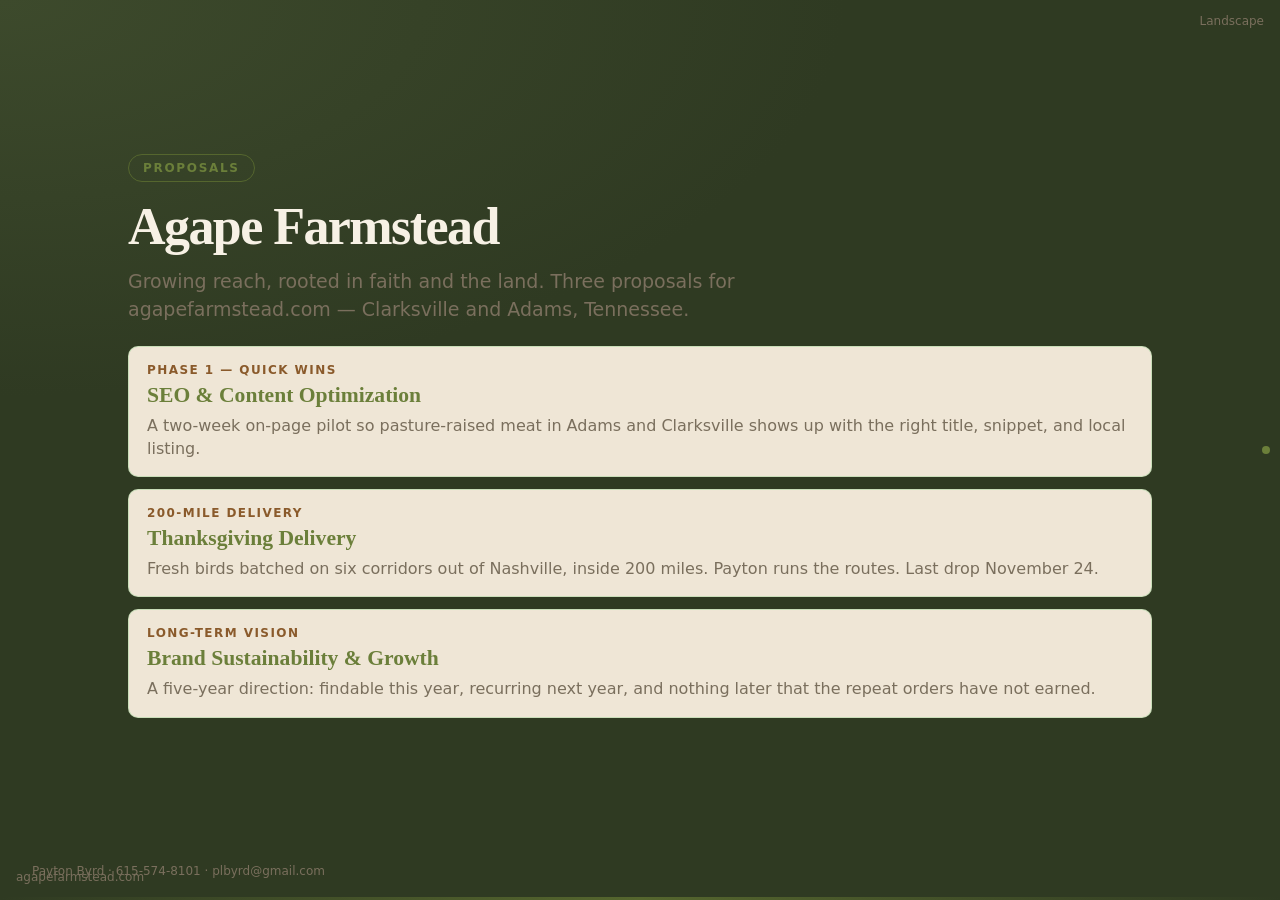
<file: examples/agape-farmstead/docs/index.html>
<!DOCTYPE html>
<html lang="en" class="deck-portrait">
<head>
<meta charset="UTF-8">
<meta name="viewport" content="width=device-width, initial-scale=1.0">
<title>Agape Farmstead — Proposal Decks</title>
<meta name="description" content="Growing reach, rooted in faith and the land. Three proposals for agapefarmstead.com — Clarksville and Adams, Tennessee.">
<meta property="og:title" content="Agape Farmstead">
<meta property="og:description" content="Growing reach, rooted in faith and the land. Three proposals for agapefarmstead.com — Clarksville and Adams, Tennessee.">
<meta property="og:type" content="website">
<meta name="theme-color" content="#3d4a2c">
<link rel="stylesheet" href="theme.css">
<link rel="stylesheet" href="deck.css">
</head>
<body>
<div class="bar" id="bar"></div>
<a class="flip" href="index.wide.html">Landscape</a>
<nav class="dots" id="dots"></nav>
<a class="site-link" href="https://www.agapefarmstead.com">agapefarmstead.com</a>
<section class="slide hero" id="s1"><div class="inner">
  <span class="tag">Proposals</span>
  <h1>Agape Farmstead</h1>
  <p class="sub">Growing reach, rooted in faith and the land. Three proposals for agapefarmstead.com — Clarksville and Adams, Tennessee.</p>
  <div class="deck-links" style="margin-top:22px">
    <a class="card deck-link" href="seo.html">
      <div class="pillar">Phase 1 — Quick Wins</div>
      <h3>SEO &amp; Content Optimization</h3>
      <p>A two-week on-page pilot so pasture-raised meat in Adams and Clarksville shows up with the right title, snippet, and local listing.</p>
    </a>
    <a class="card deck-link" href="thanksgiving.html">
      <div class="pillar">200-Mile Delivery</div>
      <h3>Thanksgiving Delivery</h3>
      <p>Fresh birds batched on six corridors out of Nashville, inside 200 miles. Payton runs the routes. Last drop November 24.</p>
    </a>
    <a class="card deck-link" href="brand.html">
      <div class="pillar">Long-Term Vision</div>
      <h3>Brand Sustainability &amp; Growth</h3>
      <p>A five-year direction: findable this year, recurring next year, and nothing later that the repeat orders have not earned.</p>
    </a>
  </div>
  <p class="footer-note" style="margin-top:18px">Payton Byrd &#183; 615-574-8101 &#183; plbyrd@gmail.com</p>
</div></section>

<script>
  const slides = document.querySelectorAll(".slide");
  const dots = document.getElementById("dots");
  const bar = document.getElementById("bar");
  slides.forEach((s, i) => { const a = document.createElement("a"); a.href = "#s" + (i + 1); dots.appendChild(a); });
  const dotLinks = dots.querySelectorAll("a");
  function update() {
    const y = window.scrollY;
    const h = document.documentElement.scrollHeight - window.innerHeight;
    bar.style.width = (h > 0 ? (y / h) * 100 : 0) + "%";
    let active = 0;
    slides.forEach((s, i) => { if (s.offsetTop - window.innerHeight / 2 <= y) active = i; });
    dotLinks.forEach((d, i) => d.classList.toggle("active", i === active));
  }
  window.addEventListener("scroll", update, { passive: true });
  update();
</script>
</body>
</html>
</file>
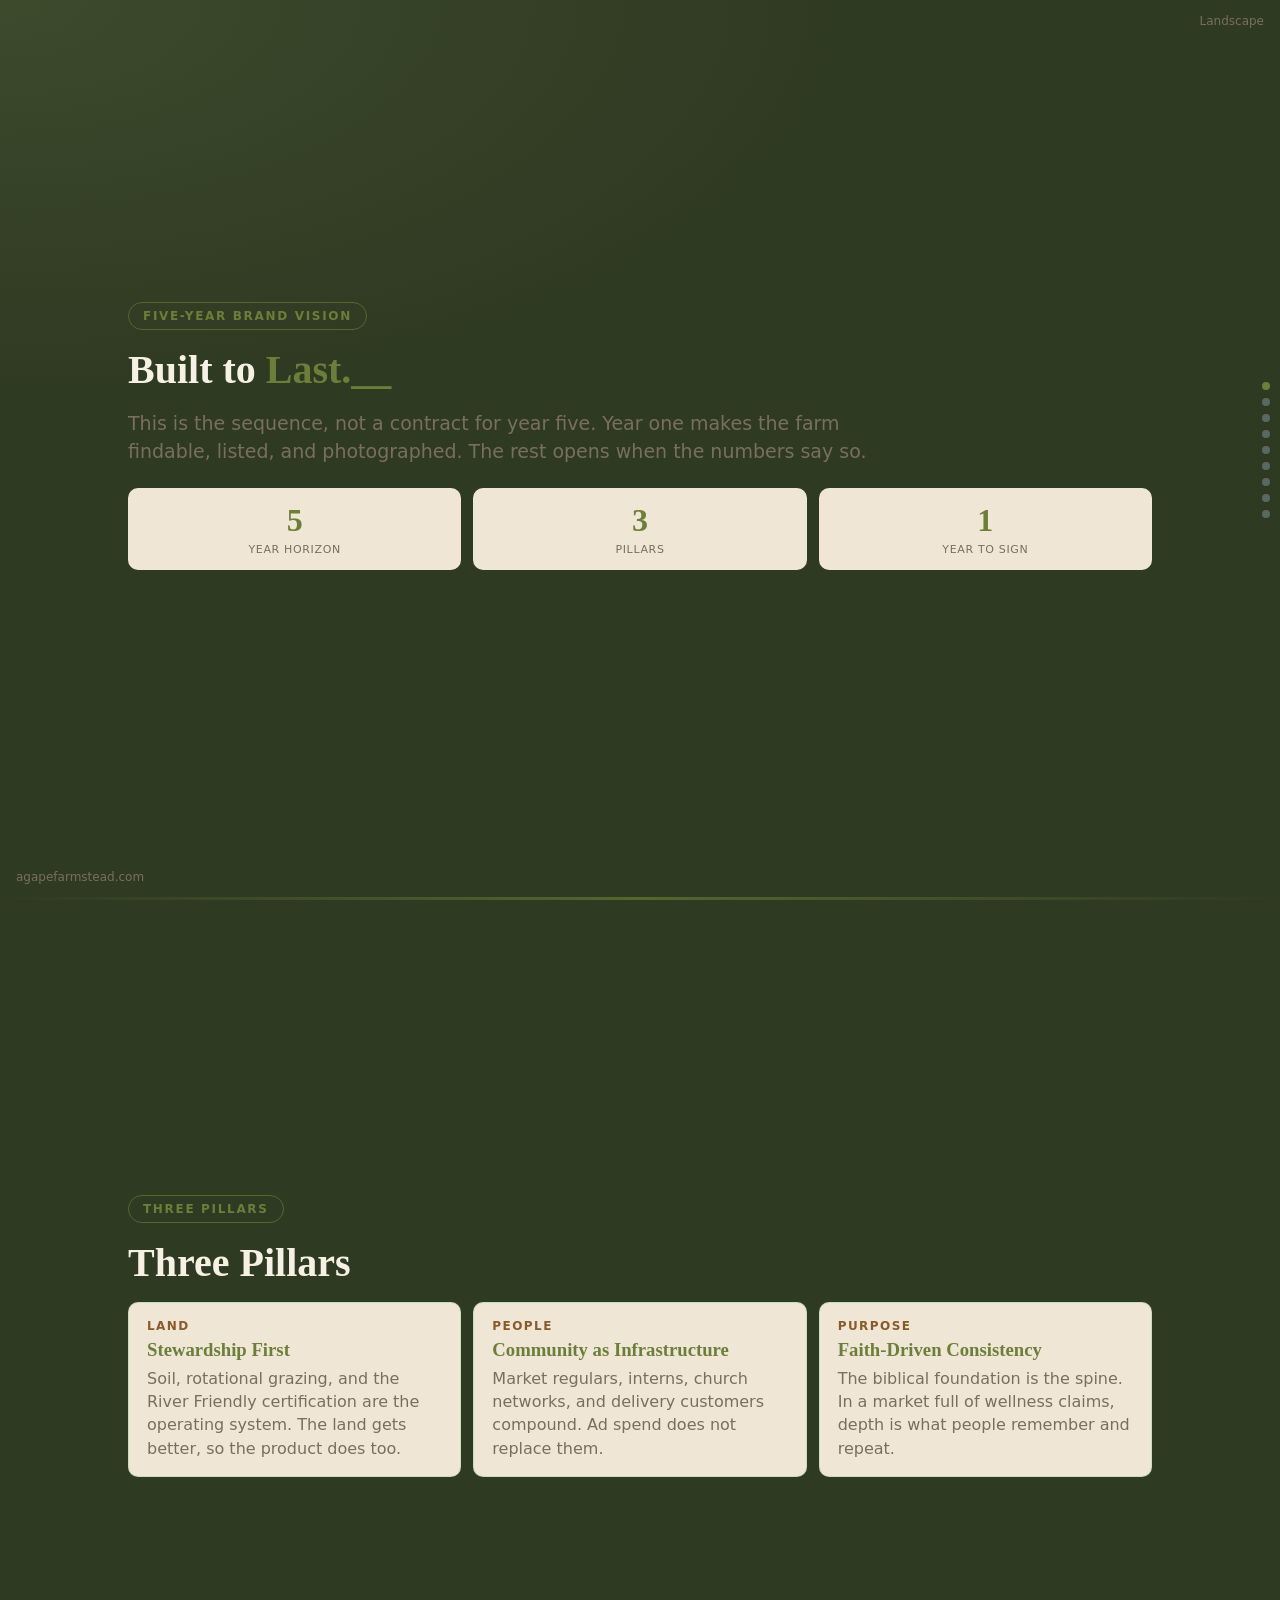
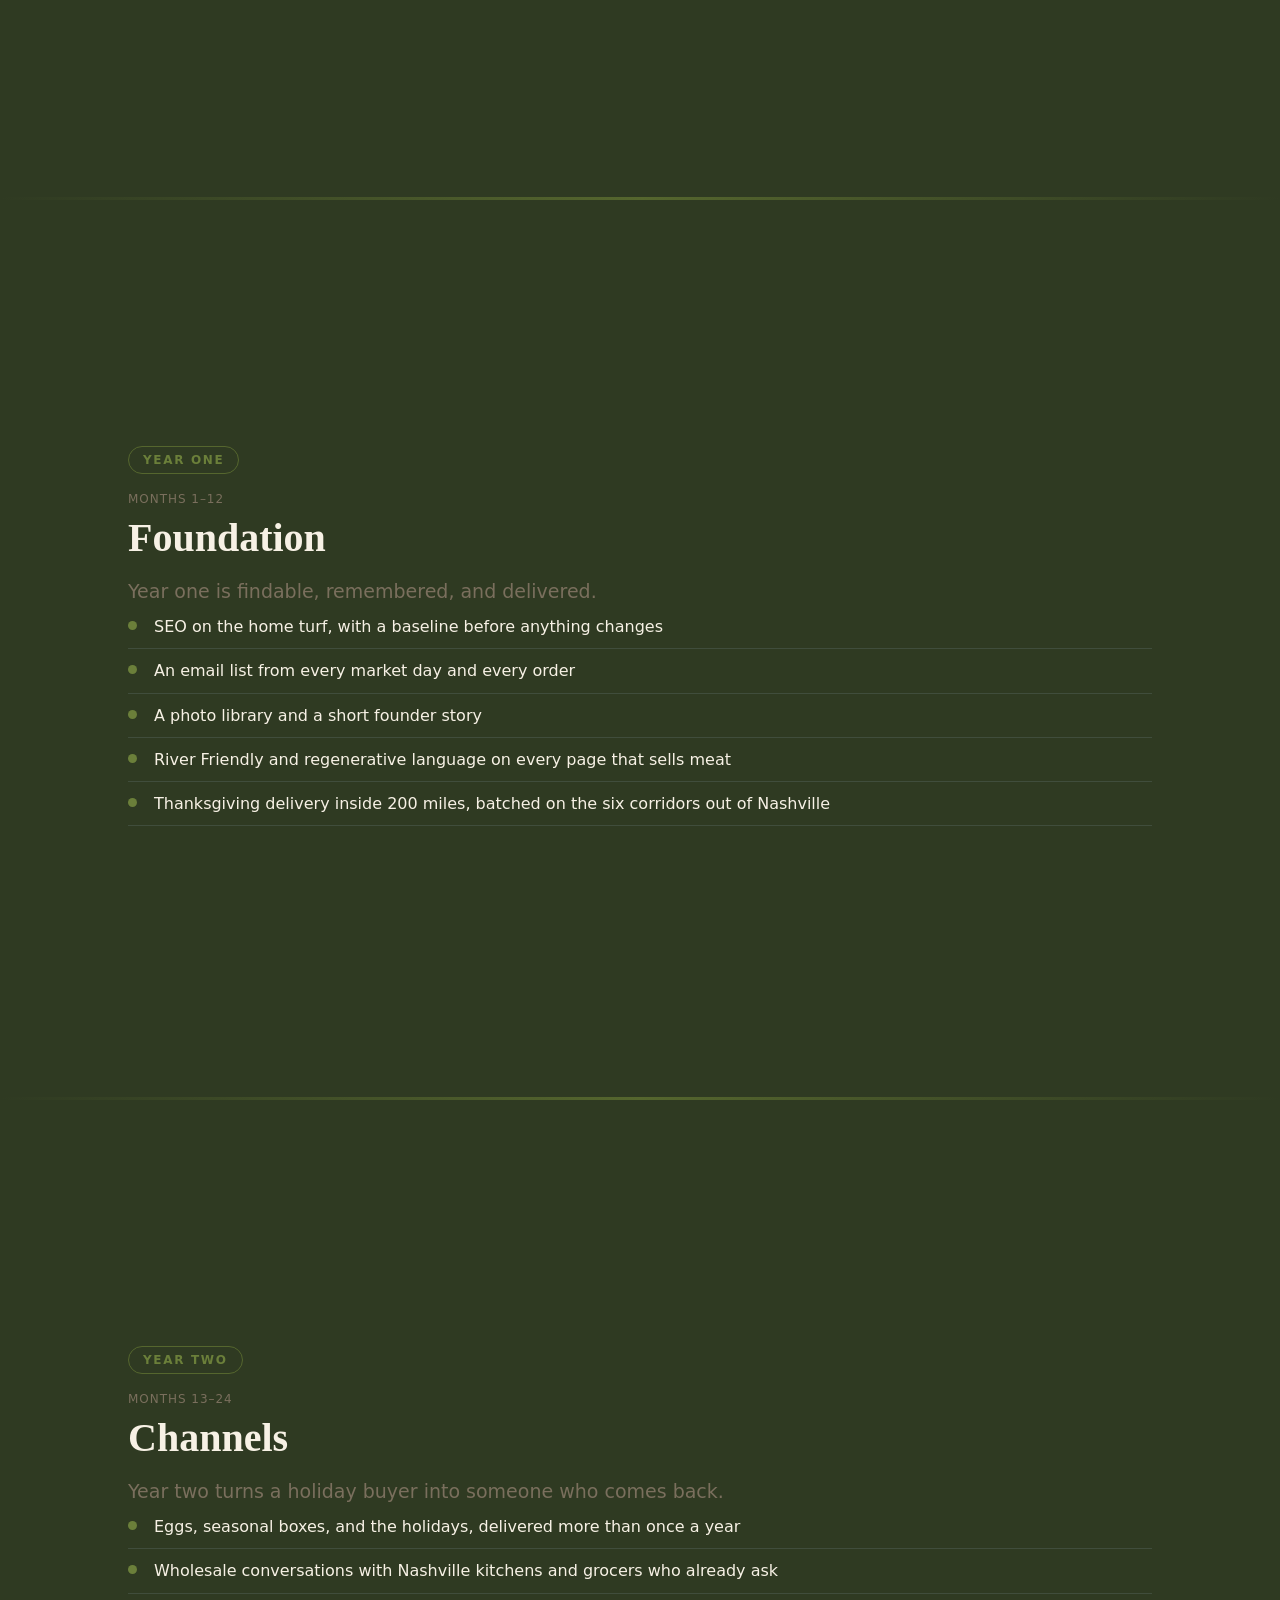
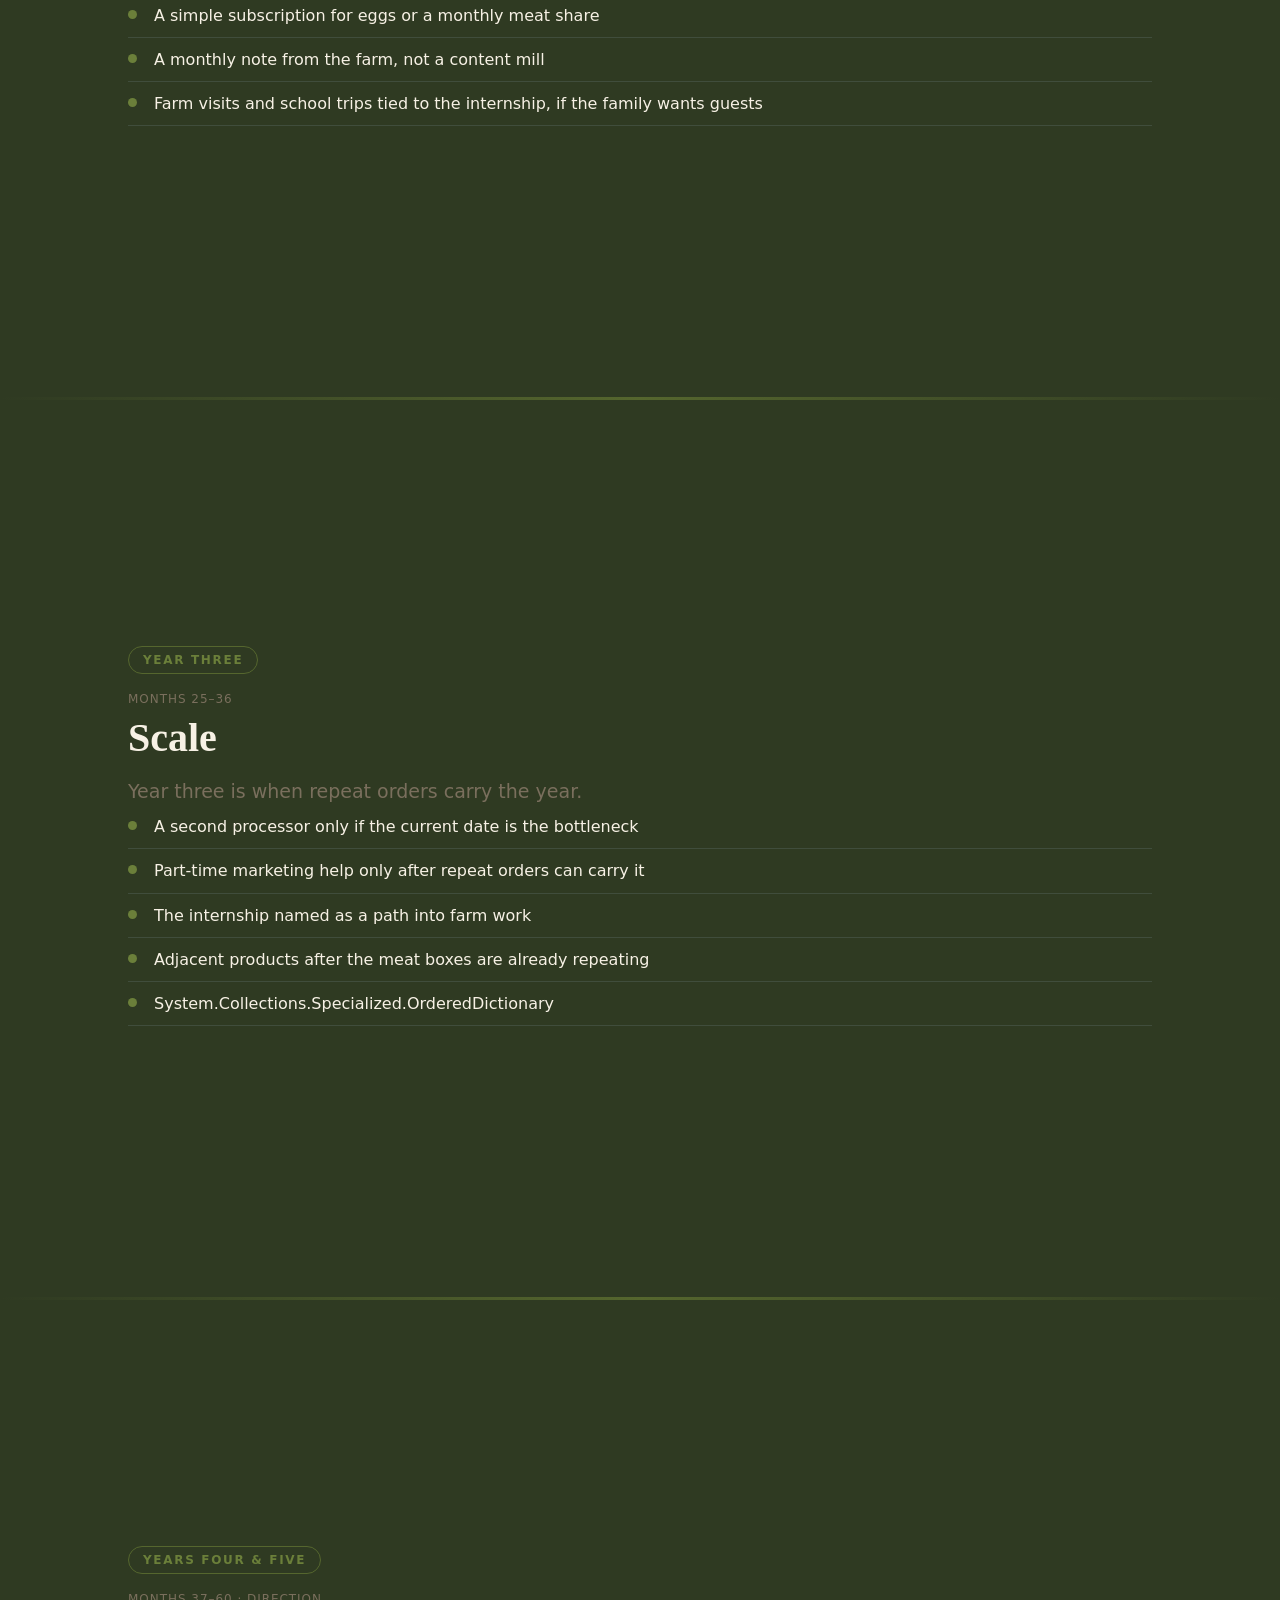
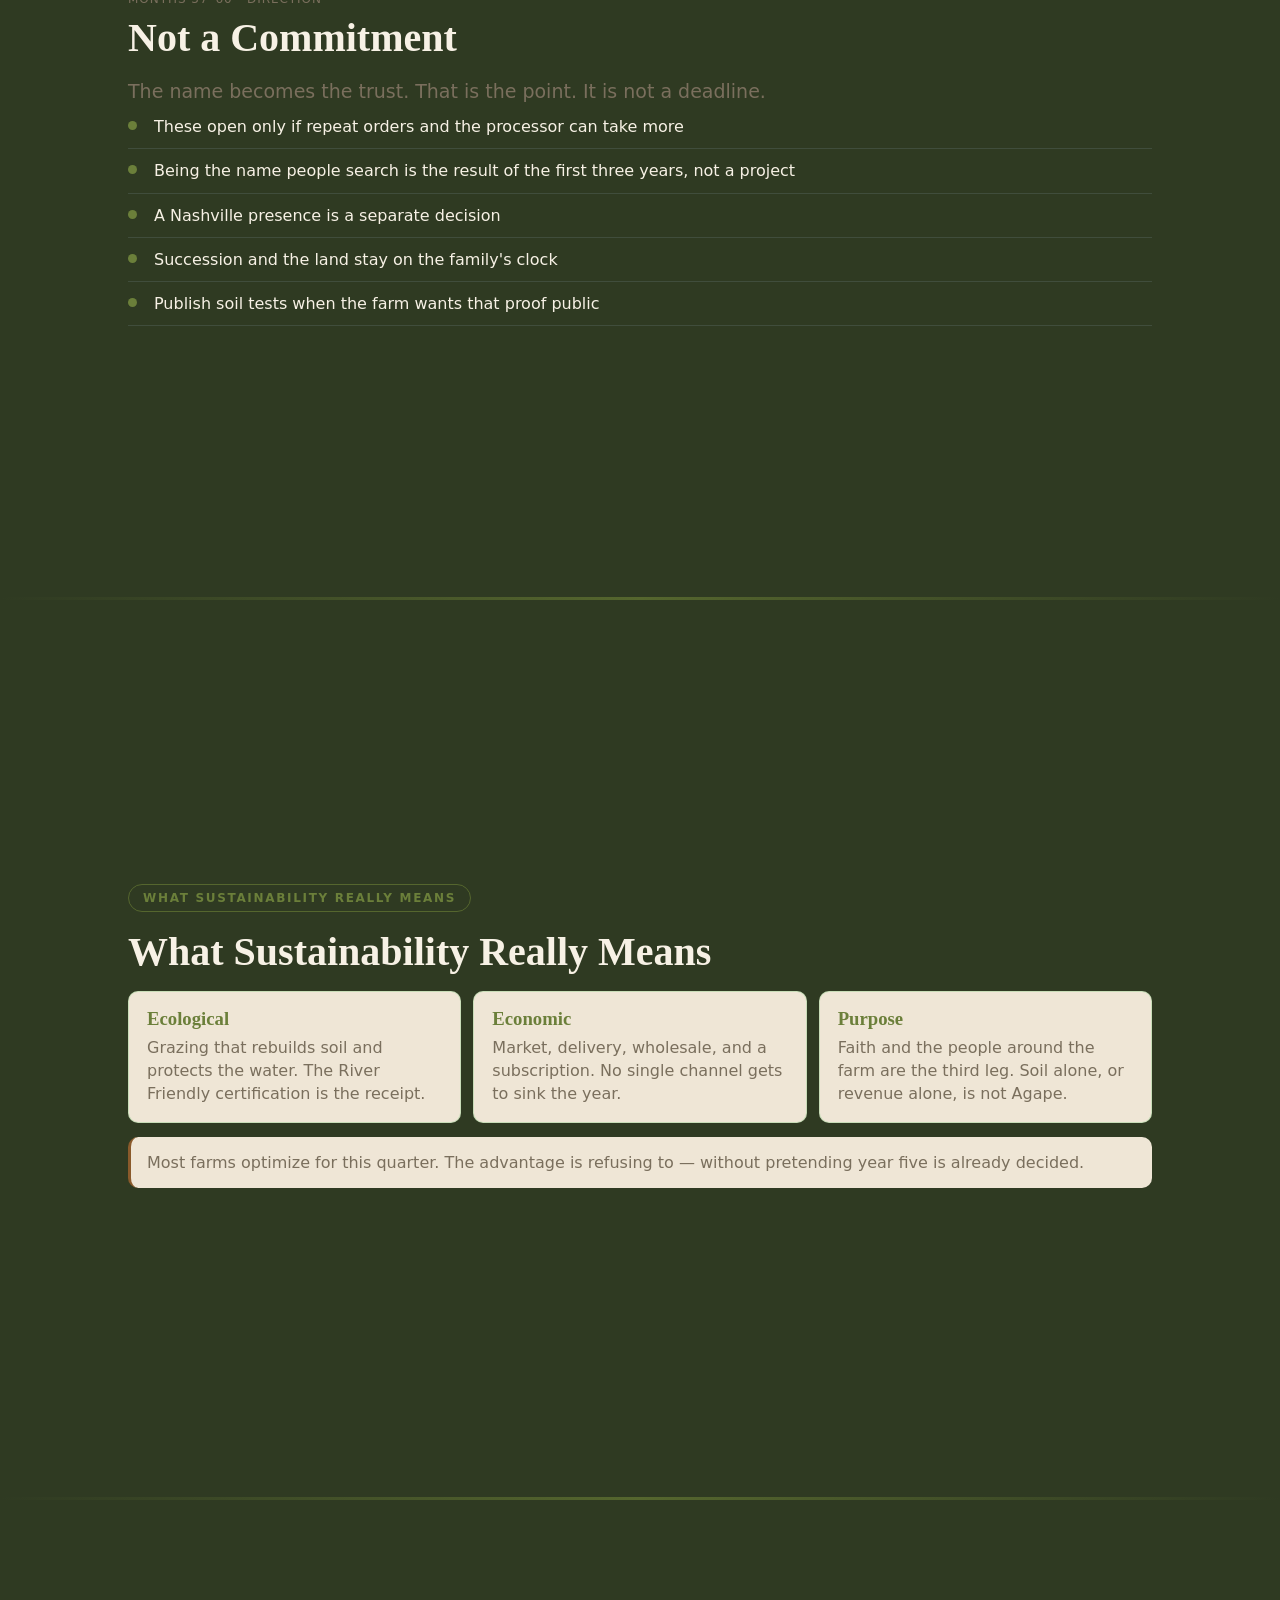
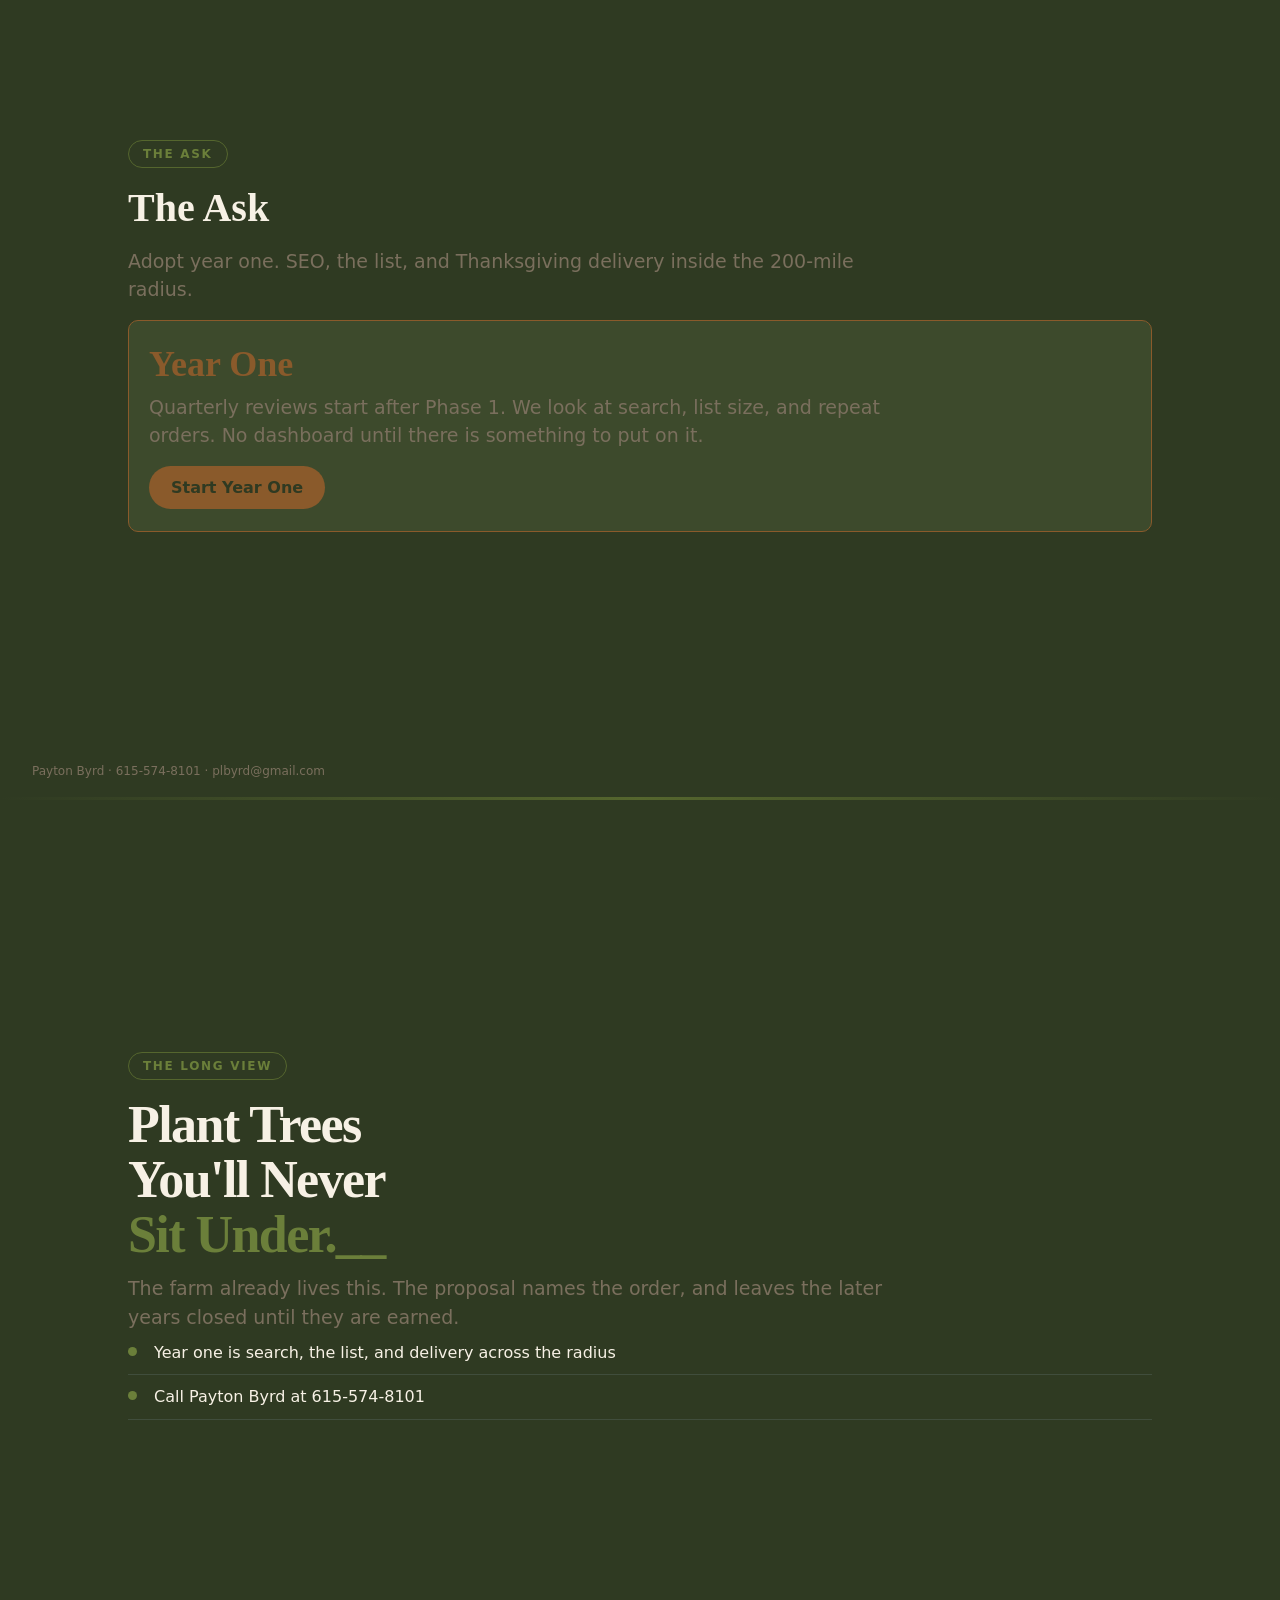
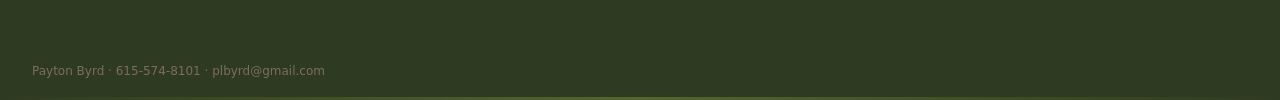
<file: examples/agape-farmstead/docs/brand.html>
<!DOCTYPE html>
<html lang="en" class="deck-portrait">
<head>
<meta charset="UTF-8">
<meta name="viewport" content="width=device-width, initial-scale=1.0">
<title>Brand Sustainability & Growth — Agape Farmstead</title>
<meta name="description" content="Year one is search, a customer list, and a record of the farm. Later years open only if repeat orders and processing capacity can carry them.">
<meta property="og:title" content="Brand Sustainability & Growth">
<meta property="og:description" content="A five-year direction: findable this year, recurring next year, and nothing later that the repeat orders have not earned.">
<meta property="og:type" content="website">
<meta name="theme-color" content="#3d4a2c">
<link rel="stylesheet" href="theme.css">
<link rel="stylesheet" href="deck.css">
</head>
<body>
<div class="bar" id="bar"></div>
<a class="flip" href="brand.wide.html">Landscape</a>
<nav class="dots" id="dots"></nav>
<a class="site-link" href="https://www.agapefarmstead.com">agapefarmstead.com</a>
<section class="slide hero" id="s1">
  <div class="inner">
    <span class="tag">Five-Year Brand Vision</span>
    <h2>Built to <span class="accent">Last.__</span></h2>
    <p class="sub">This is the sequence, not a contract for year five. Year one makes the farm findable, listed, and photographed. The rest opens when the numbers say so.</p>
    <div class="stat-row">
      <div class="stat"><div class="n">5</div><div class="l">Year Horizon</div></div>
      <div class="stat"><div class="n">3</div><div class="l">Pillars</div></div>
      <div class="stat"><div class="n">1</div><div class="l">Year to Sign</div></div>
    </div>
  </div>
</section>

<section class="slide cards" id="s2">
  <div class="inner">
    <span class="tag">Three Pillars</span>
    <h2>Three Pillars</h2>
    <div class="two-col">
      <div class="card">
        <div class="pillar">Land</div>
        <h3>Stewardship First</h3>
        <p>Soil, rotational grazing, and the River Friendly certification are the operating system. The land gets better, so the product does too.</p>
      </div>
      <div class="card">
        <div class="pillar">People</div>
        <h3>Community as Infrastructure</h3>
        <p>Market regulars, interns, church networks, and delivery customers compound. Ad spend does not replace them.</p>
      </div>
      <div class="card">
        <div class="pillar">Purpose</div>
        <h3>Faith-Driven Consistency</h3>
        <p>The biblical foundation is the spine. In a market full of wellness claims, depth is what people remember and repeat.</p>
      </div>
    </div>
  </div>
</section>

<section class="slide phase" id="s3">
  <div class="inner">
    <span class="tag">Year One</span>
    <div class="timeline">Months 1–12</div>
    <h2>Foundation</h2>
    <p class="sub">Year one is findable, remembered, and delivered.</p>
    <ul>
      <li>SEO on the home turf, with a baseline before anything changes</li>
      <li>An email list from every market day and every order</li>
      <li>A photo library and a short founder story</li>
      <li>River Friendly and regenerative language on every page that sells meat</li>
      <li>Thanksgiving delivery inside 200 miles, batched on the six corridors out of Nashville</li>
    </ul>
  </div>
</section>

<section class="slide phase" id="s4">
  <div class="inner">
    <span class="tag">Year Two</span>
    <div class="timeline">Months 13–24</div>
    <h2>Channels</h2>
    <p class="sub">Year two turns a holiday buyer into someone who comes back.</p>
    <ul>
      <li>Eggs, seasonal boxes, and the holidays, delivered more than once a year</li>
      <li>Wholesale conversations with Nashville kitchens and grocers who already ask</li>
      <li>A simple subscription for eggs or a monthly meat share</li>
      <li>A monthly note from the farm, not a content mill</li>
      <li>Farm visits and school trips tied to the internship, if the family wants guests</li>
    </ul>
  </div>
</section>

<section class="slide phase" id="s5">
  <div class="inner">
    <span class="tag">Year Three</span>
    <div class="timeline">Months 25–36</div>
    <h2>Scale</h2>
    <p class="sub">Year three is when repeat orders carry the year.</p>
    <ul>
      <li>A second processor only if the current date is the bottleneck</li>
      <li>Part-time marketing help only after repeat orders can carry it</li>
      <li>The internship named as a path into farm work</li>
      <li>Adjacent products after the meat boxes are already repeating</li>
      <li>System.Collections.Specialized.OrderedDictionary</li>
    </ul>
  </div>
</section>

<section class="slide phase" id="s6">
  <div class="inner">
    <span class="tag">Years Four &amp; Five</span>
    <div class="timeline">Months 37–60 &#183; Direction</div>
    <h2>Not a Commitment</h2>
    <p class="sub">The name becomes the trust. That is the point. It is not a deadline.</p>
    <ul>
      <li>These open only if repeat orders and the processor can take more</li>
      <li>Being the name people search is the result of the first three years, not a project</li>
      <li>A Nashville presence is a separate decision</li>
      <li>Succession and the land stay on the family&#39;s clock</li>
      <li>Publish soil tests when the farm wants that proof public</li>
    </ul>
  </div>
</section>

<section class="slide cards" id="s7">
  <div class="inner">
    <span class="tag">What Sustainability Really Means</span>
    <h2>What Sustainability Really Means</h2>
    <div class="two-col">
      <div class="card">
        <h3>Ecological</h3>
        <p>Grazing that rebuilds soil and protects the water. The River Friendly certification is the receipt.</p>
      </div>
      <div class="card">
        <h3>Economic</h3>
        <p>Market, delivery, wholesale, and a subscription. No single channel gets to sink the year.</p>
      </div>
      <div class="card">
        <h3>Purpose</h3>
        <p>Faith and the people around the farm are the third leg. Soil alone, or revenue alone, is not Agape.</p>
      </div>
    </div>
    <div class="note-box">Most farms optimize for this quarter. The advantage is refusing to — without pretending year five is already decided.</div>
  </div>
</section>

<section class="slide ask" id="s8">
  <div class="inner">
    <span class="tag">The Ask</span>
    <h2>The Ask</h2>
    <p class="sub">Adopt year one. SEO, the list, and Thanksgiving delivery inside the 200-mile radius.</p>
    <div class="ask-box">
      <div class="price">Year One</div>
      <p class="sub" style="margin-top:8px">Quarterly reviews start after Phase 1. We look at search, list size, and repeat orders. No dashboard until there is something to put on it.</p>
      <a class="btn" href="mailto:plbyrd@gmail.com?subject=Agape%20Farmstead%20Year%20One">Start Year One</a>
    </div>
    <p class="footer-note">Payton Byrd &#183; 615-574-8101 &#183; plbyrd@gmail.com</p>
  </div>
</section>

<section class="slide close" id="s9">
  <div class="inner">
    <span class="tag">The Long View</span>
    <h1>Plant Trees<br>You'll Never<br><span class="accent">Sit Under.__</span></h1>
    <p class="sub">The farm already lives this. The proposal names the order, and leaves the later years closed until they are earned.</p>
    <ul>
      <li>Year one is search, the list, and delivery across the radius</li>
      <li>Call Payton Byrd at 615-574-8101</li>
    </ul>
    <p class="footer-note">Payton Byrd &#183; 615-574-8101 &#183; plbyrd@gmail.com</p>
  </div>
</section>
<script>
  const slides = document.querySelectorAll(".slide");
  const dots = document.getElementById("dots");
  const bar = document.getElementById("bar");
  slides.forEach((s, i) => { const a = document.createElement("a"); a.href = "#s" + (i + 1); dots.appendChild(a); });
  const dotLinks = dots.querySelectorAll("a");
  function update() {
    const y = window.scrollY;
    const h = document.documentElement.scrollHeight - window.innerHeight;
    bar.style.width = (h > 0 ? (y / h) * 100 : 0) + "%";
    let active = 0;
    slides.forEach((s, i) => { if (s.offsetTop - window.innerHeight / 2 <= y) active = i; });
    dotLinks.forEach((d, i) => d.classList.toggle("active", i === active));
  }
  window.addEventListener("scroll", update, { passive: true });
  update();
</script>
</body>
</html>
</file>
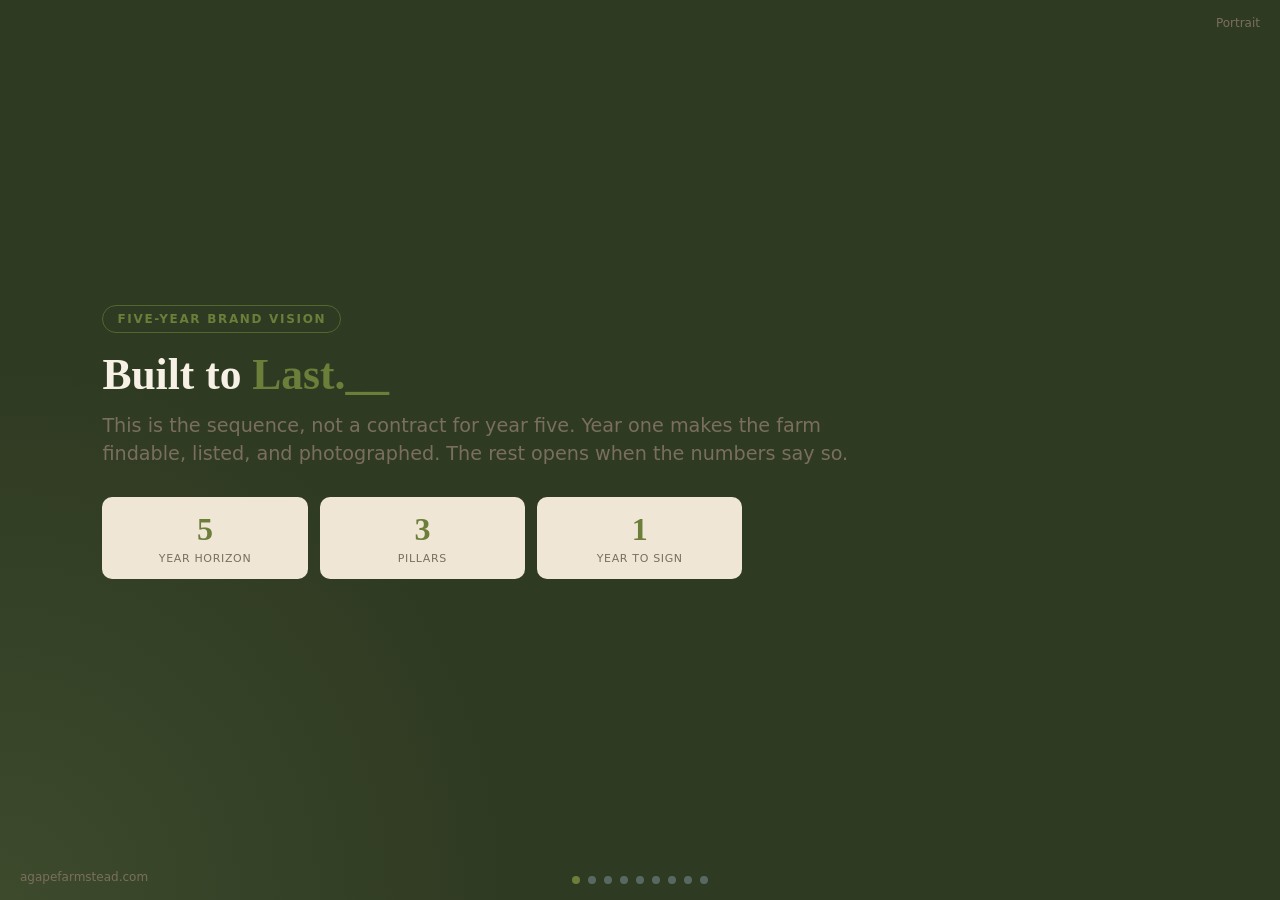
<file: examples/agape-farmstead/docs/brand.wide.html>
<!DOCTYPE html>
<html lang="en" class="deck-landscape">
<head>
<meta charset="UTF-8">
<meta name="viewport" content="width=device-width, initial-scale=1.0">
<title>Brand Sustainability & Growth — Agape Farmstead</title>
<meta name="description" content="Year one is search, a customer list, and a record of the farm. Later years open only if repeat orders and processing capacity can carry them.">
<meta property="og:title" content="Brand Sustainability & Growth">
<meta property="og:description" content="A five-year direction: findable this year, recurring next year, and nothing later that the repeat orders have not earned.">
<meta property="og:type" content="website">
<meta name="theme-color" content="#3d4a2c">
<link rel="stylesheet" href="theme.css">
<link rel="stylesheet" href="deck.css">
</head>
<body>
<div class="bar" id="bar"></div>
<a class="flip" href="brand.html">Portrait</a>
<nav class="dots" id="dots"></nav>
<a class="site-link" href="https://www.agapefarmstead.com">agapefarmstead.com</a>
<div class="stage" id="stage">
<div class="track" id="track">
<section class="slide hero" id="s1">
  <div class="inner">
    <span class="tag">Five-Year Brand Vision</span>
    <h2>Built to <span class="accent">Last.__</span></h2>
    <p class="sub">This is the sequence, not a contract for year five. Year one makes the farm findable, listed, and photographed. The rest opens when the numbers say so.</p>
    <div class="stat-row">
      <div class="stat"><div class="n">5</div><div class="l">Year Horizon</div></div>
      <div class="stat"><div class="n">3</div><div class="l">Pillars</div></div>
      <div class="stat"><div class="n">1</div><div class="l">Year to Sign</div></div>
    </div>
  </div>
</section>

<section class="slide cards" id="s2">
  <div class="inner">
    <span class="tag">Three Pillars</span>
    <h2>Three Pillars</h2>
    <div class="two-col">
      <div class="card">
        <div class="pillar">Land</div>
        <h3>Stewardship First</h3>
        <p>Soil, rotational grazing, and the River Friendly certification are the operating system. The land gets better, so the product does too.</p>
      </div>
      <div class="card">
        <div class="pillar">People</div>
        <h3>Community as Infrastructure</h3>
        <p>Market regulars, interns, church networks, and delivery customers compound. Ad spend does not replace them.</p>
      </div>
      <div class="card">
        <div class="pillar">Purpose</div>
        <h3>Faith-Driven Consistency</h3>
        <p>The biblical foundation is the spine. In a market full of wellness claims, depth is what people remember and repeat.</p>
      </div>
    </div>
  </div>
</section>

<section class="slide phase" id="s3">
  <div class="inner">
    <span class="tag">Year One</span>
    <div class="timeline">Months 1–12</div>
    <h2>Foundation</h2>
    <p class="sub">Year one is findable, remembered, and delivered.</p>
    <ul>
      <li>SEO on the home turf, with a baseline before anything changes</li>
      <li>An email list from every market day and every order</li>
      <li>A photo library and a short founder story</li>
      <li>River Friendly and regenerative language on every page that sells meat</li>
      <li>Thanksgiving delivery inside 200 miles, batched on the six corridors out of Nashville</li>
    </ul>
  </div>
</section>

<section class="slide phase" id="s4">
  <div class="inner">
    <span class="tag">Year Two</span>
    <div class="timeline">Months 13–24</div>
    <h2>Channels</h2>
    <p class="sub">Year two turns a holiday buyer into someone who comes back.</p>
    <ul>
      <li>Eggs, seasonal boxes, and the holidays, delivered more than once a year</li>
      <li>Wholesale conversations with Nashville kitchens and grocers who already ask</li>
      <li>A simple subscription for eggs or a monthly meat share</li>
      <li>A monthly note from the farm, not a content mill</li>
      <li>Farm visits and school trips tied to the internship, if the family wants guests</li>
    </ul>
  </div>
</section>

<section class="slide phase" id="s5">
  <div class="inner">
    <span class="tag">Year Three</span>
    <div class="timeline">Months 25–36</div>
    <h2>Scale</h2>
    <p class="sub">Year three is when repeat orders carry the year.</p>
    <ul>
      <li>A second processor only if the current date is the bottleneck</li>
      <li>Part-time marketing help only after repeat orders can carry it</li>
      <li>The internship named as a path into farm work</li>
      <li>Adjacent products after the meat boxes are already repeating</li>
      <li>System.Collections.Specialized.OrderedDictionary</li>
    </ul>
  </div>
</section>

<section class="slide phase" id="s6">
  <div class="inner">
    <span class="tag">Years Four &amp; Five</span>
    <div class="timeline">Months 37–60 &#183; Direction</div>
    <h2>Not a Commitment</h2>
    <p class="sub">The name becomes the trust. That is the point. It is not a deadline.</p>
    <ul>
      <li>These open only if repeat orders and the processor can take more</li>
      <li>Being the name people search is the result of the first three years, not a project</li>
      <li>A Nashville presence is a separate decision</li>
      <li>Succession and the land stay on the family&#39;s clock</li>
      <li>Publish soil tests when the farm wants that proof public</li>
    </ul>
  </div>
</section>

<section class="slide cards" id="s7">
  <div class="inner">
    <span class="tag">What Sustainability Really Means</span>
    <h2>What Sustainability Really Means</h2>
    <div class="two-col">
      <div class="card">
        <h3>Ecological</h3>
        <p>Grazing that rebuilds soil and protects the water. The River Friendly certification is the receipt.</p>
      </div>
      <div class="card">
        <h3>Economic</h3>
        <p>Market, delivery, wholesale, and a subscription. No single channel gets to sink the year.</p>
      </div>
      <div class="card">
        <h3>Purpose</h3>
        <p>Faith and the people around the farm are the third leg. Soil alone, or revenue alone, is not Agape.</p>
      </div>
    </div>
    <div class="note-box">Most farms optimize for this quarter. The advantage is refusing to — without pretending year five is already decided.</div>
  </div>
</section>

<section class="slide ask" id="s8">
  <div class="inner">
    <span class="tag">The Ask</span>
    <h2>The Ask</h2>
    <p class="sub">Adopt year one. SEO, the list, and Thanksgiving delivery inside the 200-mile radius.</p>
    <div class="ask-box">
      <div class="price">Year One</div>
      <p class="sub" style="margin-top:8px">Quarterly reviews start after Phase 1. We look at search, list size, and repeat orders. No dashboard until there is something to put on it.</p>
      <a class="btn" href="mailto:plbyrd@gmail.com?subject=Agape%20Farmstead%20Year%20One">Start Year One</a>
    </div>
    <p class="footer-note">Payton Byrd &#183; 615-574-8101 &#183; plbyrd@gmail.com</p>
  </div>
</section>

<section class="slide close" id="s9">
  <div class="inner">
    <span class="tag">The Long View</span>
    <h1>Plant Trees<br>You'll Never<br><span class="accent">Sit Under.__</span></h1>
    <p class="sub">The farm already lives this. The proposal names the order, and leaves the later years closed until they are earned.</p>
    <ul>
      <li>Year one is search, the list, and delivery across the radius</li>
      <li>Call Payton Byrd at 615-574-8101</li>
    </ul>
    <p class="footer-note">Payton Byrd &#183; 615-574-8101 &#183; plbyrd@gmail.com</p>
  </div>
</section>
</div>
</div>
<script>
  const stage = document.getElementById("stage");
  const track = document.getElementById("track");
  const slides = Array.from(track.children).filter((el) => el.classList.contains("slide"));
  const dots = document.getElementById("dots");
  const bar = document.getElementById("bar");
  let index = 0;
  let dragging = false;
  let originX = 0;
  let originY = 0;
  let dragX = 0;
  let moved = false;
  function width() { return stage.clientWidth || window.innerWidth; }
  function layoutSlides() {
    const w = width();
    slides.forEach((s) => { s.style.flex = "0 0 " + w + "px"; s.style.width = w + "px"; });
    track.style.width = (w * slides.length) + "px";
  }
  function place(offset, animate) {
    track.style.transition = animate ? "transform 280ms ease" : "none";
    track.style.transform = "translate3d(" + ((-index * width()) + offset) + "px,0,0)";
  }
  function paint() {
    const last = Math.max(1, slides.length - 1);
    bar.style.width = ((index / last) * 100) + "%";
    dotLinks.forEach((d, i) => d.classList.toggle("active", i === index));
  }
  function go(next) {
    index = Math.max(0, Math.min(slides.length - 1, next));
    place(0, true);
    paint();
  }
  slides.forEach((s, i) => {
    const a = document.createElement("a");
    a.href = "#s" + (i + 1);
    a.addEventListener("click", (e) => { e.preventDefault(); go(i); });
    dots.appendChild(a);
  });
  const dotLinks = dots.querySelectorAll("a");
  window.addEventListener("keydown", (e) => {
    if (e.key === "ArrowRight") go(index + 1);
    if (e.key === "ArrowLeft") go(index - 1);
  });
  stage.addEventListener("touchstart", (e) => {
    if (e.touches.length !== 1) return;
    dragging = true;
    moved = false;
    originX = e.touches[0].clientX;
    originY = e.touches[0].clientY;
    dragX = 0;
    place(0, false);
  }, { passive: false });
  document.addEventListener("touchmove", (e) => {
    if (!dragging || e.touches.length !== 1) return;
    const dx = e.touches[0].clientX - originX;
    const dy = e.touches[0].clientY - originY;
    if (Math.abs(dx) < 6 && Math.abs(dy) < 6) return;
    if (Math.abs(dy) > Math.abs(dx)) return;
    e.preventDefault();
    moved = true;
    dragX = dx;
    place(dx, false);
  }, { passive: false, capture: true });
  function finish() {
    if (!dragging) return;
    dragging = false;
    if (dragX <= -36) go(index + 1);
    else if (dragX >= 36) go(index - 1);
    else go(index);
  }
  document.addEventListener("touchend", finish);
  document.addEventListener("touchcancel", finish);
  document.addEventListener("click", (e) => {
    if (!moved) return;
    e.preventDefault();
    e.stopPropagation();
    moved = false;
  }, true);
  stage.addEventListener("pointerdown", (e) => {
    if (e.pointerType !== "mouse" || e.button !== 0) return;
    dragging = true;
    originX = e.clientX;
    dragX = 0;
    place(0, false);
  });
  stage.addEventListener("pointermove", (e) => {
    if (!dragging || e.pointerType !== "mouse" || (e.buttons & 1) === 0) return;
    dragX = e.clientX - originX;
    place(dragX, false);
  });
  stage.addEventListener("pointerup", (e) => { if (e.pointerType === "mouse") finish(); });
  window.addEventListener("resize", () => { layoutSlides(); place(0, false); });
  layoutSlides();
  go(0);
</script>
</body>
</html>
</file>
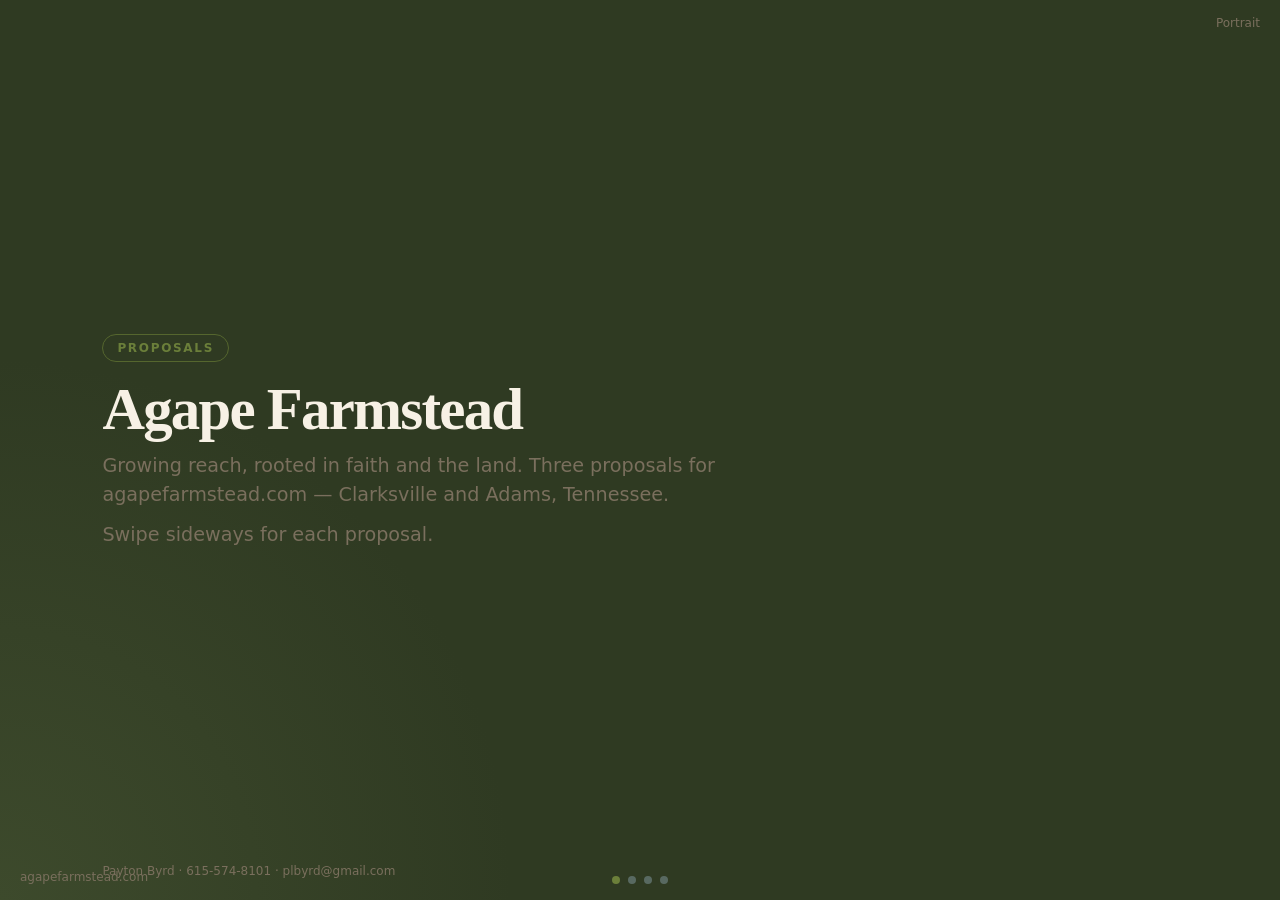
<file: examples/agape-farmstead/docs/index.wide.html>
<!DOCTYPE html>
<html lang="en" class="deck-landscape">
<head>
<meta charset="UTF-8">
<meta name="viewport" content="width=device-width, initial-scale=1.0">
<title>Agape Farmstead — Proposal Decks</title>
<meta name="description" content="Growing reach, rooted in faith and the land. Three proposals for agapefarmstead.com — Clarksville and Adams, Tennessee.">
<meta property="og:title" content="Agape Farmstead">
<meta property="og:description" content="Growing reach, rooted in faith and the land. Three proposals for agapefarmstead.com — Clarksville and Adams, Tennessee.">
<meta property="og:type" content="website">
<meta name="theme-color" content="#3d4a2c">
<link rel="stylesheet" href="theme.css">
<link rel="stylesheet" href="deck.css">
</head>
<body>
<div class="bar" id="bar"></div>
<a class="flip" href="index.html">Portrait</a>
<nav class="dots" id="dots"></nav>
<a class="site-link" href="https://www.agapefarmstead.com">agapefarmstead.com</a>
<div class="stage" id="stage">
<div class="track" id="track">
<section class="slide hero" id="s1"><div class="inner">
  <span class="tag">Proposals</span>
  <h1>Agape Farmstead</h1>
  <p class="sub">Growing reach, rooted in faith and the land. Three proposals for agapefarmstead.com — Clarksville and Adams, Tennessee.</p>
  <p class="sub">Swipe sideways for each proposal.</p>
  <p class="footer-note" style="margin-top:18px">Payton Byrd &#183; 615-574-8101 &#183; plbyrd@gmail.com</p>
</div></section>
<section class="slide cards" id="s2"><div class="inner">
  <span class="tag">Phase 1 — Quick Wins</span>
  <h2>SEO &amp; Content Optimization</h2>
  <p class="sub">A two-week on-page pilot so pasture-raised meat in Adams and Clarksville shows up with the right title, snippet, and local listing.</p>
  <p style="margin-top:18px"><a class="btn" href="seo.wide.html">Open</a></p>
</div></section>
<section class="slide cards" id="s3"><div class="inner">
  <span class="tag">200-Mile Delivery</span>
  <h2>Thanksgiving Delivery</h2>
  <p class="sub">Fresh birds batched on six corridors out of Nashville, inside 200 miles. Payton runs the routes. Last drop November 24.</p>
  <p style="margin-top:18px"><a class="btn" href="thanksgiving.wide.html">Open</a></p>
</div></section>
<section class="slide cards" id="s4"><div class="inner">
  <span class="tag">Long-Term Vision</span>
  <h2>Brand Sustainability &amp; Growth</h2>
  <p class="sub">A five-year direction: findable this year, recurring next year, and nothing later that the repeat orders have not earned.</p>
  <p style="margin-top:18px"><a class="btn" href="brand.wide.html">Open</a></p>
</div></section>

</div>
</div>
<script>
  const stage = document.getElementById("stage");
  const track = document.getElementById("track");
  const slides = Array.from(track.children).filter((el) => el.classList.contains("slide"));
  const dots = document.getElementById("dots");
  const bar = document.getElementById("bar");
  let index = 0;
  let dragging = false;
  let originX = 0;
  let originY = 0;
  let dragX = 0;
  let moved = false;
  function width() { return stage.clientWidth || window.innerWidth; }
  function layoutSlides() {
    const w = width();
    slides.forEach((s) => { s.style.flex = "0 0 " + w + "px"; s.style.width = w + "px"; });
    track.style.width = (w * slides.length) + "px";
  }
  function place(offset, animate) {
    track.style.transition = animate ? "transform 280ms ease" : "none";
    track.style.transform = "translate3d(" + ((-index * width()) + offset) + "px,0,0)";
  }
  function paint() {
    const last = Math.max(1, slides.length - 1);
    bar.style.width = ((index / last) * 100) + "%";
    dotLinks.forEach((d, i) => d.classList.toggle("active", i === index));
  }
  function go(next) {
    index = Math.max(0, Math.min(slides.length - 1, next));
    place(0, true);
    paint();
  }
  slides.forEach((s, i) => {
    const a = document.createElement("a");
    a.href = "#s" + (i + 1);
    a.addEventListener("click", (e) => { e.preventDefault(); go(i); });
    dots.appendChild(a);
  });
  const dotLinks = dots.querySelectorAll("a");
  window.addEventListener("keydown", (e) => {
    if (e.key === "ArrowRight") go(index + 1);
    if (e.key === "ArrowLeft") go(index - 1);
  });
  stage.addEventListener("touchstart", (e) => {
    if (e.touches.length !== 1) return;
    dragging = true;
    moved = false;
    originX = e.touches[0].clientX;
    originY = e.touches[0].clientY;
    dragX = 0;
    place(0, false);
  }, { passive: false });
  document.addEventListener("touchmove", (e) => {
    if (!dragging || e.touches.length !== 1) return;
    const dx = e.touches[0].clientX - originX;
    const dy = e.touches[0].clientY - originY;
    if (Math.abs(dx) < 6 && Math.abs(dy) < 6) return;
    if (Math.abs(dy) > Math.abs(dx)) return;
    e.preventDefault();
    moved = true;
    dragX = dx;
    place(dx, false);
  }, { passive: false, capture: true });
  function finish() {
    if (!dragging) return;
    dragging = false;
    if (dragX <= -36) go(index + 1);
    else if (dragX >= 36) go(index - 1);
    else go(index);
  }
  document.addEventListener("touchend", finish);
  document.addEventListener("touchcancel", finish);
  document.addEventListener("click", (e) => {
    if (!moved) return;
    e.preventDefault();
    e.stopPropagation();
    moved = false;
  }, true);
  stage.addEventListener("pointerdown", (e) => {
    if (e.pointerType !== "mouse" || e.button !== 0) return;
    dragging = true;
    originX = e.clientX;
    dragX = 0;
    place(0, false);
  });
  stage.addEventListener("pointermove", (e) => {
    if (!dragging || e.pointerType !== "mouse" || (e.buttons & 1) === 0) return;
    dragX = e.clientX - originX;
    place(dragX, false);
  });
  stage.addEventListener("pointerup", (e) => { if (e.pointerType === "mouse") finish(); });
  window.addEventListener("resize", () => { layoutSlides(); place(0, false); });
  layoutSlides();
  go(0);
</script>
</body>
</html>
</file>
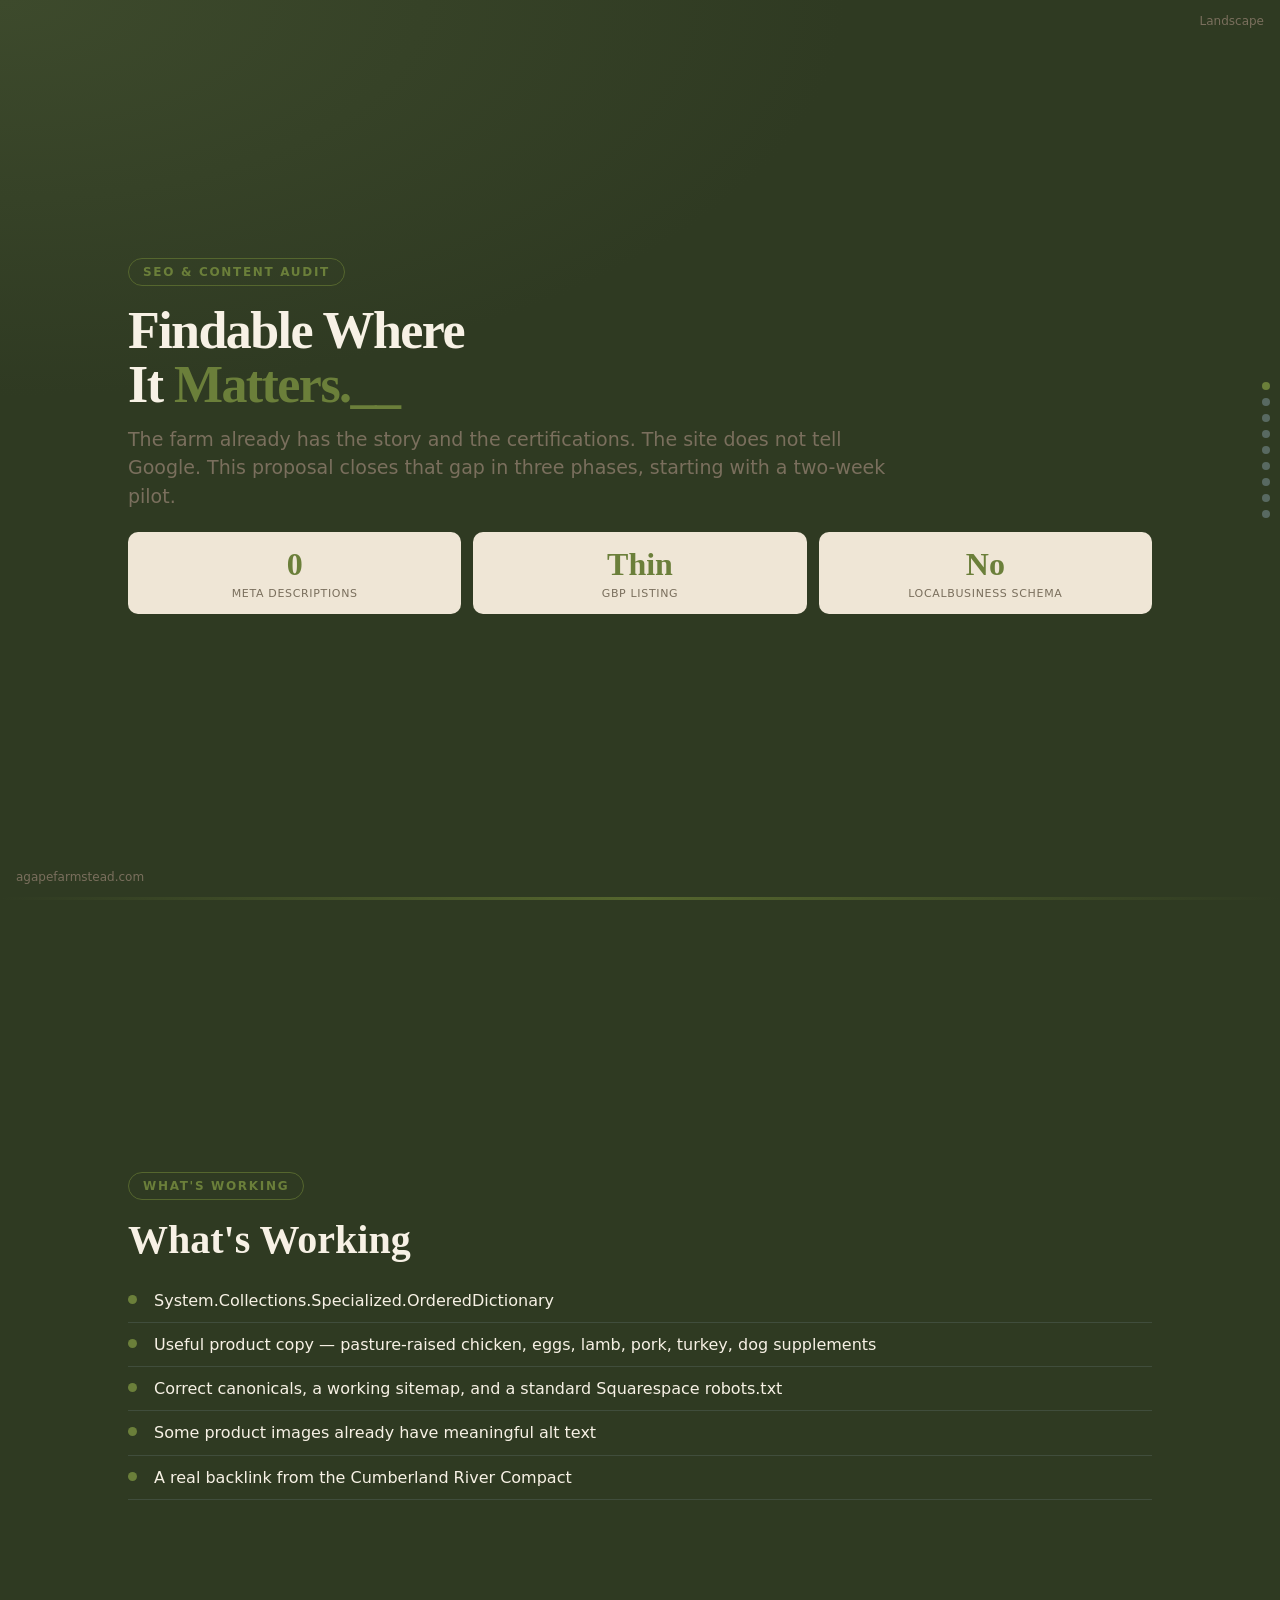
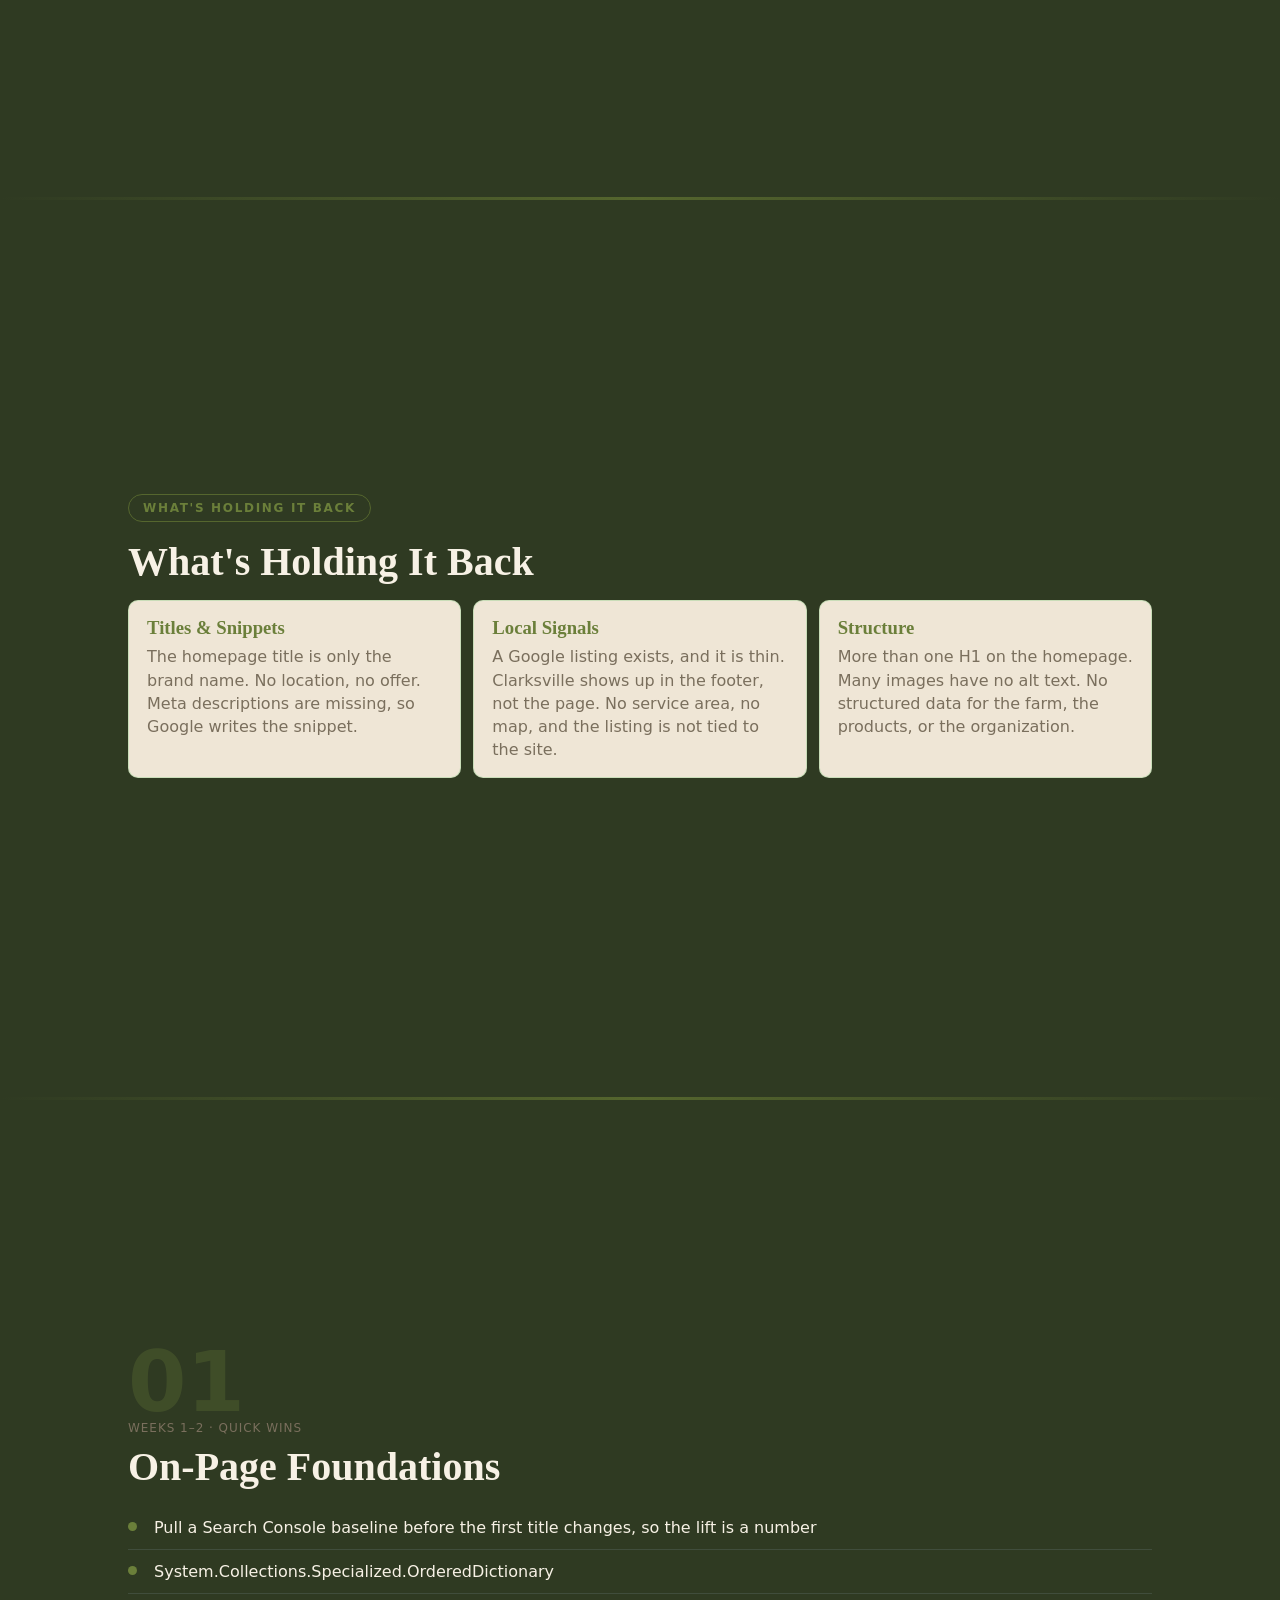
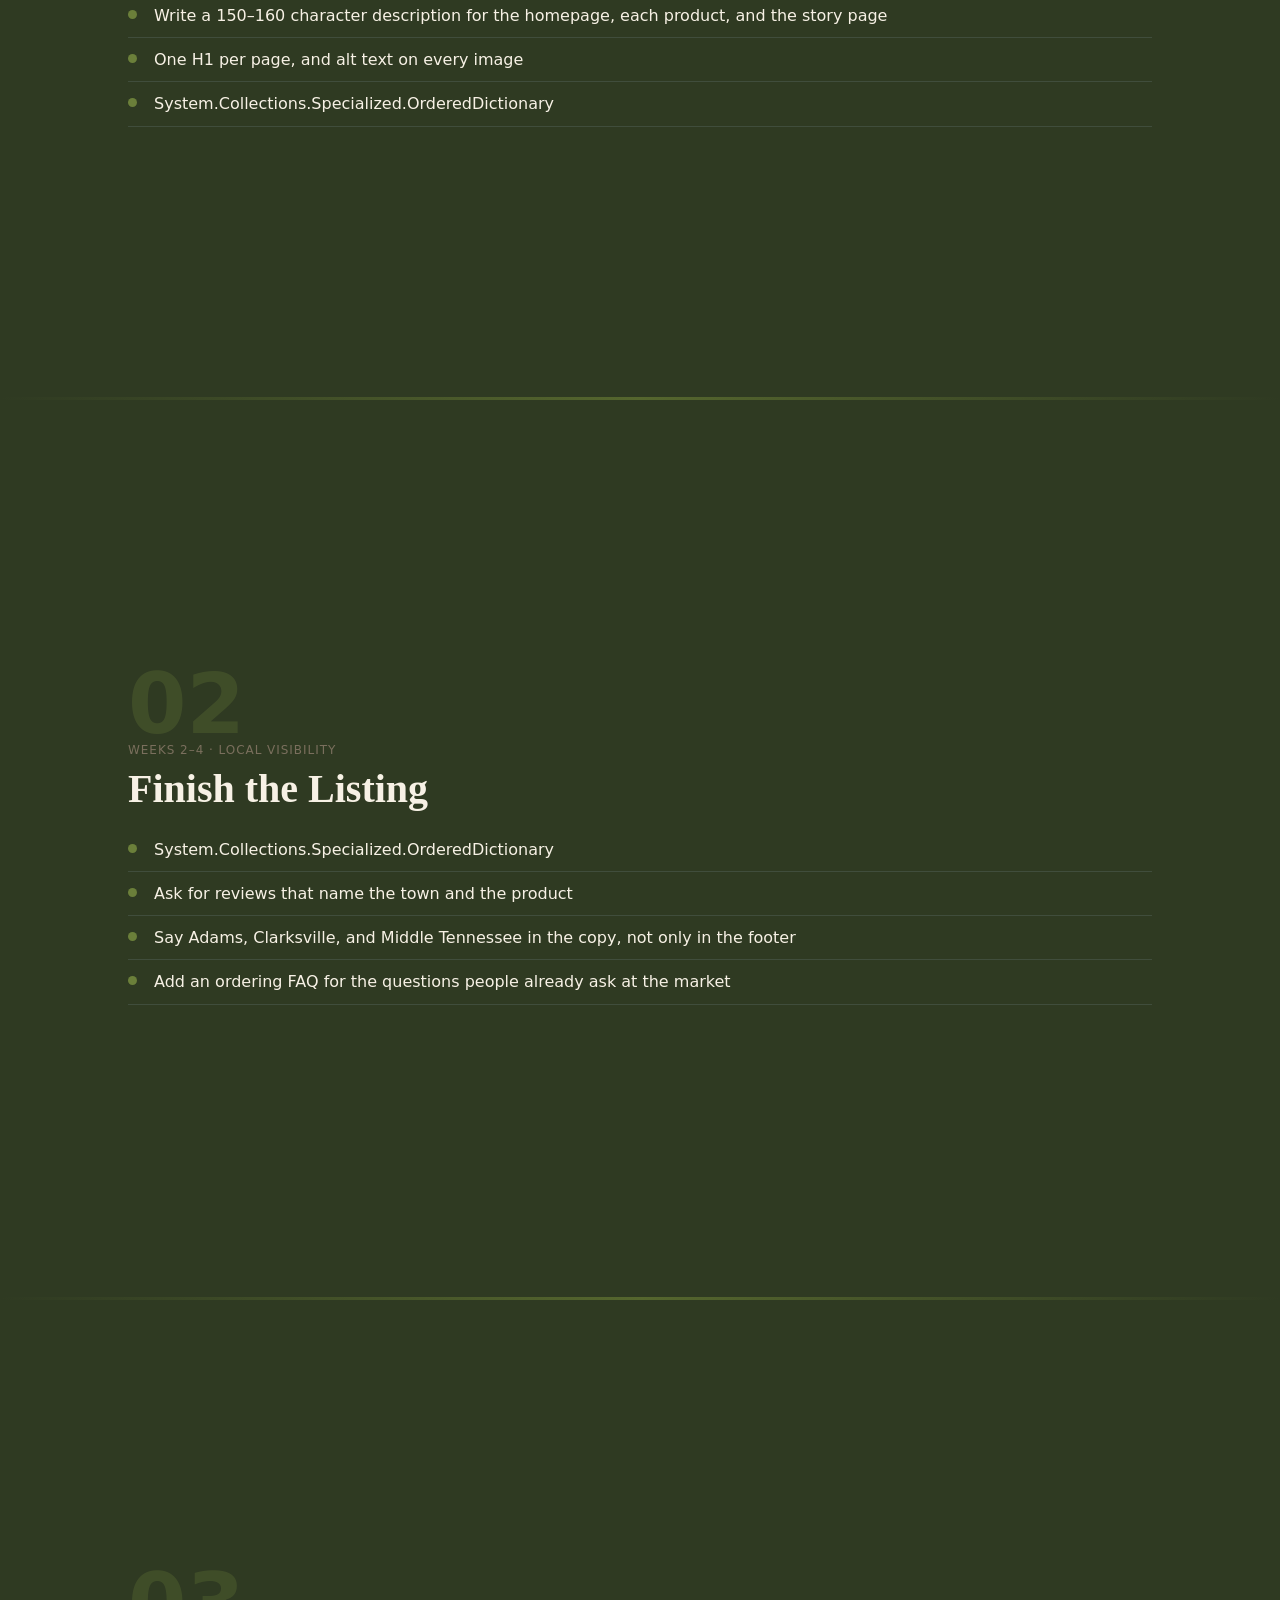
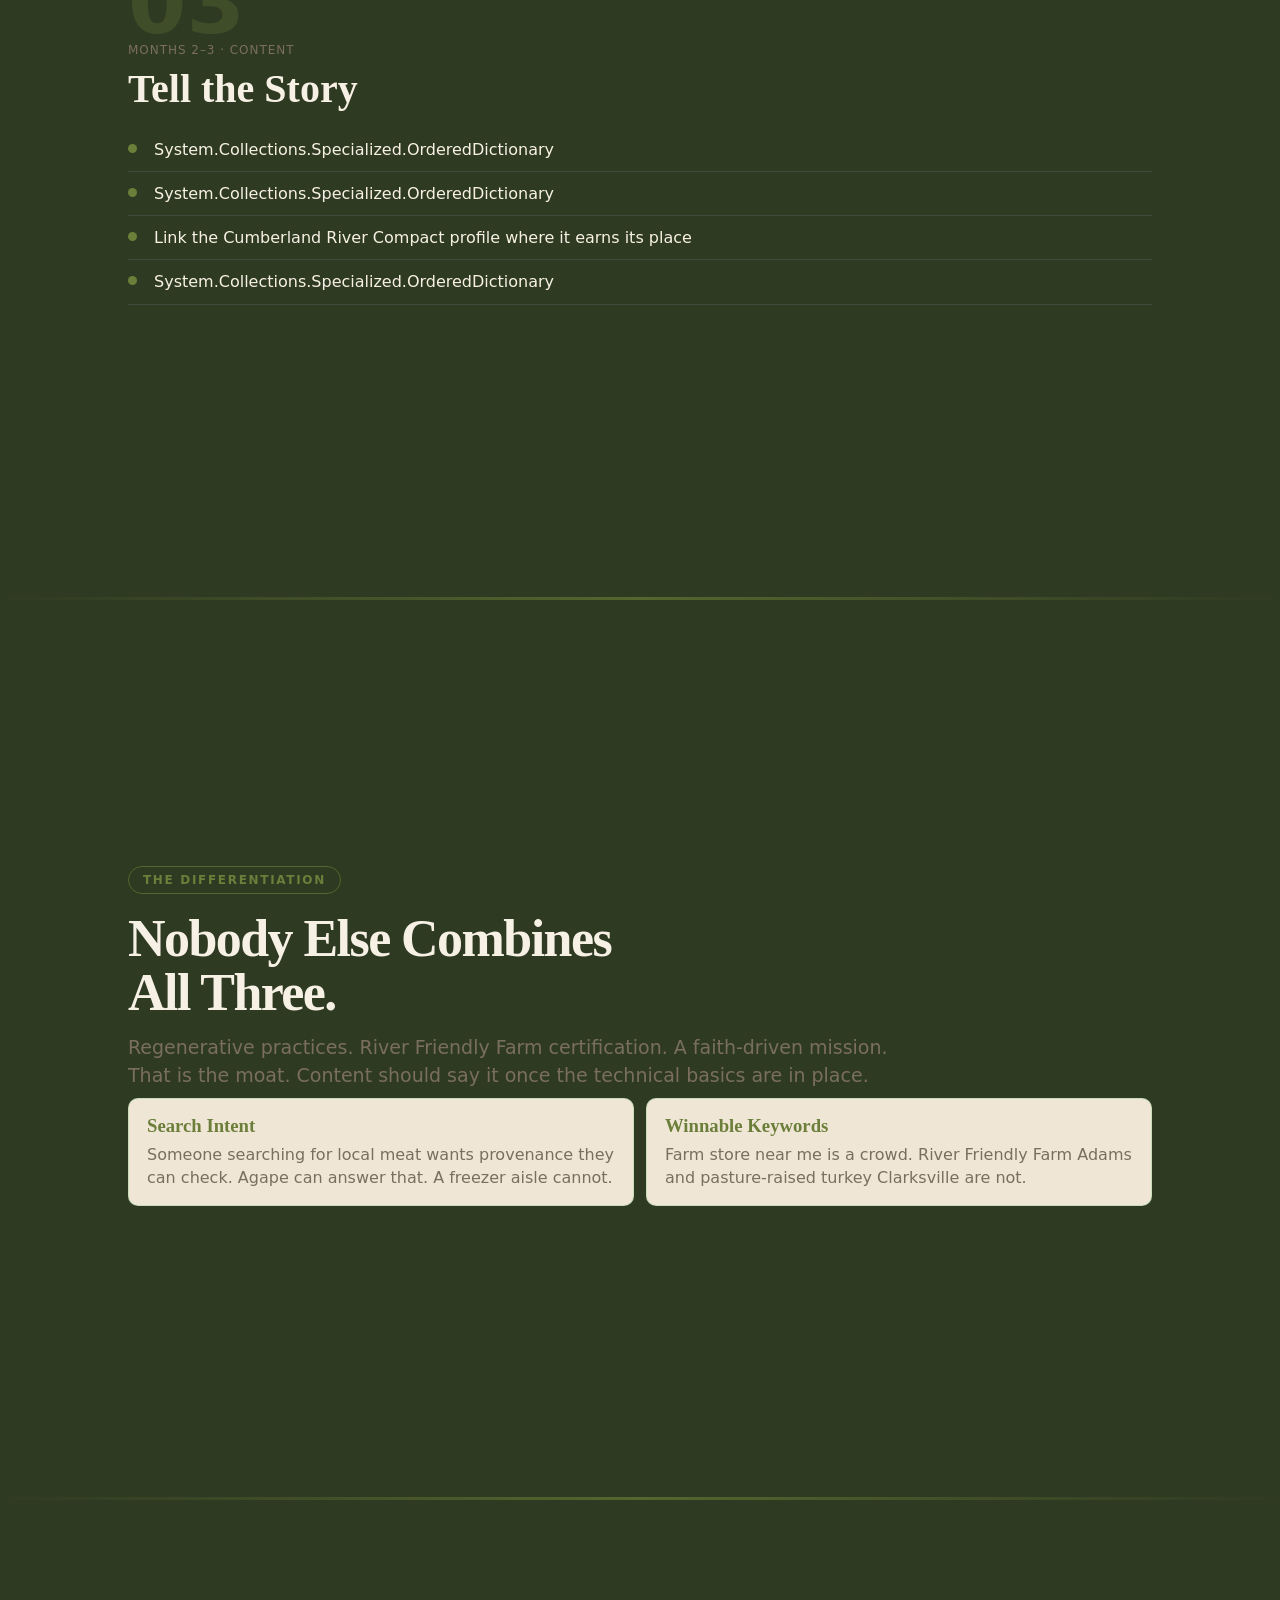
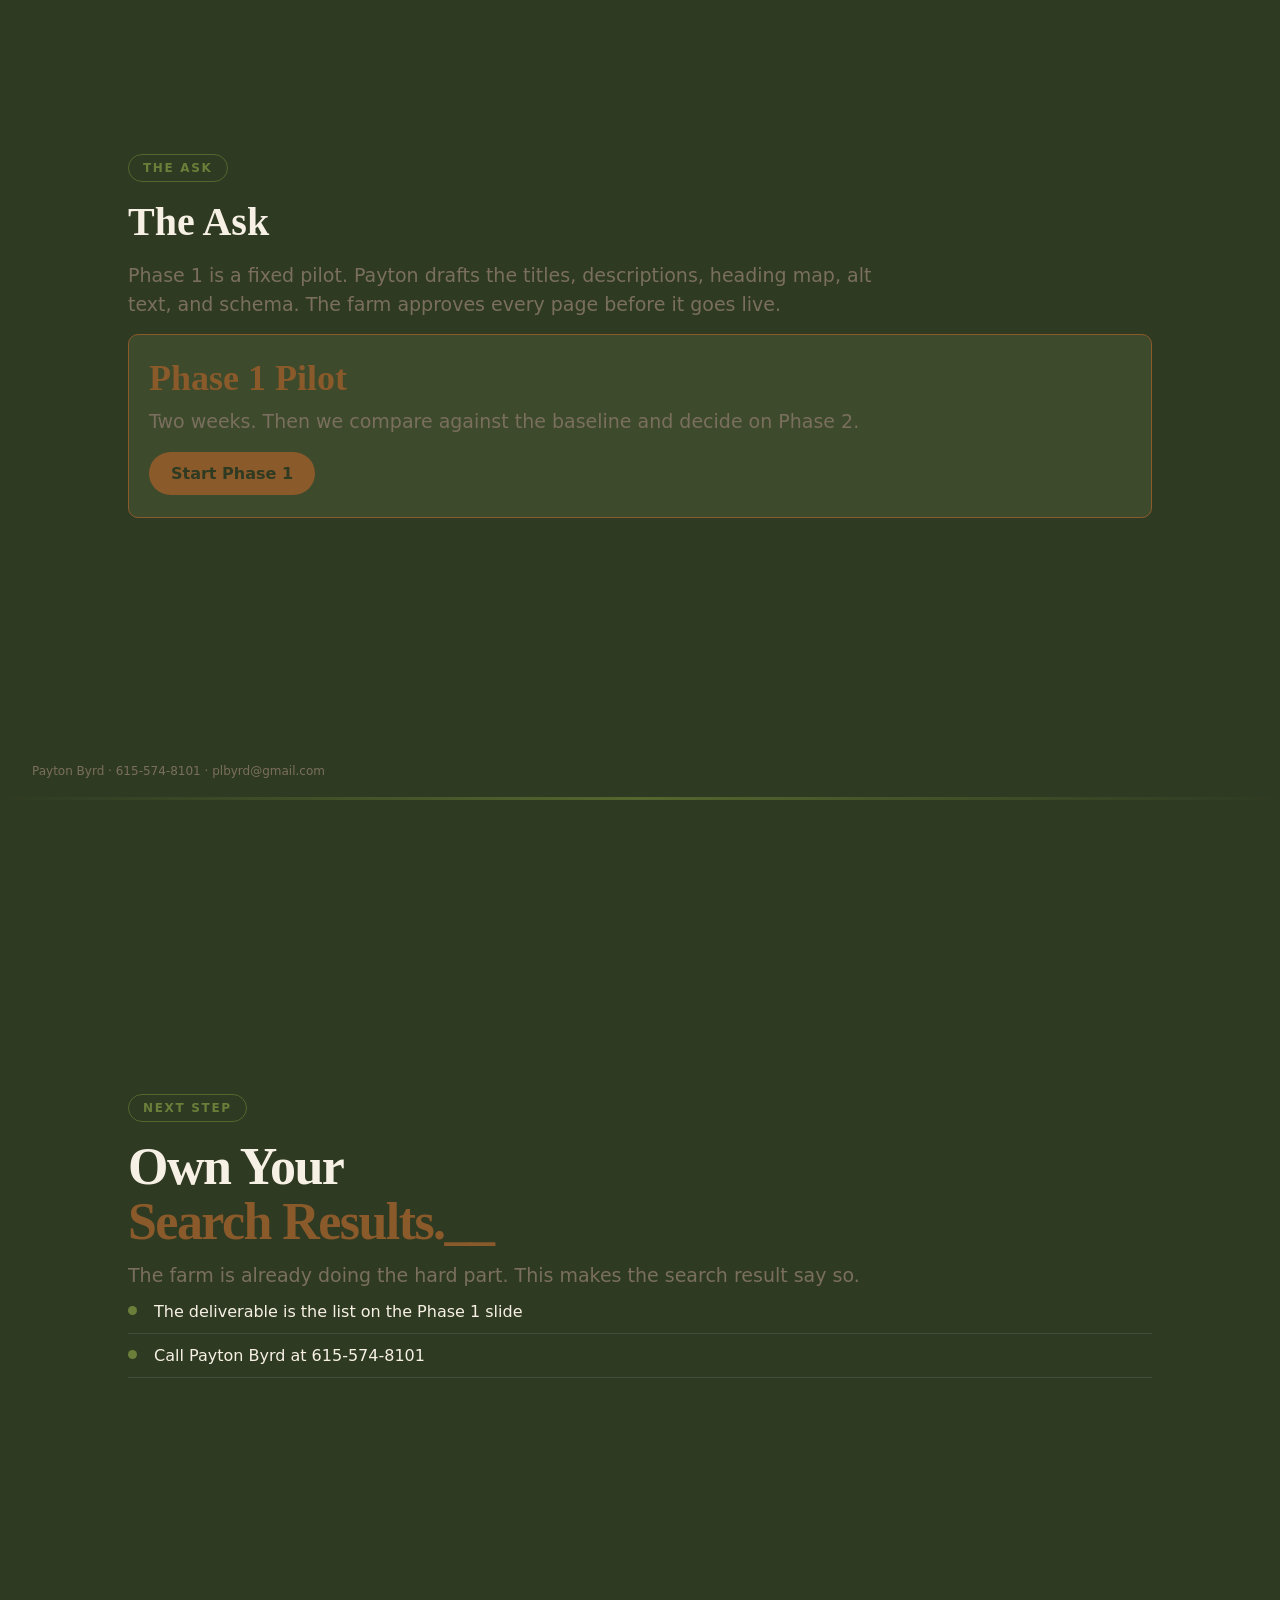
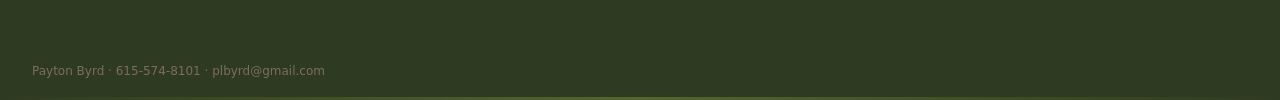
<file: examples/agape-farmstead/docs/seo.html>
<!DOCTYPE html>
<html lang="en" class="deck-portrait">
<head>
<meta charset="UTF-8">
<meta name="viewport" content="width=device-width, initial-scale=1.0">
<title>SEO & Content Optimization — Agape Farmstead</title>
<meta name="description" content="Phase 1 rewrites titles, descriptions, headings, alt text, and schema. Later phases finish the Google listing and a short content calendar.">
<meta property="og:title" content="SEO & Content Optimization">
<meta property="og:description" content="A two-week on-page pilot so pasture-raised meat in Adams and Clarksville shows up with the right title, snippet, and local listing.">
<meta property="og:type" content="website">
<meta name="theme-color" content="#3d4a2c">
<link rel="stylesheet" href="theme.css">
<link rel="stylesheet" href="deck.css">
</head>
<body>
<div class="bar" id="bar"></div>
<a class="flip" href="seo.wide.html">Landscape</a>
<nav class="dots" id="dots"></nav>
<a class="site-link" href="https://www.agapefarmstead.com">agapefarmstead.com</a>
<section class="slide hero" id="s1">
  <div class="inner">
    <span class="tag">SEO &amp; Content Audit</span>
    <h1>Findable Where<br>It <span class="accent">Matters.__</span></h1>
    <p class="sub">The farm already has the story and the certifications. The site does not tell Google. This proposal closes that gap in three phases, starting with a two-week pilot.</p>
    <div class="stat-row">
      <div class="stat"><div class="n">0</div><div class="l">Meta Descriptions</div></div>
      <div class="stat"><div class="n">Thin</div><div class="l">GBP Listing</div></div>
      <div class="stat"><div class="n">No</div><div class="l">LocalBusiness Schema</div></div>
    </div>
  </div>
</section>

<section class="slide list" id="s2">
  <div class="inner">
    <span class="tag">What&#39;s Working</span>
    <h2>What's Working</h2>
    <ul>
      <li>System.Collections.Specialized.OrderedDictionary</li>
      <li>Useful product copy — pasture-raised chicken, eggs, lamb, pork, turkey, dog supplements</li>
      <li>Correct canonicals, a working sitemap, and a standard Squarespace robots.txt</li>
      <li>Some product images already have meaningful alt text</li>
      <li>A real backlink from the Cumberland River Compact</li>
    </ul>
  </div>
</section>

<section class="slide cards" id="s3">
  <div class="inner">
    <span class="tag">What&#39;s Holding It Back</span>
    <h2>What's Holding It Back</h2>
    <div class="two-col">
      <div class="card">
        <h3>Titles &amp; Snippets</h3>
        <p>The homepage title is only the brand name. No location, no offer. Meta descriptions are missing, so Google writes the snippet.</p>
      </div>
      <div class="card">
        <h3>Local Signals</h3>
        <p>A Google listing exists, and it is thin. Clarksville shows up in the footer, not the page. No service area, no map, and the listing is not tied to the site.</p>
      </div>
      <div class="card">
        <h3>Structure</h3>
        <p>More than one H1 on the homepage. Many images have no alt text. No structured data for the farm, the products, or the organization.</p>
      </div>
    </div>
  </div>
</section>

<section class="slide phase" id="s4">
  <div class="inner">
    <div class="phase-num">01</div>
    <div class="timeline">Weeks 1–2 &#183; Quick Wins</div>
    <h2>On-Page Foundations</h2>
    <ul>
      <li>Pull a Search Console baseline before the first title changes, so the lift is a number</li>
      <li>System.Collections.Specialized.OrderedDictionary</li>
      <li>Write a 150–160 character description for the homepage, each product, and the story page</li>
      <li>One H1 per page, and alt text on every image</li>
      <li>System.Collections.Specialized.OrderedDictionary</li>
    </ul>
  </div>
</section>

<section class="slide phase" id="s5">
  <div class="inner">
    <div class="phase-num">02</div>
    <div class="timeline">Weeks 2–4 &#183; Local Visibility</div>
    <h2>Finish the Listing</h2>
    <ul>
      <li>System.Collections.Specialized.OrderedDictionary</li>
      <li>Ask for reviews that name the town and the product</li>
      <li>Say Adams, Clarksville, and Middle Tennessee in the copy, not only in the footer</li>
      <li>Add an ordering FAQ for the questions people already ask at the market</li>
    </ul>
  </div>
</section>

<section class="slide phase" id="s6">
  <div class="inner">
    <div class="phase-num">03</div>
    <div class="timeline">Months 2–3 &#183; Content</div>
    <h2>Tell the Story</h2>
    <ul>
      <li>System.Collections.Specialized.OrderedDictionary</li>
      <li>System.Collections.Specialized.OrderedDictionary</li>
      <li>Link the Cumberland River Compact profile where it earns its place</li>
      <li>System.Collections.Specialized.OrderedDictionary</li>
    </ul>
  </div>
</section>

<section class="slide cards" id="s7">
  <div class="inner">
    <span class="tag">The Differentiation</span>
    <h1>Nobody Else Combines<br>All Three.</h1>
    <p class="sub">Regenerative practices. River Friendly Farm certification. A faith-driven mission. That is the moat. Content should say it once the technical basics are in place.</p>
    <div class="two-col">
      <div class="card">
        <h3>Search Intent</h3>
        <p>Someone searching for local meat wants provenance they can check. Agape can answer that. A freezer aisle cannot.</p>
      </div>
      <div class="card">
        <h3>Winnable Keywords</h3>
        <p>Farm store near me is a crowd. River Friendly Farm Adams and pasture-raised turkey Clarksville are not.</p>
      </div>
    </div>
  </div>
</section>

<section class="slide ask" id="s8">
  <div class="inner">
    <span class="tag">The Ask</span>
    <h2>The Ask</h2>
    <p class="sub">Phase 1 is a fixed pilot. Payton drafts the titles, descriptions, heading map, alt text, and schema. The farm approves every page before it goes live.</p>
    <div class="ask-box">
      <div class="price">Phase 1 Pilot</div>
      <p class="sub" style="margin-top:8px">Two weeks. Then we compare against the baseline and decide on Phase 2.</p>
      <a class="btn" href="mailto:plbyrd@gmail.com?subject=Agape%20Farmstead%20SEO%20Phase%201%20Pilot">Start Phase 1</a>
    </div>
    <p class="footer-note">Payton Byrd &#183; 615-574-8101 &#183; plbyrd@gmail.com</p>
  </div>
</section>

<section class="slide close" id="s9">
  <div class="inner">
    <span class="tag">Next Step</span>
    <h1>Own Your<br><span class="accent2">Search Results.__</span></h1>
    <p class="sub">The farm is already doing the hard part. This makes the search result say so.</p>
    <ul>
      <li>The deliverable is the list on the Phase 1 slide</li>
      <li>Call Payton Byrd at 615-574-8101</li>
    </ul>
    <p class="footer-note">Payton Byrd &#183; 615-574-8101 &#183; plbyrd@gmail.com</p>
  </div>
</section>
<script>
  const slides = document.querySelectorAll(".slide");
  const dots = document.getElementById("dots");
  const bar = document.getElementById("bar");
  slides.forEach((s, i) => { const a = document.createElement("a"); a.href = "#s" + (i + 1); dots.appendChild(a); });
  const dotLinks = dots.querySelectorAll("a");
  function update() {
    const y = window.scrollY;
    const h = document.documentElement.scrollHeight - window.innerHeight;
    bar.style.width = (h > 0 ? (y / h) * 100 : 0) + "%";
    let active = 0;
    slides.forEach((s, i) => { if (s.offsetTop - window.innerHeight / 2 <= y) active = i; });
    dotLinks.forEach((d, i) => d.classList.toggle("active", i === active));
  }
  window.addEventListener("scroll", update, { passive: true });
  update();
</script>
</body>
</html>
</file>
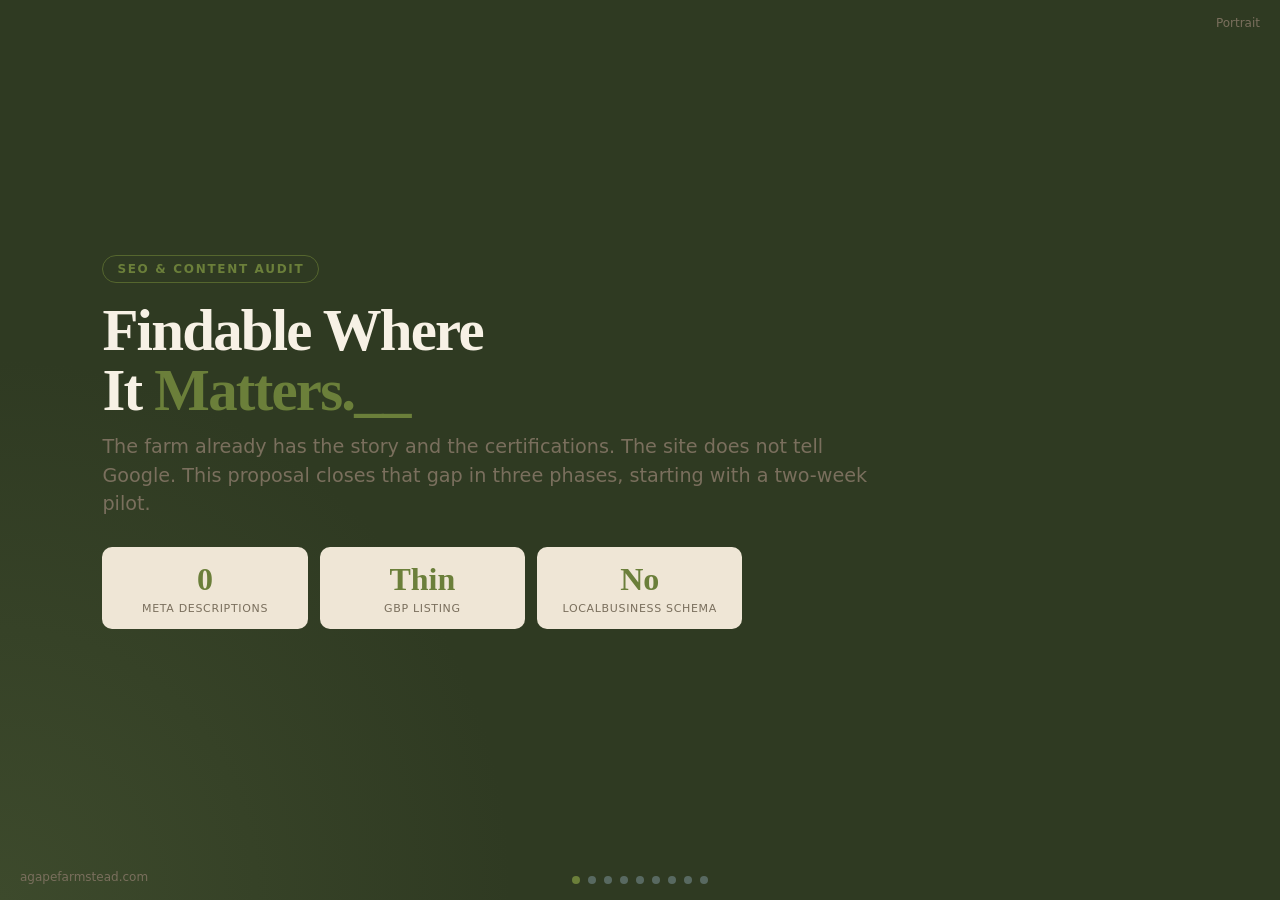
<file: examples/agape-farmstead/docs/seo.wide.html>
<!DOCTYPE html>
<html lang="en" class="deck-landscape">
<head>
<meta charset="UTF-8">
<meta name="viewport" content="width=device-width, initial-scale=1.0">
<title>SEO & Content Optimization — Agape Farmstead</title>
<meta name="description" content="Phase 1 rewrites titles, descriptions, headings, alt text, and schema. Later phases finish the Google listing and a short content calendar.">
<meta property="og:title" content="SEO & Content Optimization">
<meta property="og:description" content="A two-week on-page pilot so pasture-raised meat in Adams and Clarksville shows up with the right title, snippet, and local listing.">
<meta property="og:type" content="website">
<meta name="theme-color" content="#3d4a2c">
<link rel="stylesheet" href="theme.css">
<link rel="stylesheet" href="deck.css">
</head>
<body>
<div class="bar" id="bar"></div>
<a class="flip" href="seo.html">Portrait</a>
<nav class="dots" id="dots"></nav>
<a class="site-link" href="https://www.agapefarmstead.com">agapefarmstead.com</a>
<div class="stage" id="stage">
<div class="track" id="track">
<section class="slide hero" id="s1">
  <div class="inner">
    <span class="tag">SEO &amp; Content Audit</span>
    <h1>Findable Where<br>It <span class="accent">Matters.__</span></h1>
    <p class="sub">The farm already has the story and the certifications. The site does not tell Google. This proposal closes that gap in three phases, starting with a two-week pilot.</p>
    <div class="stat-row">
      <div class="stat"><div class="n">0</div><div class="l">Meta Descriptions</div></div>
      <div class="stat"><div class="n">Thin</div><div class="l">GBP Listing</div></div>
      <div class="stat"><div class="n">No</div><div class="l">LocalBusiness Schema</div></div>
    </div>
  </div>
</section>

<section class="slide list" id="s2">
  <div class="inner">
    <span class="tag">What&#39;s Working</span>
    <h2>What's Working</h2>
    <ul>
      <li>System.Collections.Specialized.OrderedDictionary</li>
      <li>Useful product copy — pasture-raised chicken, eggs, lamb, pork, turkey, dog supplements</li>
      <li>Correct canonicals, a working sitemap, and a standard Squarespace robots.txt</li>
      <li>Some product images already have meaningful alt text</li>
      <li>A real backlink from the Cumberland River Compact</li>
    </ul>
  </div>
</section>

<section class="slide cards" id="s3">
  <div class="inner">
    <span class="tag">What&#39;s Holding It Back</span>
    <h2>What's Holding It Back</h2>
    <div class="two-col">
      <div class="card">
        <h3>Titles &amp; Snippets</h3>
        <p>The homepage title is only the brand name. No location, no offer. Meta descriptions are missing, so Google writes the snippet.</p>
      </div>
      <div class="card">
        <h3>Local Signals</h3>
        <p>A Google listing exists, and it is thin. Clarksville shows up in the footer, not the page. No service area, no map, and the listing is not tied to the site.</p>
      </div>
      <div class="card">
        <h3>Structure</h3>
        <p>More than one H1 on the homepage. Many images have no alt text. No structured data for the farm, the products, or the organization.</p>
      </div>
    </div>
  </div>
</section>

<section class="slide phase" id="s4">
  <div class="inner">
    <div class="phase-num">01</div>
    <div class="timeline">Weeks 1–2 &#183; Quick Wins</div>
    <h2>On-Page Foundations</h2>
    <ul>
      <li>Pull a Search Console baseline before the first title changes, so the lift is a number</li>
      <li>System.Collections.Specialized.OrderedDictionary</li>
      <li>Write a 150–160 character description for the homepage, each product, and the story page</li>
      <li>One H1 per page, and alt text on every image</li>
      <li>System.Collections.Specialized.OrderedDictionary</li>
    </ul>
  </div>
</section>

<section class="slide phase" id="s5">
  <div class="inner">
    <div class="phase-num">02</div>
    <div class="timeline">Weeks 2–4 &#183; Local Visibility</div>
    <h2>Finish the Listing</h2>
    <ul>
      <li>System.Collections.Specialized.OrderedDictionary</li>
      <li>Ask for reviews that name the town and the product</li>
      <li>Say Adams, Clarksville, and Middle Tennessee in the copy, not only in the footer</li>
      <li>Add an ordering FAQ for the questions people already ask at the market</li>
    </ul>
  </div>
</section>

<section class="slide phase" id="s6">
  <div class="inner">
    <div class="phase-num">03</div>
    <div class="timeline">Months 2–3 &#183; Content</div>
    <h2>Tell the Story</h2>
    <ul>
      <li>System.Collections.Specialized.OrderedDictionary</li>
      <li>System.Collections.Specialized.OrderedDictionary</li>
      <li>Link the Cumberland River Compact profile where it earns its place</li>
      <li>System.Collections.Specialized.OrderedDictionary</li>
    </ul>
  </div>
</section>

<section class="slide cards" id="s7">
  <div class="inner">
    <span class="tag">The Differentiation</span>
    <h1>Nobody Else Combines<br>All Three.</h1>
    <p class="sub">Regenerative practices. River Friendly Farm certification. A faith-driven mission. That is the moat. Content should say it once the technical basics are in place.</p>
    <div class="two-col">
      <div class="card">
        <h3>Search Intent</h3>
        <p>Someone searching for local meat wants provenance they can check. Agape can answer that. A freezer aisle cannot.</p>
      </div>
      <div class="card">
        <h3>Winnable Keywords</h3>
        <p>Farm store near me is a crowd. River Friendly Farm Adams and pasture-raised turkey Clarksville are not.</p>
      </div>
    </div>
  </div>
</section>

<section class="slide ask" id="s8">
  <div class="inner">
    <span class="tag">The Ask</span>
    <h2>The Ask</h2>
    <p class="sub">Phase 1 is a fixed pilot. Payton drafts the titles, descriptions, heading map, alt text, and schema. The farm approves every page before it goes live.</p>
    <div class="ask-box">
      <div class="price">Phase 1 Pilot</div>
      <p class="sub" style="margin-top:8px">Two weeks. Then we compare against the baseline and decide on Phase 2.</p>
      <a class="btn" href="mailto:plbyrd@gmail.com?subject=Agape%20Farmstead%20SEO%20Phase%201%20Pilot">Start Phase 1</a>
    </div>
    <p class="footer-note">Payton Byrd &#183; 615-574-8101 &#183; plbyrd@gmail.com</p>
  </div>
</section>

<section class="slide close" id="s9">
  <div class="inner">
    <span class="tag">Next Step</span>
    <h1>Own Your<br><span class="accent2">Search Results.__</span></h1>
    <p class="sub">The farm is already doing the hard part. This makes the search result say so.</p>
    <ul>
      <li>The deliverable is the list on the Phase 1 slide</li>
      <li>Call Payton Byrd at 615-574-8101</li>
    </ul>
    <p class="footer-note">Payton Byrd &#183; 615-574-8101 &#183; plbyrd@gmail.com</p>
  </div>
</section>
</div>
</div>
<script>
  const stage = document.getElementById("stage");
  const track = document.getElementById("track");
  const slides = Array.from(track.children).filter((el) => el.classList.contains("slide"));
  const dots = document.getElementById("dots");
  const bar = document.getElementById("bar");
  let index = 0;
  let dragging = false;
  let originX = 0;
  let originY = 0;
  let dragX = 0;
  let moved = false;
  function width() { return stage.clientWidth || window.innerWidth; }
  function layoutSlides() {
    const w = width();
    slides.forEach((s) => { s.style.flex = "0 0 " + w + "px"; s.style.width = w + "px"; });
    track.style.width = (w * slides.length) + "px";
  }
  function place(offset, animate) {
    track.style.transition = animate ? "transform 280ms ease" : "none";
    track.style.transform = "translate3d(" + ((-index * width()) + offset) + "px,0,0)";
  }
  function paint() {
    const last = Math.max(1, slides.length - 1);
    bar.style.width = ((index / last) * 100) + "%";
    dotLinks.forEach((d, i) => d.classList.toggle("active", i === index));
  }
  function go(next) {
    index = Math.max(0, Math.min(slides.length - 1, next));
    place(0, true);
    paint();
  }
  slides.forEach((s, i) => {
    const a = document.createElement("a");
    a.href = "#s" + (i + 1);
    a.addEventListener("click", (e) => { e.preventDefault(); go(i); });
    dots.appendChild(a);
  });
  const dotLinks = dots.querySelectorAll("a");
  window.addEventListener("keydown", (e) => {
    if (e.key === "ArrowRight") go(index + 1);
    if (e.key === "ArrowLeft") go(index - 1);
  });
  stage.addEventListener("touchstart", (e) => {
    if (e.touches.length !== 1) return;
    dragging = true;
    moved = false;
    originX = e.touches[0].clientX;
    originY = e.touches[0].clientY;
    dragX = 0;
    place(0, false);
  }, { passive: false });
  document.addEventListener("touchmove", (e) => {
    if (!dragging || e.touches.length !== 1) return;
    const dx = e.touches[0].clientX - originX;
    const dy = e.touches[0].clientY - originY;
    if (Math.abs(dx) < 6 && Math.abs(dy) < 6) return;
    if (Math.abs(dy) > Math.abs(dx)) return;
    e.preventDefault();
    moved = true;
    dragX = dx;
    place(dx, false);
  }, { passive: false, capture: true });
  function finish() {
    if (!dragging) return;
    dragging = false;
    if (dragX <= -36) go(index + 1);
    else if (dragX >= 36) go(index - 1);
    else go(index);
  }
  document.addEventListener("touchend", finish);
  document.addEventListener("touchcancel", finish);
  document.addEventListener("click", (e) => {
    if (!moved) return;
    e.preventDefault();
    e.stopPropagation();
    moved = false;
  }, true);
  stage.addEventListener("pointerdown", (e) => {
    if (e.pointerType !== "mouse" || e.button !== 0) return;
    dragging = true;
    originX = e.clientX;
    dragX = 0;
    place(0, false);
  });
  stage.addEventListener("pointermove", (e) => {
    if (!dragging || e.pointerType !== "mouse" || (e.buttons & 1) === 0) return;
    dragX = e.clientX - originX;
    place(dragX, false);
  });
  stage.addEventListener("pointerup", (e) => { if (e.pointerType === "mouse") finish(); });
  window.addEventListener("resize", () => { layoutSlides(); place(0, false); });
  layoutSlides();
  go(0);
</script>
</body>
</html>
</file>
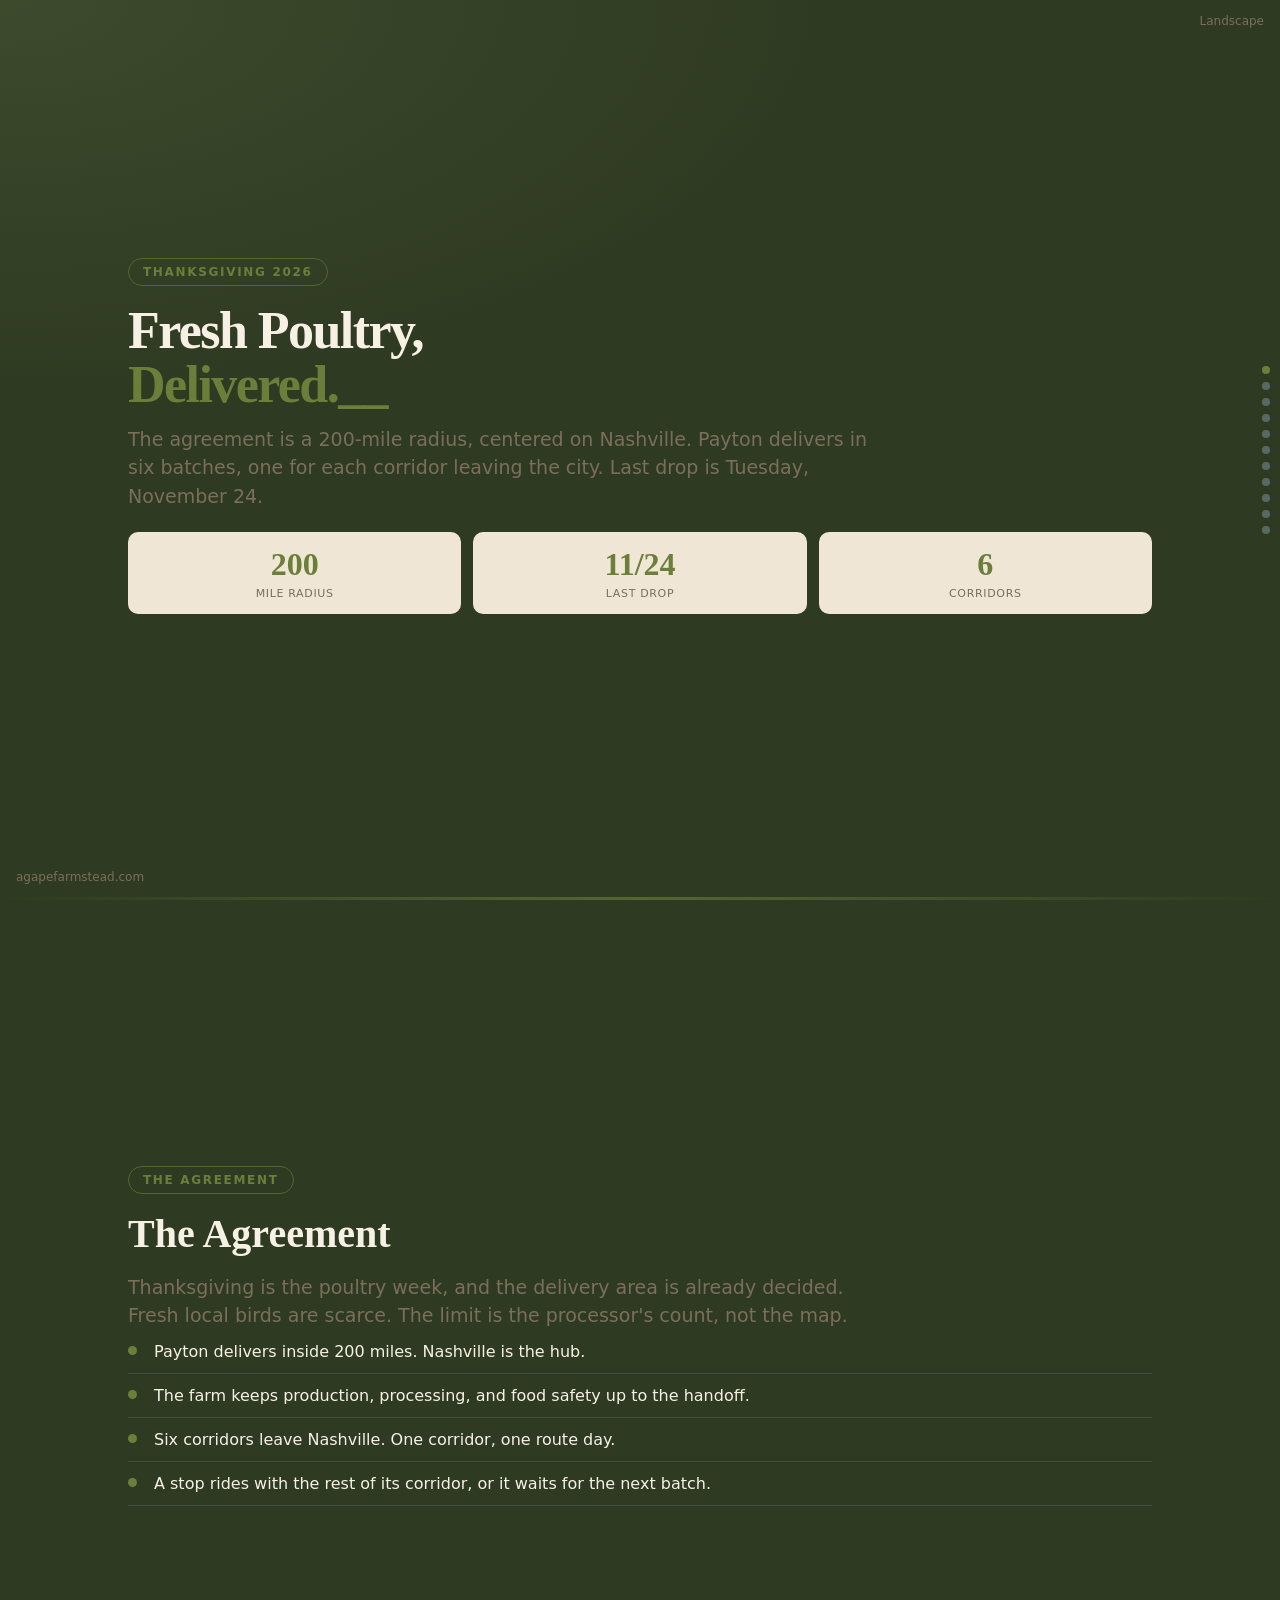
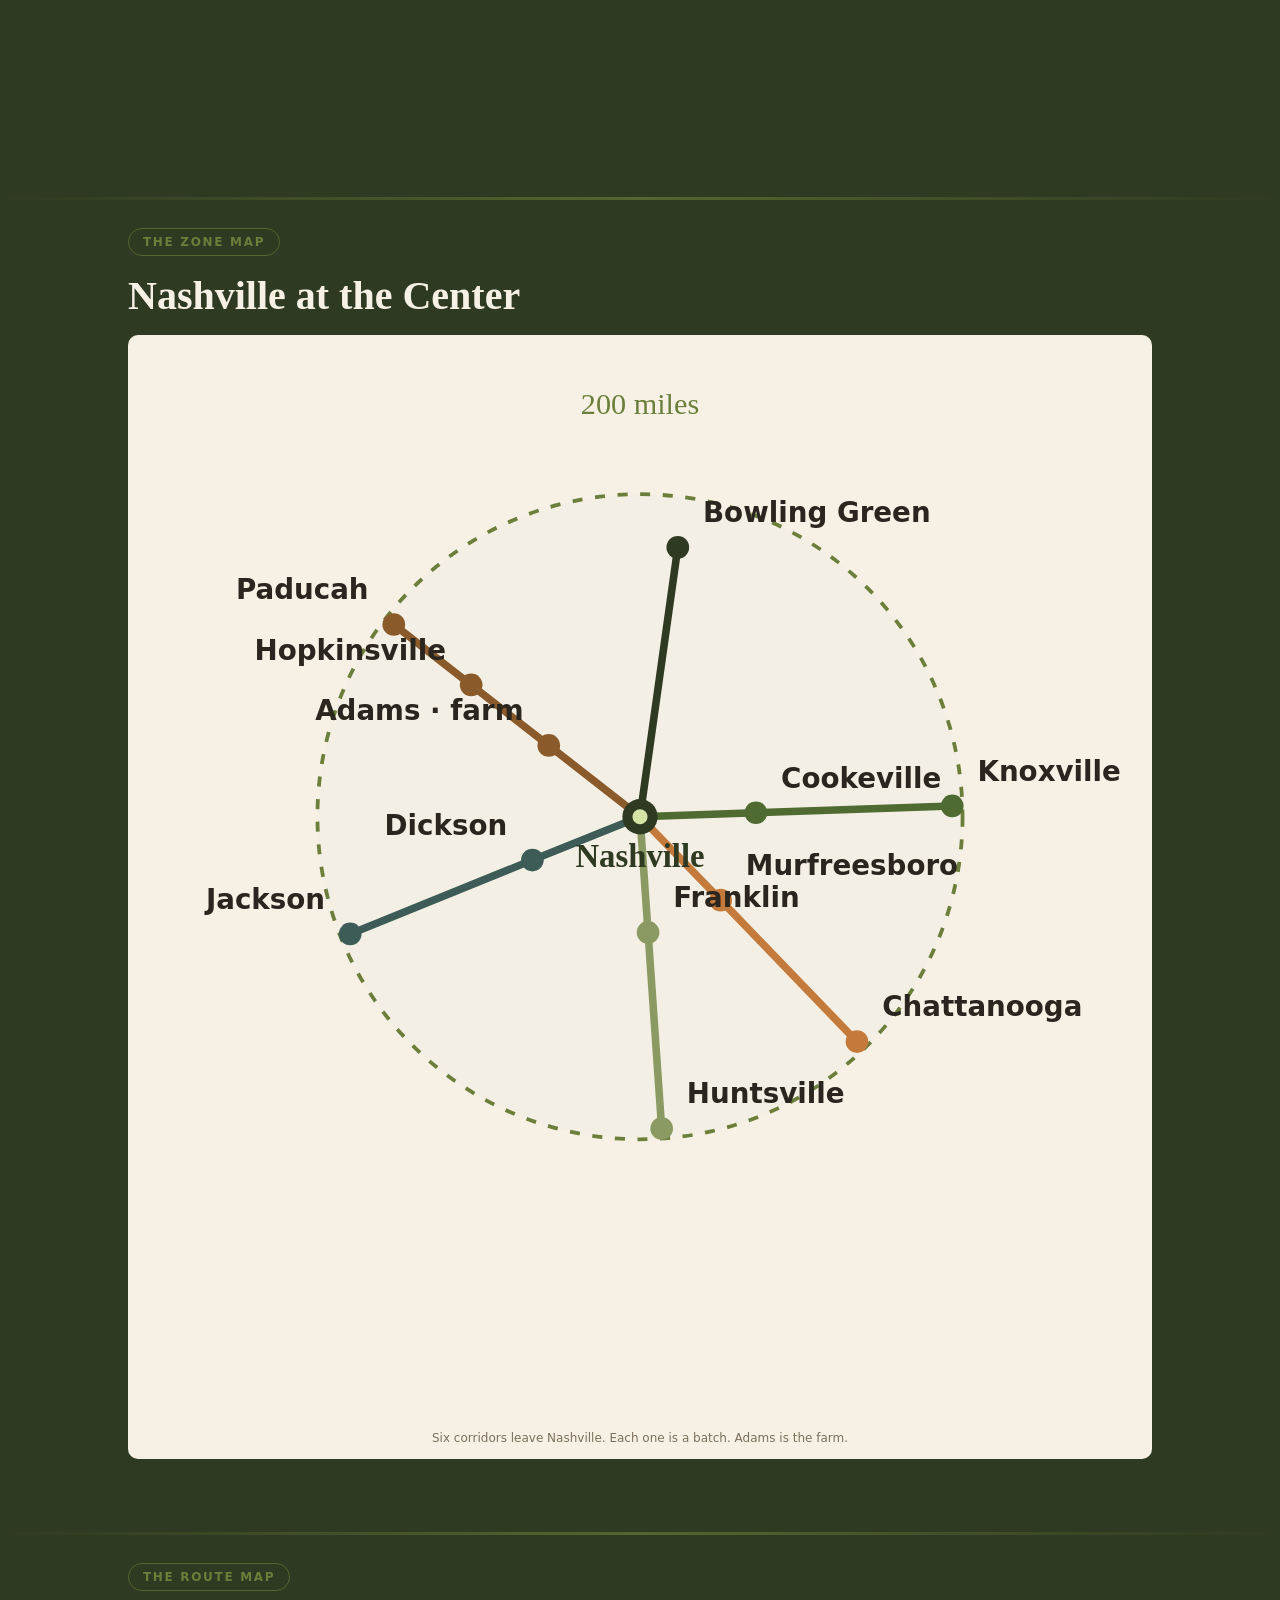
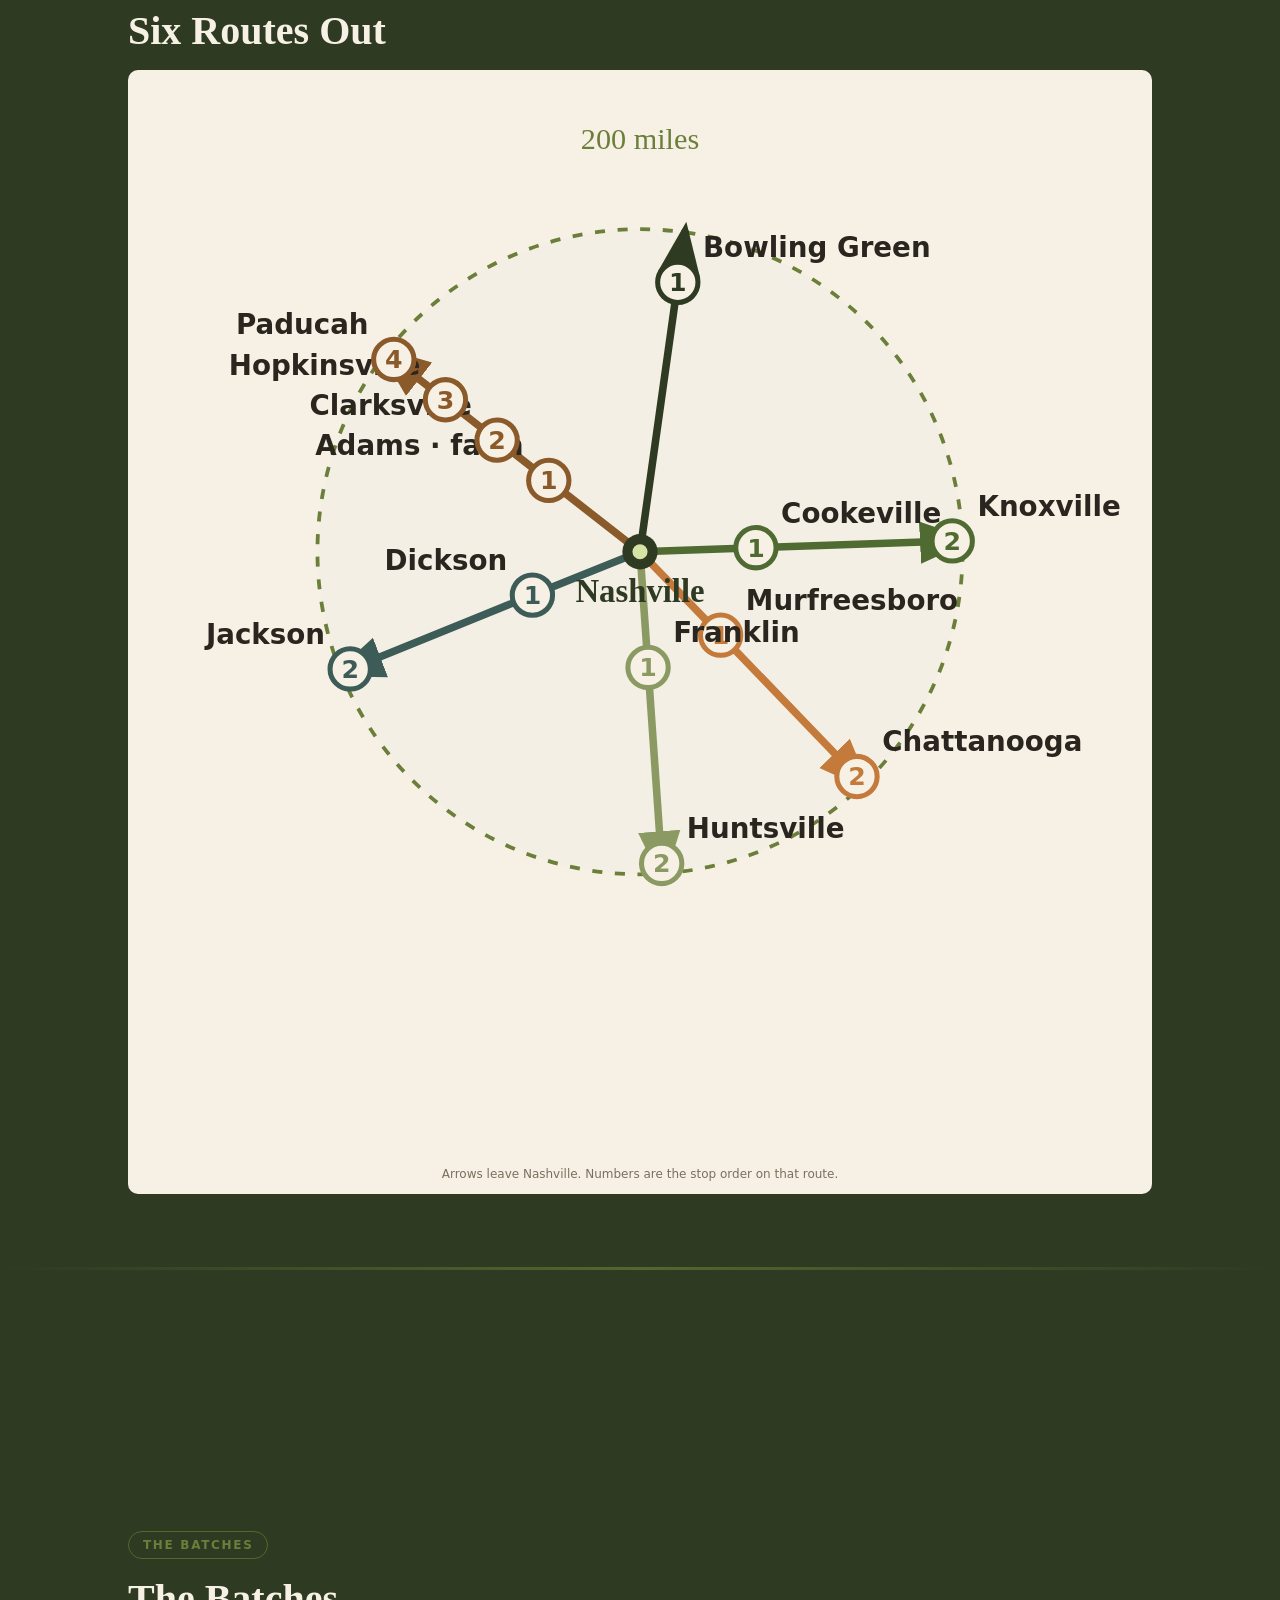
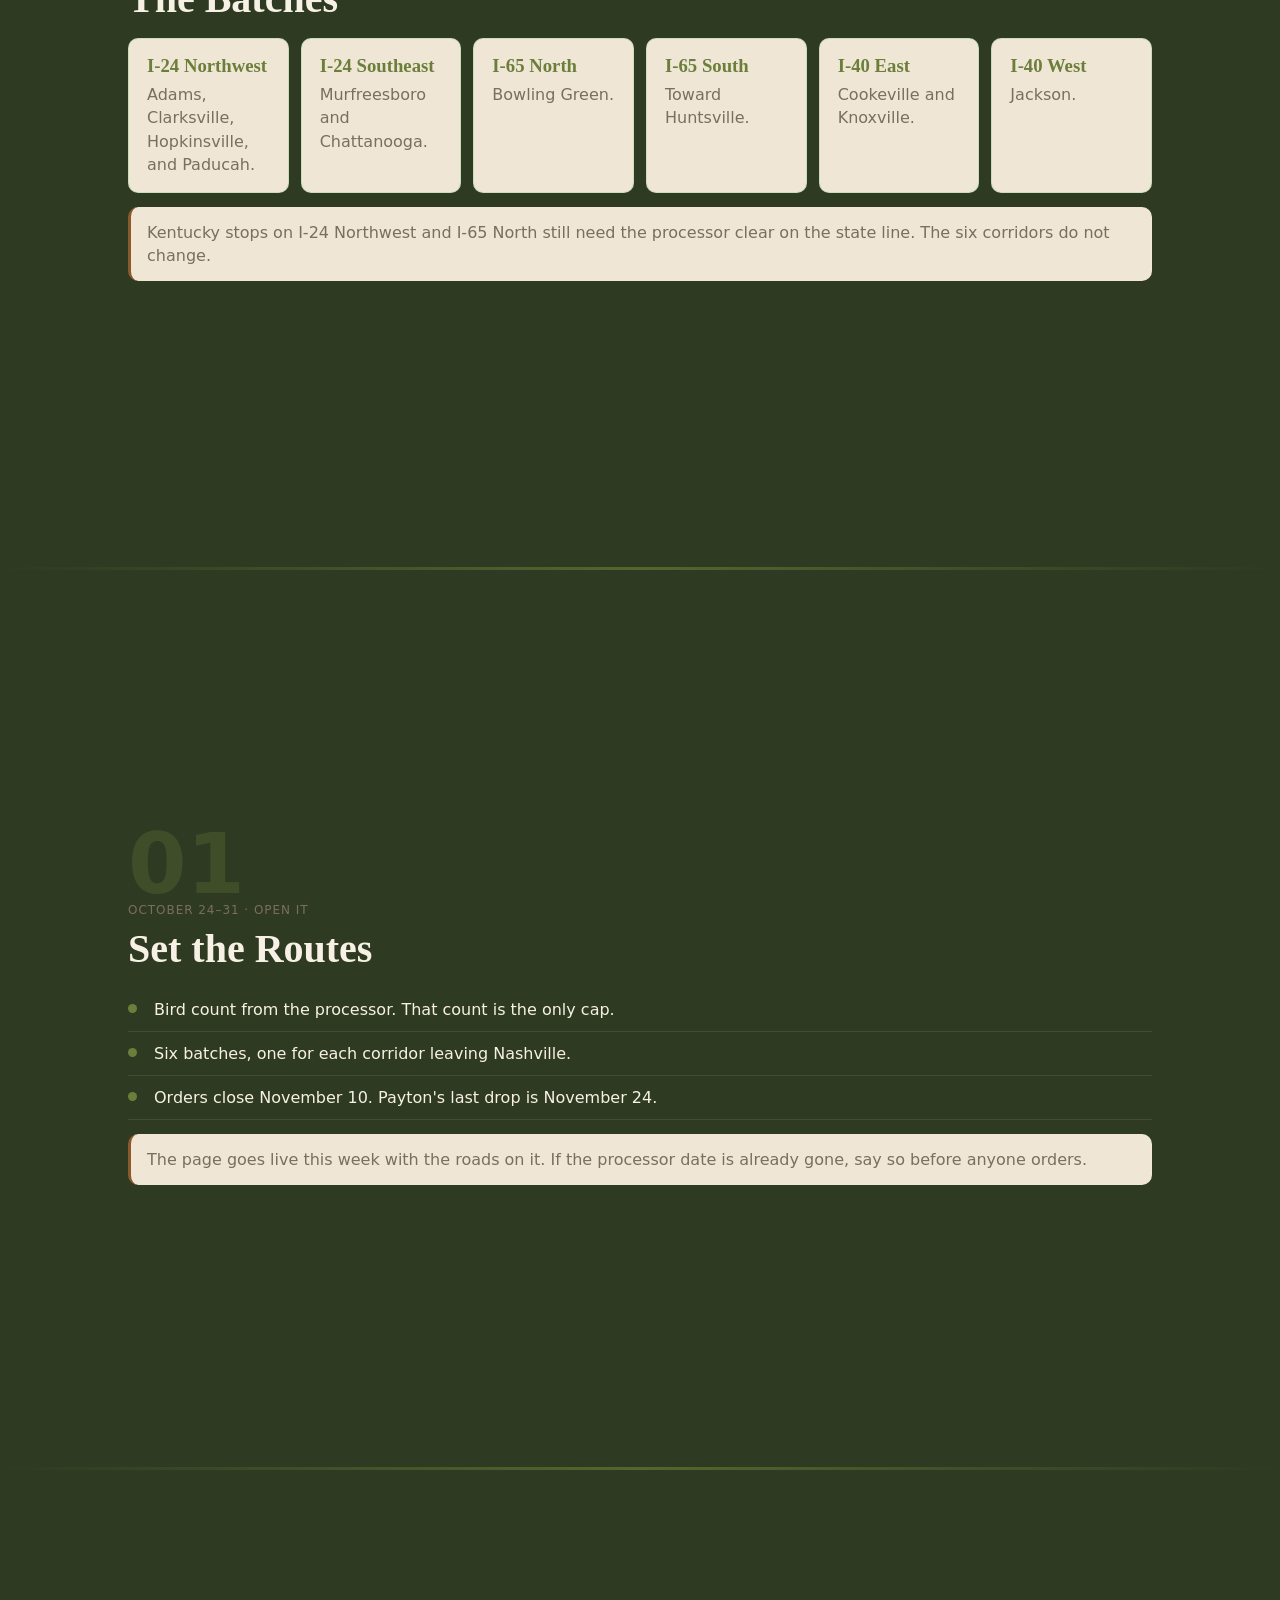
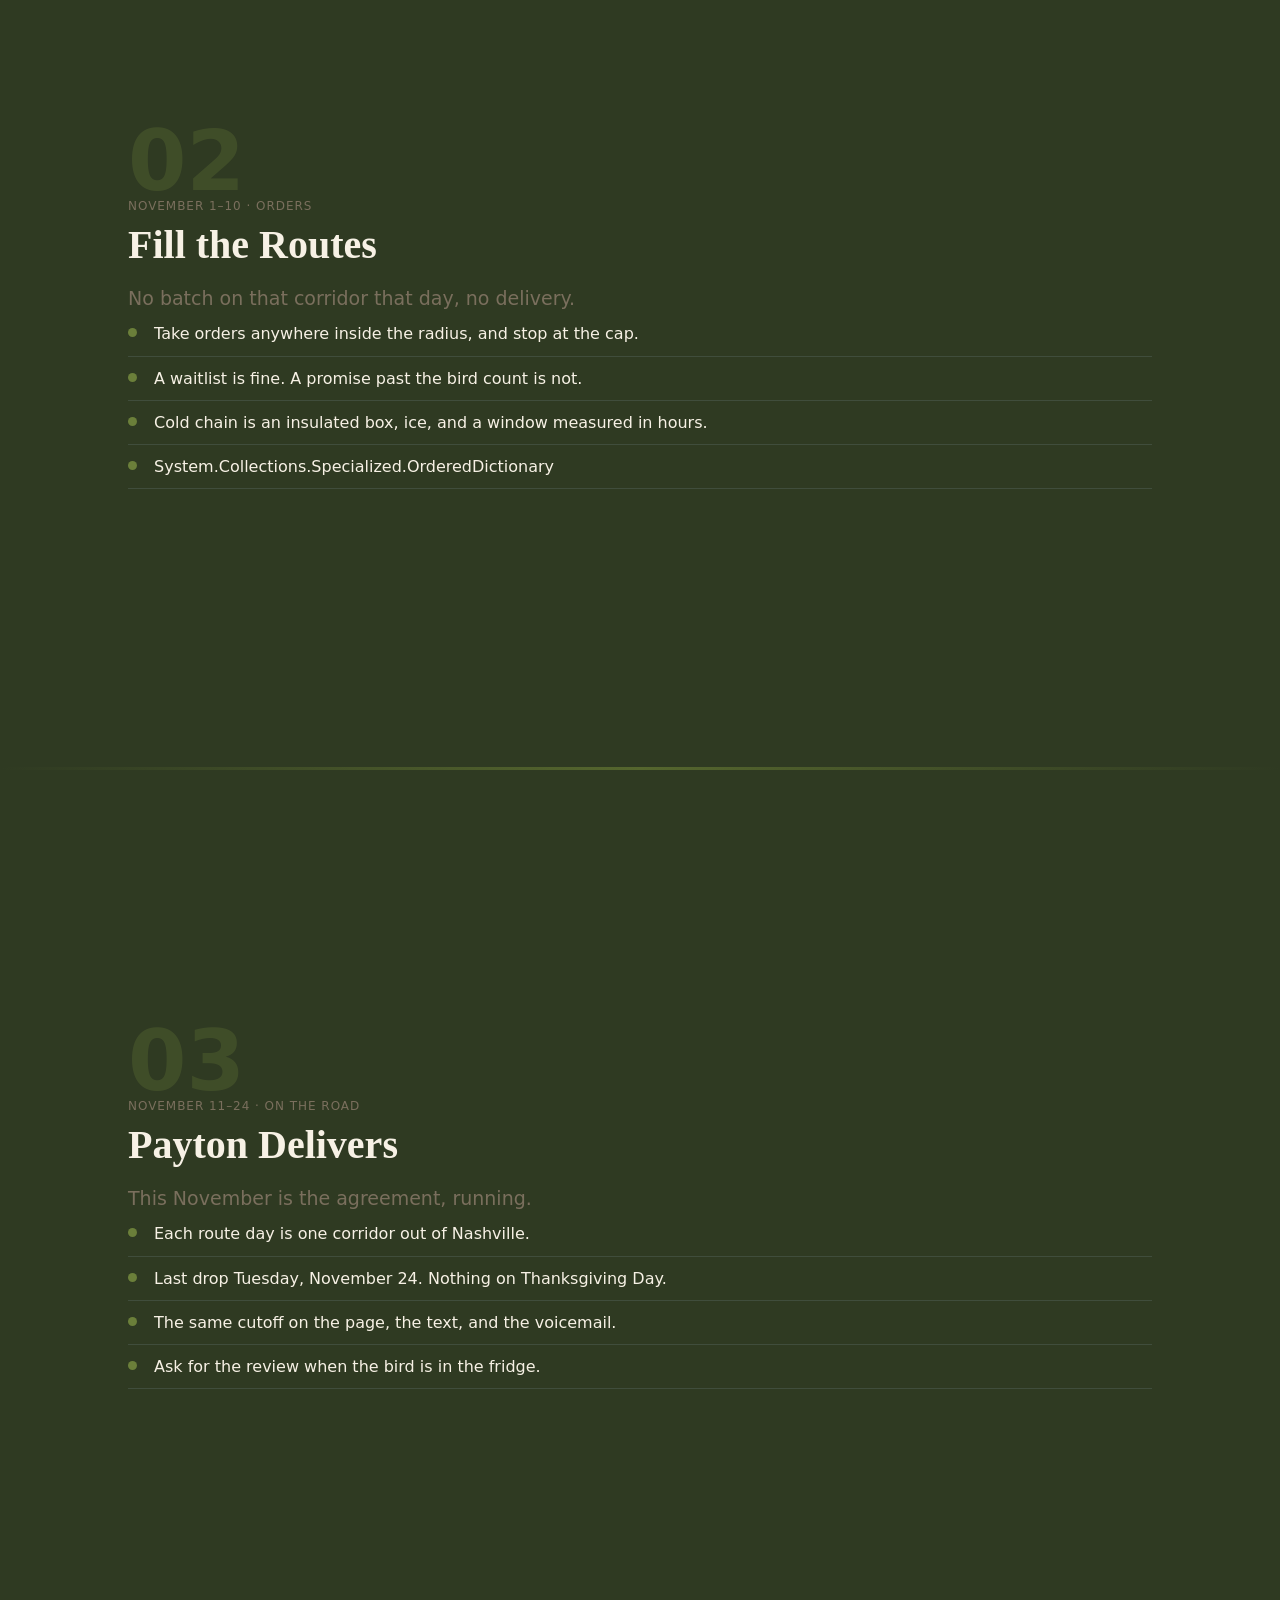
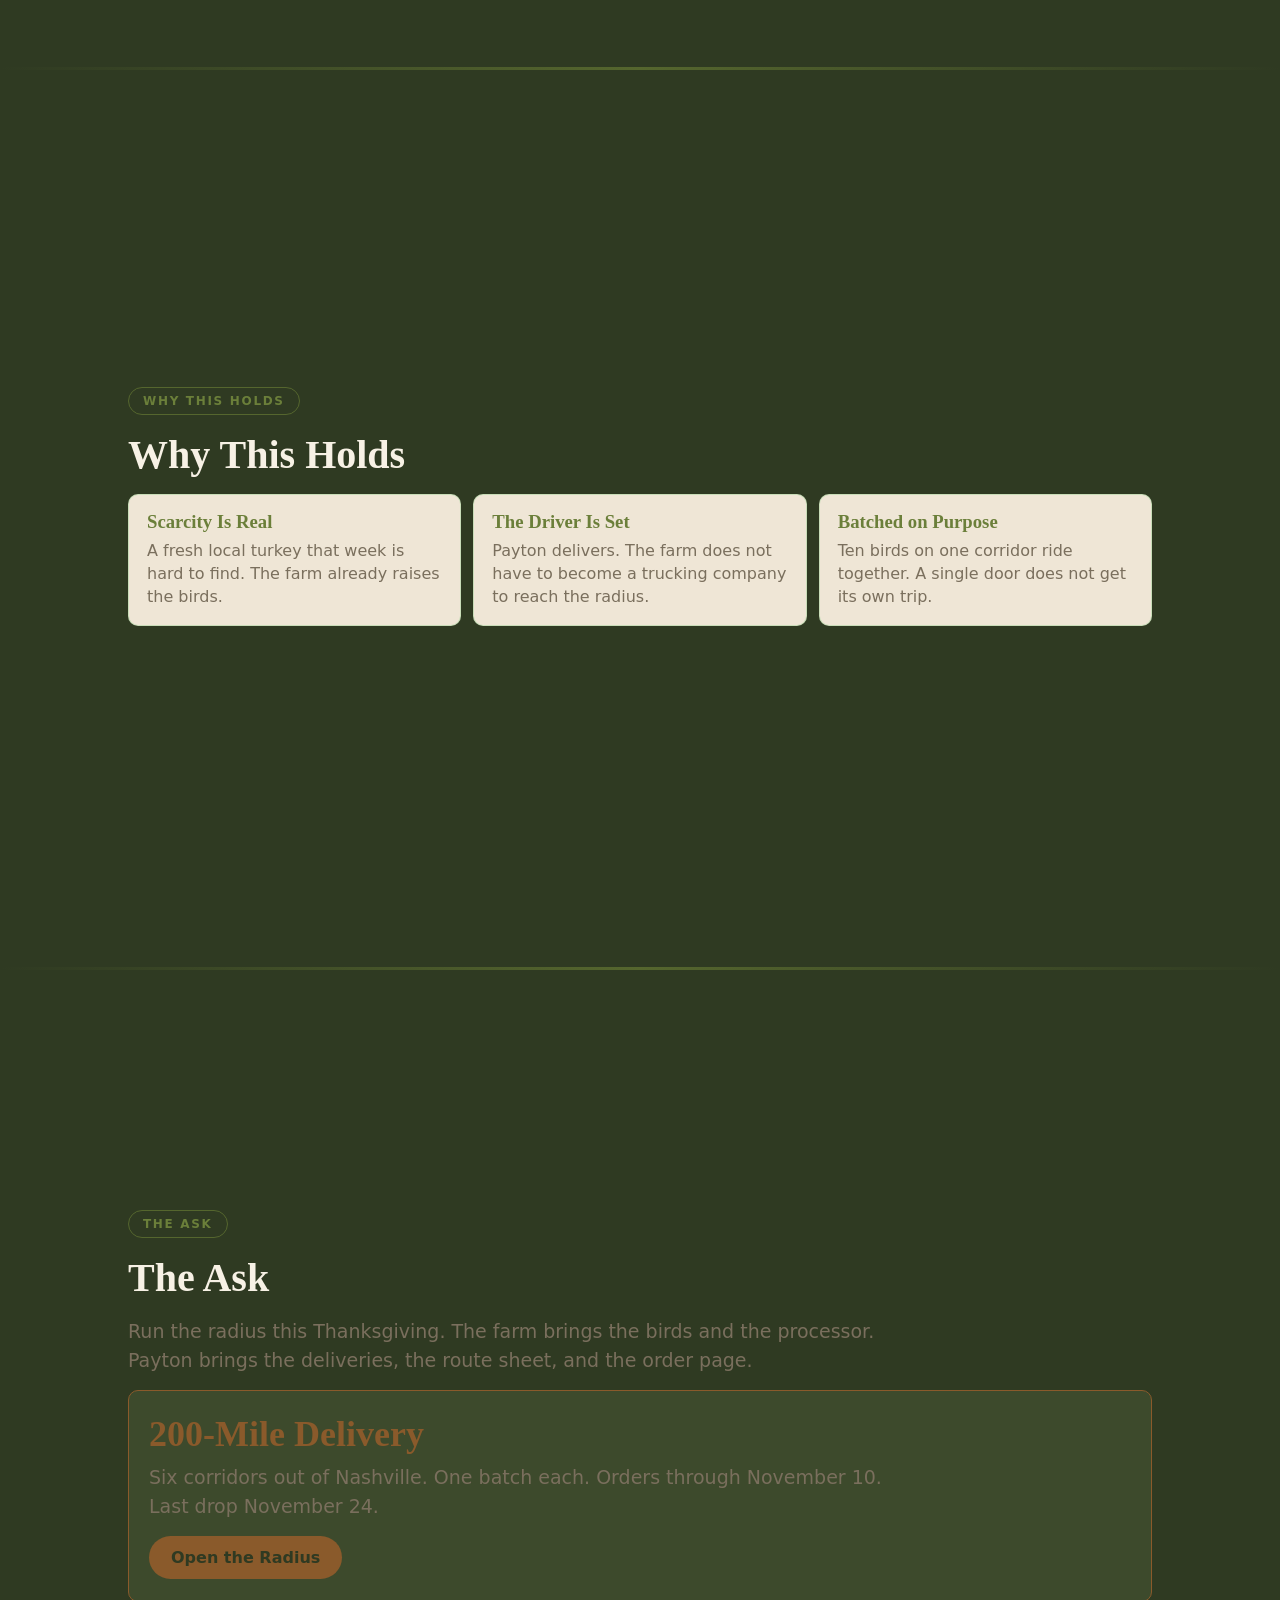
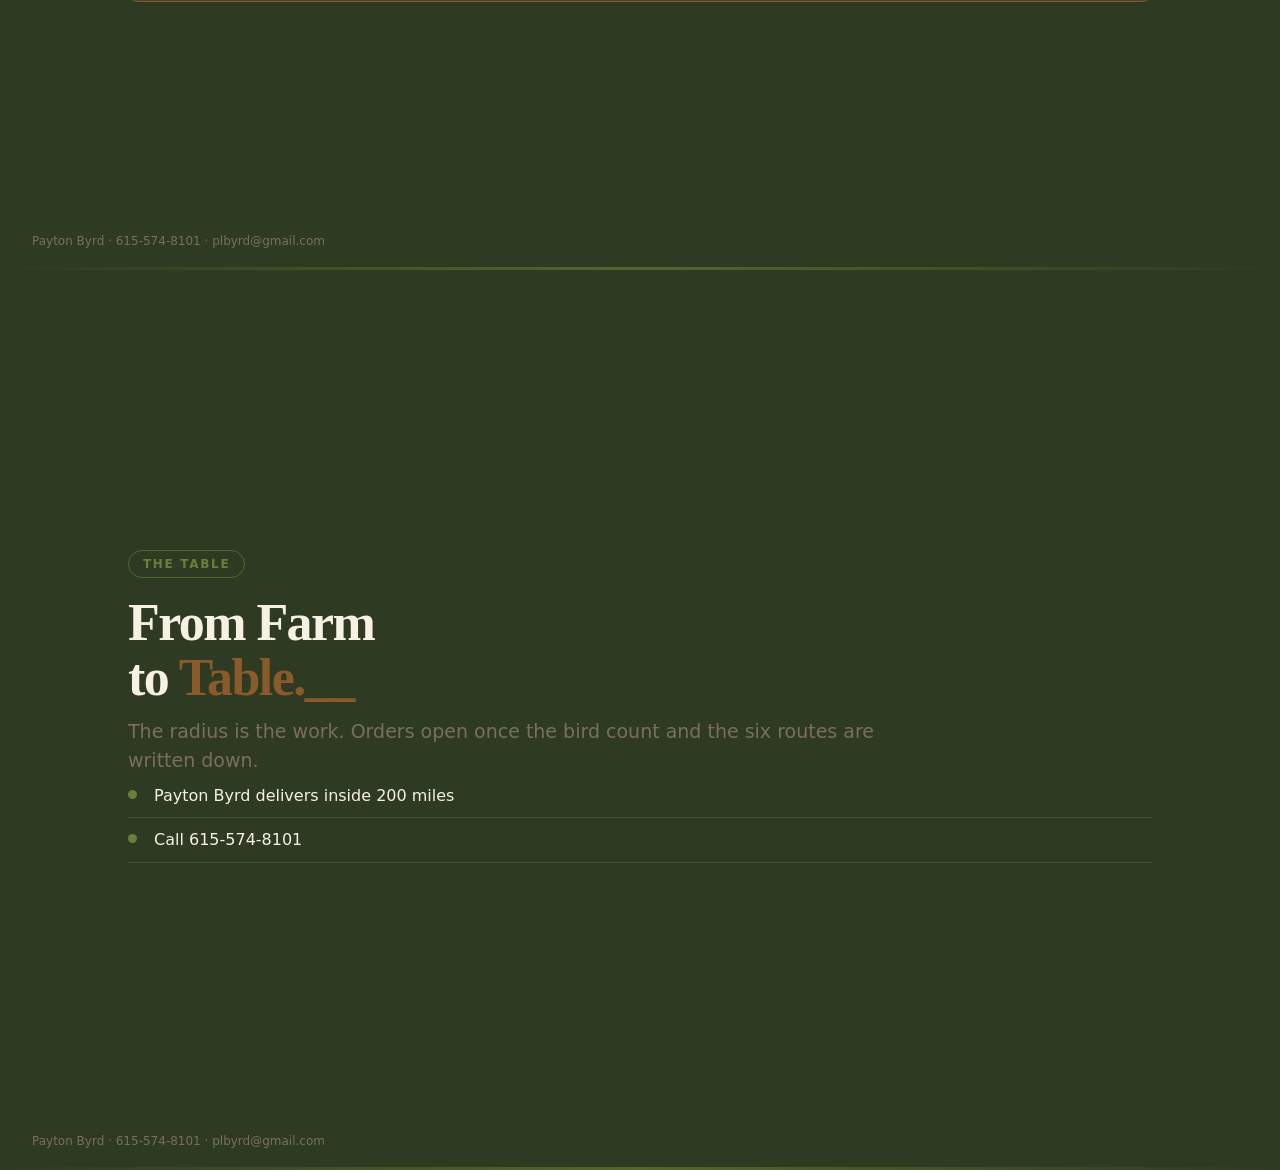
<file: examples/agape-farmstead/docs/thanksgiving.html>
<!DOCTYPE html>
<html lang="en" class="deck-portrait">
<head>
<meta charset="UTF-8">
<meta name="viewport" content="width=device-width, initial-scale=1.0">
<title>Thanksgiving Delivery — Agape Farmstead</title>
<meta name="description" content="Thanksgiving delivery inside 200 miles of Nashville, in six batches: both directions of I-24, I-65, and I-40. Last drop November 24.">
<meta property="og:title" content="Thanksgiving Delivery">
<meta property="og:description" content="Fresh birds batched on six corridors out of Nashville, inside 200 miles. Payton runs the routes. Last drop November 24.">
<meta property="og:type" content="website">
<meta name="theme-color" content="#3d4a2c">
<link rel="stylesheet" href="theme.css">
<link rel="stylesheet" href="deck.css">
</head>
<body>
<div class="bar" id="bar"></div>
<a class="flip" href="thanksgiving.wide.html">Landscape</a>
<nav class="dots" id="dots"></nav>
<a class="site-link" href="https://www.agapefarmstead.com">agapefarmstead.com</a>
<section class="slide hero" id="s1">
  <div class="inner">
    <span class="tag">Thanksgiving 2026</span>
    <h1>Fresh Poultry,<br><span class="accent">Delivered.__</span></h1>
    <p class="sub">The agreement is a 200-mile radius, centered on Nashville. Payton delivers in six batches, one for each corridor leaving the city. Last drop is Tuesday, November 24.</p>
    <div class="stat-row">
      <div class="stat"><div class="n">200</div><div class="l">Mile Radius</div></div>
      <div class="stat"><div class="n">11/24</div><div class="l">Last Drop</div></div>
      <div class="stat"><div class="n">6</div><div class="l">Corridors</div></div>
    </div>
  </div>
</section>

<section class="slide list" id="s2">
  <div class="inner">
    <span class="tag">The Agreement</span>
    <h2>The Agreement</h2>
    <p class="sub">Thanksgiving is the poultry week, and the delivery area is already decided. Fresh local birds are scarce. The limit is the processor&#39;s count, not the map.</p>
    <ul>
      <li>Payton delivers inside 200 miles. Nashville is the hub.</li>
      <li>The farm keeps production, processing, and food safety up to the handoff.</li>
      <li>Six corridors leave Nashville. One corridor, one route day.</li>
      <li>A stop rides with the rest of its corridor, or it waits for the next batch.</li>
    </ul>
  </div>
</section>

<section class="slide map" id="s3">
  <div class="inner">
    <span class="tag">The Zone Map</span>
    <h2>Nashville at the Center</h2>
    <figure class="figure">
      <svg viewBox="0 0 400 430" role="img"><title>Nashville corridors</title><circle cx="200" cy="188" r="128" fill="#f4efe4" stroke="#6b7f3a" stroke-width="1.5" stroke-dasharray="4 5"/><text x="200" y="28" text-anchor="middle" fill="#6b7f3a" font-size="12" font-family="Georgia, serif">200 miles</text><polyline points="200,188 163.8,159.7 133,135.7 102.3,111.7" fill="none" stroke="#8a5a2b" stroke-width="3" stroke-linecap="round" stroke-linejoin="round"/><circle cx="163.8" cy="159.7" r="4.5" fill="#8a5a2b"/><text x="153.8" y="149.7" text-anchor="end" fill="#2a261f" font-size="11" font-family="system-ui,sans-serif" font-weight="600">Adams &#183; farm</text><circle cx="133" cy="135.7" r="4.5" fill="#8a5a2b"/><text x="123" y="125.7" text-anchor="end" fill="#2a261f" font-size="11" font-family="system-ui,sans-serif" font-weight="600">Hopkinsville</text><circle cx="102.3" cy="111.7" r="4.5" fill="#8a5a2b"/><text x="92.3" y="101.7" text-anchor="end" fill="#2a261f" font-size="11" font-family="system-ui,sans-serif" font-weight="600">Paducah</text><polyline points="200,188 232,221.1 286.1,277.2" fill="none" stroke="#c47a3a" stroke-width="3" stroke-linecap="round" stroke-linejoin="round"/><circle cx="232" cy="221.1" r="4.5" fill="#c47a3a"/><text x="242" y="211.1" text-anchor="start" fill="#2a261f" font-size="11" font-family="system-ui,sans-serif" font-weight="600">Murfreesboro</text><circle cx="286.1" cy="277.2" r="4.5" fill="#c47a3a"/><text x="296.1" y="267.2" text-anchor="start" fill="#2a261f" font-size="11" font-family="system-ui,sans-serif" font-weight="600">Chattanooga</text><polyline points="200,188 215,81.1" fill="none" stroke="#2f3a22" stroke-width="3" stroke-linecap="round" stroke-linejoin="round"/><circle cx="215" cy="81.1" r="4.5" fill="#2f3a22"/><text x="225" y="71.1" text-anchor="start" fill="#2a261f" font-size="11" font-family="system-ui,sans-serif" font-weight="600">Bowling Green</text><polyline points="200,188 203.2,233.9 208.6,311.7" fill="none" stroke="#8a9a62" stroke-width="3" stroke-linecap="round" stroke-linejoin="round"/><circle cx="203.2" cy="233.9" r="4.5" fill="#8a9a62"/><text x="213.2" y="223.9" text-anchor="start" fill="#2a261f" font-size="11" font-family="system-ui,sans-serif" font-weight="600">Franklin</text><circle cx="208.6" cy="311.7" r="4.5" fill="#8a9a62"/><text x="218.6" y="301.7" text-anchor="start" fill="#2a261f" font-size="11" font-family="system-ui,sans-serif" font-weight="600">Huntsville</text><polyline points="200,188 246,186.4 323.9,183.7" fill="none" stroke="#4f6b32" stroke-width="3" stroke-linecap="round" stroke-linejoin="round"/><circle cx="246" cy="186.4" r="4.5" fill="#4f6b32"/><text x="256" y="176.4" text-anchor="start" fill="#2a261f" font-size="11" font-family="system-ui,sans-serif" font-weight="600">Cookeville</text><circle cx="323.9" cy="183.7" r="4.5" fill="#4f6b32"/><text x="333.9" y="173.7" text-anchor="start" fill="#2a261f" font-size="11" font-family="system-ui,sans-serif" font-weight="600">Knoxville</text><polyline points="200,188 157.3,205.2 85,234.5" fill="none" stroke="#3d5c58" stroke-width="3" stroke-linecap="round" stroke-linejoin="round"/><circle cx="157.3" cy="205.2" r="4.5" fill="#3d5c58"/><text x="147.3" y="195.2" text-anchor="end" fill="#2a261f" font-size="11" font-family="system-ui,sans-serif" font-weight="600">Dickson</text><circle cx="85" cy="234.5" r="4.5" fill="#3d5c58"/><text x="75" y="224.5" text-anchor="end" fill="#2a261f" font-size="11" font-family="system-ui,sans-serif" font-weight="600">Jackson</text><circle cx="200" cy="188" r="7" fill="#2f3a22"/><circle cx="200" cy="188" r="3" fill="#d5e3a4"/><text x="200" y="208" text-anchor="middle" fill="#2f3a22" font-size="13" font-family="Georgia, serif" font-weight="700">Nashville</text></svg>
      <figcaption>Six corridors leave Nashville. Each one is a batch. Adams is the farm.</figcaption>
    </figure>
  </div>
</section>

<section class="slide map" id="s4">
  <div class="inner">
    <span class="tag">The Route Map</span>
    <h2>Six Routes Out</h2>
    <figure class="figure">
      <svg viewBox="0 0 400 430" role="img"><title>Nashville corridors</title><circle cx="200" cy="188" r="128" fill="#f4efe4" stroke="#6b7f3a" stroke-width="1.5" stroke-dasharray="4 5"/><text x="200" y="28" text-anchor="middle" fill="#6b7f3a" font-size="12" font-family="Georgia, serif">200 miles</text><defs><marker id="arrow1" viewBox="0 0 10 10" refX="8" refY="5" markerWidth="7" markerHeight="7" orient="auto"><path d="M0 1 L10 5 L0 9 z" fill="#8a5a2b"/></marker></defs><polyline points="200,188 163.8,159.7 143.3,143.7 122.8,127.7 102.3,111.7 99.1,109.2" fill="none" stroke="#8a5a2b" stroke-width="3" stroke-linecap="round" stroke-linejoin="round" marker-end="url(#arrow1)"/><circle cx="163.8" cy="159.7" r="8" fill="#f7f1e5" stroke="#8a5a2b" stroke-width="2"/><text x="163.8" y="163.2" text-anchor="middle" fill="#8a5a2b" font-size="10" font-family="system-ui,sans-serif" font-weight="700">1</text><text x="153.8" y="149.7" text-anchor="end" fill="#2a261f" font-size="11" font-family="system-ui,sans-serif" font-weight="600">Adams &#183; farm</text><circle cx="143.3" cy="143.7" r="8" fill="#f7f1e5" stroke="#8a5a2b" stroke-width="2"/><text x="143.3" y="147.2" text-anchor="middle" fill="#8a5a2b" font-size="10" font-family="system-ui,sans-serif" font-weight="700">2</text><text x="133.3" y="133.7" text-anchor="end" fill="#2a261f" font-size="11" font-family="system-ui,sans-serif" font-weight="600">Clarksville</text><circle cx="122.8" cy="127.7" r="8" fill="#f7f1e5" stroke="#8a5a2b" stroke-width="2"/><text x="122.8" y="131.2" text-anchor="middle" fill="#8a5a2b" font-size="10" font-family="system-ui,sans-serif" font-weight="700">3</text><text x="112.8" y="117.7" text-anchor="end" fill="#2a261f" font-size="11" font-family="system-ui,sans-serif" font-weight="600">Hopkinsville</text><circle cx="102.3" cy="111.7" r="8" fill="#f7f1e5" stroke="#8a5a2b" stroke-width="2"/><text x="102.3" y="115.2" text-anchor="middle" fill="#8a5a2b" font-size="10" font-family="system-ui,sans-serif" font-weight="700">4</text><text x="92.3" y="101.7" text-anchor="end" fill="#2a261f" font-size="11" font-family="system-ui,sans-serif" font-weight="600">Paducah</text><defs><marker id="arrow2" viewBox="0 0 10 10" refX="8" refY="5" markerWidth="7" markerHeight="7" orient="auto"><path d="M0 1 L10 5 L0 9 z" fill="#c47a3a"/></marker></defs><polyline points="200,188 232,221.1 286.1,277.2 288.9,280.1" fill="none" stroke="#c47a3a" stroke-width="3" stroke-linecap="round" stroke-linejoin="round" marker-end="url(#arrow2)"/><circle cx="232" cy="221.1" r="8" fill="#f7f1e5" stroke="#c47a3a" stroke-width="2"/><text x="232" y="224.6" text-anchor="middle" fill="#c47a3a" font-size="10" font-family="system-ui,sans-serif" font-weight="700">1</text><text x="242" y="211.1" text-anchor="start" fill="#2a261f" font-size="11" font-family="system-ui,sans-serif" font-weight="600">Murfreesboro</text><circle cx="286.1" cy="277.2" r="8" fill="#f7f1e5" stroke="#c47a3a" stroke-width="2"/><text x="286.1" y="280.7" text-anchor="middle" fill="#c47a3a" font-size="10" font-family="system-ui,sans-serif" font-weight="700">2</text><text x="296.1" y="267.2" text-anchor="start" fill="#2a261f" font-size="11" font-family="system-ui,sans-serif" font-weight="600">Chattanooga</text><defs><marker id="arrow3" viewBox="0 0 10 10" refX="8" refY="5" markerWidth="7" markerHeight="7" orient="auto"><path d="M0 1 L10 5 L0 9 z" fill="#2f3a22"/></marker></defs><polyline points="200,188 215,81.1 217.8,61.2" fill="none" stroke="#2f3a22" stroke-width="3" stroke-linecap="round" stroke-linejoin="round" marker-end="url(#arrow3)"/><circle cx="215" cy="81.1" r="8" fill="#f7f1e5" stroke="#2f3a22" stroke-width="2"/><text x="215" y="84.6" text-anchor="middle" fill="#2f3a22" font-size="10" font-family="system-ui,sans-serif" font-weight="700">1</text><text x="225" y="71.1" text-anchor="start" fill="#2a261f" font-size="11" font-family="system-ui,sans-serif" font-weight="600">Bowling Green</text><defs><marker id="arrow4" viewBox="0 0 10 10" refX="8" refY="5" markerWidth="7" markerHeight="7" orient="auto"><path d="M0 1 L10 5 L0 9 z" fill="#8a9a62"/></marker></defs><polyline points="200,188 203.2,233.9 208.6,311.7 208.9,315.7" fill="none" stroke="#8a9a62" stroke-width="3" stroke-linecap="round" stroke-linejoin="round" marker-end="url(#arrow4)"/><circle cx="203.2" cy="233.9" r="8" fill="#f7f1e5" stroke="#8a9a62" stroke-width="2"/><text x="203.2" y="237.4" text-anchor="middle" fill="#8a9a62" font-size="10" font-family="system-ui,sans-serif" font-weight="700">1</text><text x="213.2" y="223.9" text-anchor="start" fill="#2a261f" font-size="11" font-family="system-ui,sans-serif" font-weight="600">Franklin</text><circle cx="208.6" cy="311.7" r="8" fill="#f7f1e5" stroke="#8a9a62" stroke-width="2"/><text x="208.6" y="315.2" text-anchor="middle" fill="#8a9a62" font-size="10" font-family="system-ui,sans-serif" font-weight="700">2</text><text x="218.6" y="301.7" text-anchor="start" fill="#2a261f" font-size="11" font-family="system-ui,sans-serif" font-weight="600">Huntsville</text><defs><marker id="arrow5" viewBox="0 0 10 10" refX="8" refY="5" markerWidth="7" markerHeight="7" orient="auto"><path d="M0 1 L10 5 L0 9 z" fill="#4f6b32"/></marker></defs><polyline points="200,188 246,186.4 323.9,183.7 327.9,183.5" fill="none" stroke="#4f6b32" stroke-width="3" stroke-linecap="round" stroke-linejoin="round" marker-end="url(#arrow5)"/><circle cx="246" cy="186.4" r="8" fill="#f7f1e5" stroke="#4f6b32" stroke-width="2"/><text x="246" y="189.9" text-anchor="middle" fill="#4f6b32" font-size="10" font-family="system-ui,sans-serif" font-weight="700">1</text><text x="256" y="176.4" text-anchor="start" fill="#2a261f" font-size="11" font-family="system-ui,sans-serif" font-weight="600">Cookeville</text><circle cx="323.9" cy="183.7" r="8" fill="#f7f1e5" stroke="#4f6b32" stroke-width="2"/><text x="323.9" y="187.2" text-anchor="middle" fill="#4f6b32" font-size="10" font-family="system-ui,sans-serif" font-weight="700">2</text><text x="333.9" y="173.7" text-anchor="start" fill="#2a261f" font-size="11" font-family="system-ui,sans-serif" font-weight="600">Knoxville</text><defs><marker id="arrow6" viewBox="0 0 10 10" refX="8" refY="5" markerWidth="7" markerHeight="7" orient="auto"><path d="M0 1 L10 5 L0 9 z" fill="#3d5c58"/></marker></defs><polyline points="200,188 157.3,205.2 85,234.5 81.3,235.9" fill="none" stroke="#3d5c58" stroke-width="3" stroke-linecap="round" stroke-linejoin="round" marker-end="url(#arrow6)"/><circle cx="157.3" cy="205.2" r="8" fill="#f7f1e5" stroke="#3d5c58" stroke-width="2"/><text x="157.3" y="208.7" text-anchor="middle" fill="#3d5c58" font-size="10" font-family="system-ui,sans-serif" font-weight="700">1</text><text x="147.3" y="195.2" text-anchor="end" fill="#2a261f" font-size="11" font-family="system-ui,sans-serif" font-weight="600">Dickson</text><circle cx="85" cy="234.5" r="8" fill="#f7f1e5" stroke="#3d5c58" stroke-width="2"/><text x="85" y="238" text-anchor="middle" fill="#3d5c58" font-size="10" font-family="system-ui,sans-serif" font-weight="700">2</text><text x="75" y="224.5" text-anchor="end" fill="#2a261f" font-size="11" font-family="system-ui,sans-serif" font-weight="600">Jackson</text><circle cx="200" cy="188" r="7" fill="#2f3a22"/><circle cx="200" cy="188" r="3" fill="#d5e3a4"/><text x="200" y="208" text-anchor="middle" fill="#2f3a22" font-size="13" font-family="Georgia, serif" font-weight="700">Nashville</text></svg>
      <figcaption>Arrows leave Nashville. Numbers are the stop order on that route.</figcaption>
    </figure>
  </div>
</section>

<section class="slide cards" id="s5">
  <div class="inner">
    <span class="tag">The Batches</span>
    <h2>The Batches</h2>
    <div class="two-col">
      <div class="card">
        <h3>I-24 Northwest</h3>
        <p>Adams, Clarksville, Hopkinsville, and Paducah.</p>
      </div>
      <div class="card">
        <h3>I-24 Southeast</h3>
        <p>Murfreesboro and Chattanooga.</p>
      </div>
      <div class="card">
        <h3>I-65 North</h3>
        <p>Bowling Green.</p>
      </div>
      <div class="card">
        <h3>I-65 South</h3>
        <p>Toward Huntsville.</p>
      </div>
      <div class="card">
        <h3>I-40 East</h3>
        <p>Cookeville and Knoxville.</p>
      </div>
      <div class="card">
        <h3>I-40 West</h3>
        <p>Jackson.</p>
      </div>
    </div>
    <div class="note-box">Kentucky stops on I-24 Northwest and I-65 North still need the processor clear on the state line. The six corridors do not change.</div>
  </div>
</section>

<section class="slide phase" id="s6">
  <div class="inner">
    <div class="phase-num">01</div>
    <div class="timeline">October 24–31 &#183; Open It</div>
    <h2>Set the Routes</h2>
    <ul>
      <li>Bird count from the processor. That count is the only cap.</li>
      <li>Six batches, one for each corridor leaving Nashville.</li>
      <li>Orders close November 10. Payton&#39;s last drop is November 24.</li>
    </ul>
    <div class="note-box">The page goes live this week with the roads on it. If the processor date is already gone, say so before anyone orders.</div>
  </div>
</section>

<section class="slide phase" id="s7">
  <div class="inner">
    <div class="phase-num">02</div>
    <div class="timeline">November 1–10 &#183; Orders</div>
    <h2>Fill the Routes</h2>
    <p class="sub">No batch on that corridor that day, no delivery.</p>
    <ul>
      <li>Take orders anywhere inside the radius, and stop at the cap.</li>
      <li>A waitlist is fine. A promise past the bird count is not.</li>
      <li>Cold chain is an insulated box, ice, and a window measured in hours.</li>
      <li>System.Collections.Specialized.OrderedDictionary</li>
    </ul>
  </div>
</section>

<section class="slide phase" id="s8">
  <div class="inner">
    <div class="phase-num">03</div>
    <div class="timeline">November 11–24 &#183; On the Road</div>
    <h2>Payton Delivers</h2>
    <p class="sub">This November is the agreement, running.</p>
    <ul>
      <li>Each route day is one corridor out of Nashville.</li>
      <li>Last drop Tuesday, November 24. Nothing on Thanksgiving Day.</li>
      <li>The same cutoff on the page, the text, and the voicemail.</li>
      <li>Ask for the review when the bird is in the fridge.</li>
    </ul>
  </div>
</section>

<section class="slide cards" id="s9">
  <div class="inner">
    <span class="tag">Why This Holds</span>
    <h2>Why This Holds</h2>
    <div class="two-col">
      <div class="card">
        <h3>Scarcity Is Real</h3>
        <p>A fresh local turkey that week is hard to find. The farm already raises the birds.</p>
      </div>
      <div class="card">
        <h3>The Driver Is Set</h3>
        <p>Payton delivers. The farm does not have to become a trucking company to reach the radius.</p>
      </div>
      <div class="card">
        <h3>Batched on Purpose</h3>
        <p>Ten birds on one corridor ride together. A single door does not get its own trip.</p>
      </div>
    </div>
  </div>
</section>

<section class="slide ask" id="s10">
  <div class="inner">
    <span class="tag">The Ask</span>
    <h2>The Ask</h2>
    <p class="sub">Run the radius this Thanksgiving. The farm brings the birds and the processor. Payton brings the deliveries, the route sheet, and the order page.</p>
    <div class="ask-box">
      <div class="price">200-Mile Delivery</div>
      <p class="sub" style="margin-top:8px">Six corridors out of Nashville. One batch each. Orders through November 10. Last drop November 24.</p>
      <a class="btn" href="mailto:plbyrd@gmail.com?subject=Agape%20Farmstead%20Thanksgiving%20200-Mile%20Delivery">Open the Radius</a>
    </div>
    <p class="footer-note">Payton Byrd &#183; 615-574-8101 &#183; plbyrd@gmail.com</p>
  </div>
</section>

<section class="slide close" id="s11">
  <div class="inner">
    <span class="tag">The Table</span>
    <h1>From Farm<br>to <span class="accent2">Table.__</span></h1>
    <p class="sub">The radius is the work. Orders open once the bird count and the six routes are written down.</p>
    <ul>
      <li>Payton Byrd delivers inside 200 miles</li>
      <li>Call 615-574-8101</li>
    </ul>
    <p class="footer-note">Payton Byrd &#183; 615-574-8101 &#183; plbyrd@gmail.com</p>
  </div>
</section>
<script>
  const slides = document.querySelectorAll(".slide");
  const dots = document.getElementById("dots");
  const bar = document.getElementById("bar");
  slides.forEach((s, i) => { const a = document.createElement("a"); a.href = "#s" + (i + 1); dots.appendChild(a); });
  const dotLinks = dots.querySelectorAll("a");
  function update() {
    const y = window.scrollY;
    const h = document.documentElement.scrollHeight - window.innerHeight;
    bar.style.width = (h > 0 ? (y / h) * 100 : 0) + "%";
    let active = 0;
    slides.forEach((s, i) => { if (s.offsetTop - window.innerHeight / 2 <= y) active = i; });
    dotLinks.forEach((d, i) => d.classList.toggle("active", i === active));
  }
  window.addEventListener("scroll", update, { passive: true });
  update();
</script>
</body>
</html>
</file>
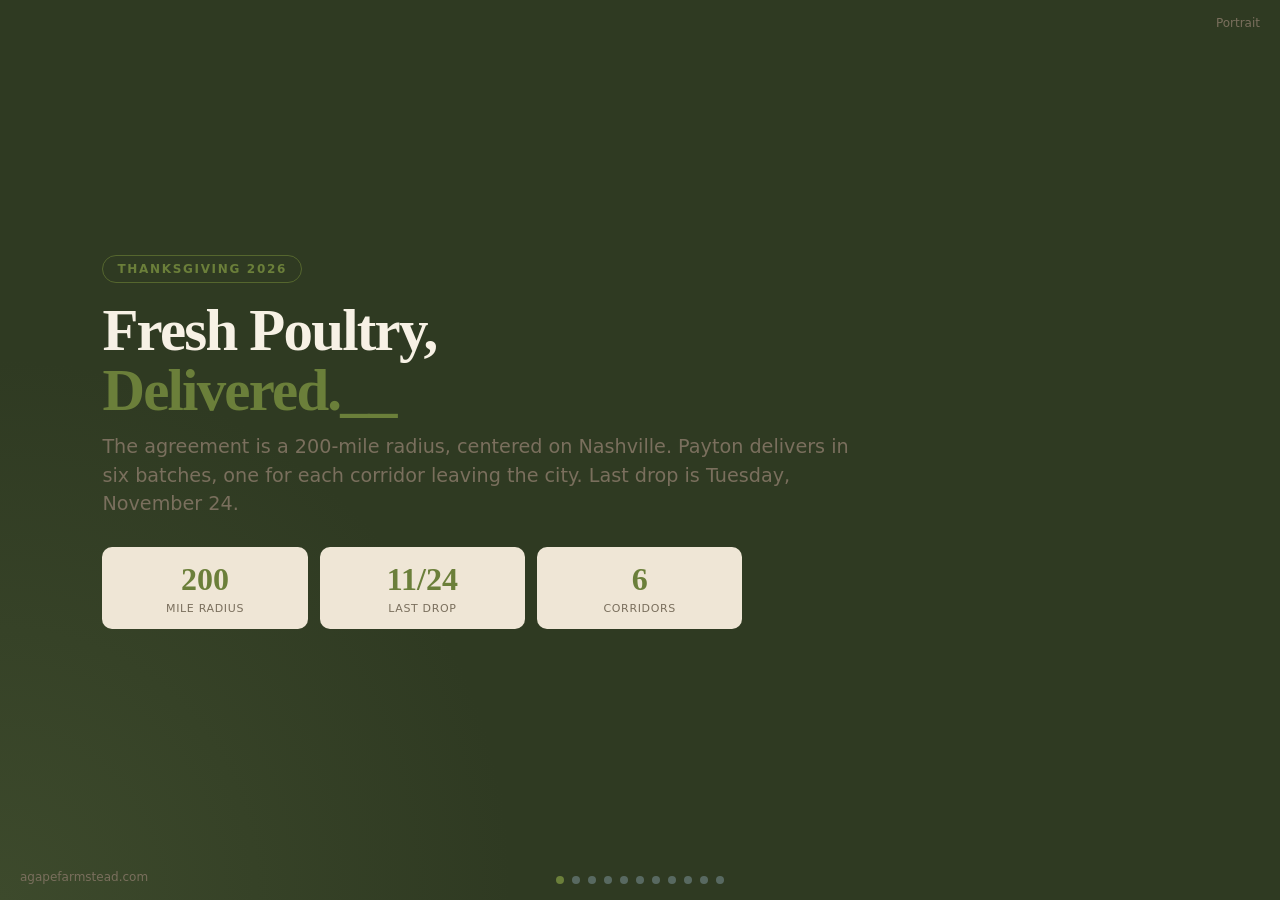
<file: examples/agape-farmstead/docs/thanksgiving.wide.html>
<!DOCTYPE html>
<html lang="en" class="deck-landscape">
<head>
<meta charset="UTF-8">
<meta name="viewport" content="width=device-width, initial-scale=1.0">
<title>Thanksgiving Delivery — Agape Farmstead</title>
<meta name="description" content="Thanksgiving delivery inside 200 miles of Nashville, in six batches: both directions of I-24, I-65, and I-40. Last drop November 24.">
<meta property="og:title" content="Thanksgiving Delivery">
<meta property="og:description" content="Fresh birds batched on six corridors out of Nashville, inside 200 miles. Payton runs the routes. Last drop November 24.">
<meta property="og:type" content="website">
<meta name="theme-color" content="#3d4a2c">
<link rel="stylesheet" href="theme.css">
<link rel="stylesheet" href="deck.css">
</head>
<body>
<div class="bar" id="bar"></div>
<a class="flip" href="thanksgiving.html">Portrait</a>
<nav class="dots" id="dots"></nav>
<a class="site-link" href="https://www.agapefarmstead.com">agapefarmstead.com</a>
<div class="stage" id="stage">
<div class="track" id="track">
<section class="slide hero" id="s1">
  <div class="inner">
    <span class="tag">Thanksgiving 2026</span>
    <h1>Fresh Poultry,<br><span class="accent">Delivered.__</span></h1>
    <p class="sub">The agreement is a 200-mile radius, centered on Nashville. Payton delivers in six batches, one for each corridor leaving the city. Last drop is Tuesday, November 24.</p>
    <div class="stat-row">
      <div class="stat"><div class="n">200</div><div class="l">Mile Radius</div></div>
      <div class="stat"><div class="n">11/24</div><div class="l">Last Drop</div></div>
      <div class="stat"><div class="n">6</div><div class="l">Corridors</div></div>
    </div>
  </div>
</section>

<section class="slide list" id="s2">
  <div class="inner">
    <span class="tag">The Agreement</span>
    <h2>The Agreement</h2>
    <p class="sub">Thanksgiving is the poultry week, and the delivery area is already decided. Fresh local birds are scarce. The limit is the processor&#39;s count, not the map.</p>
    <ul>
      <li>Payton delivers inside 200 miles. Nashville is the hub.</li>
      <li>The farm keeps production, processing, and food safety up to the handoff.</li>
      <li>Six corridors leave Nashville. One corridor, one route day.</li>
      <li>A stop rides with the rest of its corridor, or it waits for the next batch.</li>
    </ul>
  </div>
</section>

<section class="slide map" id="s3">
  <div class="inner">
    <span class="tag">The Zone Map</span>
    <h2>Nashville at the Center</h2>
    <figure class="figure">
      <svg viewBox="0 0 400 430" role="img"><title>Nashville corridors</title><circle cx="200" cy="188" r="128" fill="#f4efe4" stroke="#6b7f3a" stroke-width="1.5" stroke-dasharray="4 5"/><text x="200" y="28" text-anchor="middle" fill="#6b7f3a" font-size="12" font-family="Georgia, serif">200 miles</text><polyline points="200,188 163.8,159.7 133,135.7 102.3,111.7" fill="none" stroke="#8a5a2b" stroke-width="3" stroke-linecap="round" stroke-linejoin="round"/><circle cx="163.8" cy="159.7" r="4.5" fill="#8a5a2b"/><text x="153.8" y="149.7" text-anchor="end" fill="#2a261f" font-size="11" font-family="system-ui,sans-serif" font-weight="600">Adams &#183; farm</text><circle cx="133" cy="135.7" r="4.5" fill="#8a5a2b"/><text x="123" y="125.7" text-anchor="end" fill="#2a261f" font-size="11" font-family="system-ui,sans-serif" font-weight="600">Hopkinsville</text><circle cx="102.3" cy="111.7" r="4.5" fill="#8a5a2b"/><text x="92.3" y="101.7" text-anchor="end" fill="#2a261f" font-size="11" font-family="system-ui,sans-serif" font-weight="600">Paducah</text><polyline points="200,188 232,221.1 286.1,277.2" fill="none" stroke="#c47a3a" stroke-width="3" stroke-linecap="round" stroke-linejoin="round"/><circle cx="232" cy="221.1" r="4.5" fill="#c47a3a"/><text x="242" y="211.1" text-anchor="start" fill="#2a261f" font-size="11" font-family="system-ui,sans-serif" font-weight="600">Murfreesboro</text><circle cx="286.1" cy="277.2" r="4.5" fill="#c47a3a"/><text x="296.1" y="267.2" text-anchor="start" fill="#2a261f" font-size="11" font-family="system-ui,sans-serif" font-weight="600">Chattanooga</text><polyline points="200,188 215,81.1" fill="none" stroke="#2f3a22" stroke-width="3" stroke-linecap="round" stroke-linejoin="round"/><circle cx="215" cy="81.1" r="4.5" fill="#2f3a22"/><text x="225" y="71.1" text-anchor="start" fill="#2a261f" font-size="11" font-family="system-ui,sans-serif" font-weight="600">Bowling Green</text><polyline points="200,188 203.2,233.9 208.6,311.7" fill="none" stroke="#8a9a62" stroke-width="3" stroke-linecap="round" stroke-linejoin="round"/><circle cx="203.2" cy="233.9" r="4.5" fill="#8a9a62"/><text x="213.2" y="223.9" text-anchor="start" fill="#2a261f" font-size="11" font-family="system-ui,sans-serif" font-weight="600">Franklin</text><circle cx="208.6" cy="311.7" r="4.5" fill="#8a9a62"/><text x="218.6" y="301.7" text-anchor="start" fill="#2a261f" font-size="11" font-family="system-ui,sans-serif" font-weight="600">Huntsville</text><polyline points="200,188 246,186.4 323.9,183.7" fill="none" stroke="#4f6b32" stroke-width="3" stroke-linecap="round" stroke-linejoin="round"/><circle cx="246" cy="186.4" r="4.5" fill="#4f6b32"/><text x="256" y="176.4" text-anchor="start" fill="#2a261f" font-size="11" font-family="system-ui,sans-serif" font-weight="600">Cookeville</text><circle cx="323.9" cy="183.7" r="4.5" fill="#4f6b32"/><text x="333.9" y="173.7" text-anchor="start" fill="#2a261f" font-size="11" font-family="system-ui,sans-serif" font-weight="600">Knoxville</text><polyline points="200,188 157.3,205.2 85,234.5" fill="none" stroke="#3d5c58" stroke-width="3" stroke-linecap="round" stroke-linejoin="round"/><circle cx="157.3" cy="205.2" r="4.5" fill="#3d5c58"/><text x="147.3" y="195.2" text-anchor="end" fill="#2a261f" font-size="11" font-family="system-ui,sans-serif" font-weight="600">Dickson</text><circle cx="85" cy="234.5" r="4.5" fill="#3d5c58"/><text x="75" y="224.5" text-anchor="end" fill="#2a261f" font-size="11" font-family="system-ui,sans-serif" font-weight="600">Jackson</text><circle cx="200" cy="188" r="7" fill="#2f3a22"/><circle cx="200" cy="188" r="3" fill="#d5e3a4"/><text x="200" y="208" text-anchor="middle" fill="#2f3a22" font-size="13" font-family="Georgia, serif" font-weight="700">Nashville</text></svg>
      <figcaption>Six corridors leave Nashville. Each one is a batch. Adams is the farm.</figcaption>
    </figure>
  </div>
</section>

<section class="slide map" id="s4">
  <div class="inner">
    <span class="tag">The Route Map</span>
    <h2>Six Routes Out</h2>
    <figure class="figure">
      <svg viewBox="0 0 400 430" role="img"><title>Nashville corridors</title><circle cx="200" cy="188" r="128" fill="#f4efe4" stroke="#6b7f3a" stroke-width="1.5" stroke-dasharray="4 5"/><text x="200" y="28" text-anchor="middle" fill="#6b7f3a" font-size="12" font-family="Georgia, serif">200 miles</text><defs><marker id="arrow1" viewBox="0 0 10 10" refX="8" refY="5" markerWidth="7" markerHeight="7" orient="auto"><path d="M0 1 L10 5 L0 9 z" fill="#8a5a2b"/></marker></defs><polyline points="200,188 163.8,159.7 143.3,143.7 122.8,127.7 102.3,111.7 99.1,109.2" fill="none" stroke="#8a5a2b" stroke-width="3" stroke-linecap="round" stroke-linejoin="round" marker-end="url(#arrow1)"/><circle cx="163.8" cy="159.7" r="8" fill="#f7f1e5" stroke="#8a5a2b" stroke-width="2"/><text x="163.8" y="163.2" text-anchor="middle" fill="#8a5a2b" font-size="10" font-family="system-ui,sans-serif" font-weight="700">1</text><text x="153.8" y="149.7" text-anchor="end" fill="#2a261f" font-size="11" font-family="system-ui,sans-serif" font-weight="600">Adams &#183; farm</text><circle cx="143.3" cy="143.7" r="8" fill="#f7f1e5" stroke="#8a5a2b" stroke-width="2"/><text x="143.3" y="147.2" text-anchor="middle" fill="#8a5a2b" font-size="10" font-family="system-ui,sans-serif" font-weight="700">2</text><text x="133.3" y="133.7" text-anchor="end" fill="#2a261f" font-size="11" font-family="system-ui,sans-serif" font-weight="600">Clarksville</text><circle cx="122.8" cy="127.7" r="8" fill="#f7f1e5" stroke="#8a5a2b" stroke-width="2"/><text x="122.8" y="131.2" text-anchor="middle" fill="#8a5a2b" font-size="10" font-family="system-ui,sans-serif" font-weight="700">3</text><text x="112.8" y="117.7" text-anchor="end" fill="#2a261f" font-size="11" font-family="system-ui,sans-serif" font-weight="600">Hopkinsville</text><circle cx="102.3" cy="111.7" r="8" fill="#f7f1e5" stroke="#8a5a2b" stroke-width="2"/><text x="102.3" y="115.2" text-anchor="middle" fill="#8a5a2b" font-size="10" font-family="system-ui,sans-serif" font-weight="700">4</text><text x="92.3" y="101.7" text-anchor="end" fill="#2a261f" font-size="11" font-family="system-ui,sans-serif" font-weight="600">Paducah</text><defs><marker id="arrow2" viewBox="0 0 10 10" refX="8" refY="5" markerWidth="7" markerHeight="7" orient="auto"><path d="M0 1 L10 5 L0 9 z" fill="#c47a3a"/></marker></defs><polyline points="200,188 232,221.1 286.1,277.2 288.9,280.1" fill="none" stroke="#c47a3a" stroke-width="3" stroke-linecap="round" stroke-linejoin="round" marker-end="url(#arrow2)"/><circle cx="232" cy="221.1" r="8" fill="#f7f1e5" stroke="#c47a3a" stroke-width="2"/><text x="232" y="224.6" text-anchor="middle" fill="#c47a3a" font-size="10" font-family="system-ui,sans-serif" font-weight="700">1</text><text x="242" y="211.1" text-anchor="start" fill="#2a261f" font-size="11" font-family="system-ui,sans-serif" font-weight="600">Murfreesboro</text><circle cx="286.1" cy="277.2" r="8" fill="#f7f1e5" stroke="#c47a3a" stroke-width="2"/><text x="286.1" y="280.7" text-anchor="middle" fill="#c47a3a" font-size="10" font-family="system-ui,sans-serif" font-weight="700">2</text><text x="296.1" y="267.2" text-anchor="start" fill="#2a261f" font-size="11" font-family="system-ui,sans-serif" font-weight="600">Chattanooga</text><defs><marker id="arrow3" viewBox="0 0 10 10" refX="8" refY="5" markerWidth="7" markerHeight="7" orient="auto"><path d="M0 1 L10 5 L0 9 z" fill="#2f3a22"/></marker></defs><polyline points="200,188 215,81.1 217.8,61.2" fill="none" stroke="#2f3a22" stroke-width="3" stroke-linecap="round" stroke-linejoin="round" marker-end="url(#arrow3)"/><circle cx="215" cy="81.1" r="8" fill="#f7f1e5" stroke="#2f3a22" stroke-width="2"/><text x="215" y="84.6" text-anchor="middle" fill="#2f3a22" font-size="10" font-family="system-ui,sans-serif" font-weight="700">1</text><text x="225" y="71.1" text-anchor="start" fill="#2a261f" font-size="11" font-family="system-ui,sans-serif" font-weight="600">Bowling Green</text><defs><marker id="arrow4" viewBox="0 0 10 10" refX="8" refY="5" markerWidth="7" markerHeight="7" orient="auto"><path d="M0 1 L10 5 L0 9 z" fill="#8a9a62"/></marker></defs><polyline points="200,188 203.2,233.9 208.6,311.7 208.9,315.7" fill="none" stroke="#8a9a62" stroke-width="3" stroke-linecap="round" stroke-linejoin="round" marker-end="url(#arrow4)"/><circle cx="203.2" cy="233.9" r="8" fill="#f7f1e5" stroke="#8a9a62" stroke-width="2"/><text x="203.2" y="237.4" text-anchor="middle" fill="#8a9a62" font-size="10" font-family="system-ui,sans-serif" font-weight="700">1</text><text x="213.2" y="223.9" text-anchor="start" fill="#2a261f" font-size="11" font-family="system-ui,sans-serif" font-weight="600">Franklin</text><circle cx="208.6" cy="311.7" r="8" fill="#f7f1e5" stroke="#8a9a62" stroke-width="2"/><text x="208.6" y="315.2" text-anchor="middle" fill="#8a9a62" font-size="10" font-family="system-ui,sans-serif" font-weight="700">2</text><text x="218.6" y="301.7" text-anchor="start" fill="#2a261f" font-size="11" font-family="system-ui,sans-serif" font-weight="600">Huntsville</text><defs><marker id="arrow5" viewBox="0 0 10 10" refX="8" refY="5" markerWidth="7" markerHeight="7" orient="auto"><path d="M0 1 L10 5 L0 9 z" fill="#4f6b32"/></marker></defs><polyline points="200,188 246,186.4 323.9,183.7 327.9,183.5" fill="none" stroke="#4f6b32" stroke-width="3" stroke-linecap="round" stroke-linejoin="round" marker-end="url(#arrow5)"/><circle cx="246" cy="186.4" r="8" fill="#f7f1e5" stroke="#4f6b32" stroke-width="2"/><text x="246" y="189.9" text-anchor="middle" fill="#4f6b32" font-size="10" font-family="system-ui,sans-serif" font-weight="700">1</text><text x="256" y="176.4" text-anchor="start" fill="#2a261f" font-size="11" font-family="system-ui,sans-serif" font-weight="600">Cookeville</text><circle cx="323.9" cy="183.7" r="8" fill="#f7f1e5" stroke="#4f6b32" stroke-width="2"/><text x="323.9" y="187.2" text-anchor="middle" fill="#4f6b32" font-size="10" font-family="system-ui,sans-serif" font-weight="700">2</text><text x="333.9" y="173.7" text-anchor="start" fill="#2a261f" font-size="11" font-family="system-ui,sans-serif" font-weight="600">Knoxville</text><defs><marker id="arrow6" viewBox="0 0 10 10" refX="8" refY="5" markerWidth="7" markerHeight="7" orient="auto"><path d="M0 1 L10 5 L0 9 z" fill="#3d5c58"/></marker></defs><polyline points="200,188 157.3,205.2 85,234.5 81.3,235.9" fill="none" stroke="#3d5c58" stroke-width="3" stroke-linecap="round" stroke-linejoin="round" marker-end="url(#arrow6)"/><circle cx="157.3" cy="205.2" r="8" fill="#f7f1e5" stroke="#3d5c58" stroke-width="2"/><text x="157.3" y="208.7" text-anchor="middle" fill="#3d5c58" font-size="10" font-family="system-ui,sans-serif" font-weight="700">1</text><text x="147.3" y="195.2" text-anchor="end" fill="#2a261f" font-size="11" font-family="system-ui,sans-serif" font-weight="600">Dickson</text><circle cx="85" cy="234.5" r="8" fill="#f7f1e5" stroke="#3d5c58" stroke-width="2"/><text x="85" y="238" text-anchor="middle" fill="#3d5c58" font-size="10" font-family="system-ui,sans-serif" font-weight="700">2</text><text x="75" y="224.5" text-anchor="end" fill="#2a261f" font-size="11" font-family="system-ui,sans-serif" font-weight="600">Jackson</text><circle cx="200" cy="188" r="7" fill="#2f3a22"/><circle cx="200" cy="188" r="3" fill="#d5e3a4"/><text x="200" y="208" text-anchor="middle" fill="#2f3a22" font-size="13" font-family="Georgia, serif" font-weight="700">Nashville</text></svg>
      <figcaption>Arrows leave Nashville. Numbers are the stop order on that route.</figcaption>
    </figure>
  </div>
</section>

<section class="slide cards" id="s5">
  <div class="inner">
    <span class="tag">The Batches</span>
    <h2>The Batches</h2>
    <div class="two-col">
      <div class="card">
        <h3>I-24 Northwest</h3>
        <p>Adams, Clarksville, Hopkinsville, and Paducah.</p>
      </div>
      <div class="card">
        <h3>I-24 Southeast</h3>
        <p>Murfreesboro and Chattanooga.</p>
      </div>
      <div class="card">
        <h3>I-65 North</h3>
        <p>Bowling Green.</p>
      </div>
      <div class="card">
        <h3>I-65 South</h3>
        <p>Toward Huntsville.</p>
      </div>
      <div class="card">
        <h3>I-40 East</h3>
        <p>Cookeville and Knoxville.</p>
      </div>
      <div class="card">
        <h3>I-40 West</h3>
        <p>Jackson.</p>
      </div>
    </div>
    <div class="note-box">Kentucky stops on I-24 Northwest and I-65 North still need the processor clear on the state line. The six corridors do not change.</div>
  </div>
</section>

<section class="slide phase" id="s6">
  <div class="inner">
    <div class="phase-num">01</div>
    <div class="timeline">October 24–31 &#183; Open It</div>
    <h2>Set the Routes</h2>
    <ul>
      <li>Bird count from the processor. That count is the only cap.</li>
      <li>Six batches, one for each corridor leaving Nashville.</li>
      <li>Orders close November 10. Payton&#39;s last drop is November 24.</li>
    </ul>
    <div class="note-box">The page goes live this week with the roads on it. If the processor date is already gone, say so before anyone orders.</div>
  </div>
</section>

<section class="slide phase" id="s7">
  <div class="inner">
    <div class="phase-num">02</div>
    <div class="timeline">November 1–10 &#183; Orders</div>
    <h2>Fill the Routes</h2>
    <p class="sub">No batch on that corridor that day, no delivery.</p>
    <ul>
      <li>Take orders anywhere inside the radius, and stop at the cap.</li>
      <li>A waitlist is fine. A promise past the bird count is not.</li>
      <li>Cold chain is an insulated box, ice, and a window measured in hours.</li>
      <li>System.Collections.Specialized.OrderedDictionary</li>
    </ul>
  </div>
</section>

<section class="slide phase" id="s8">
  <div class="inner">
    <div class="phase-num">03</div>
    <div class="timeline">November 11–24 &#183; On the Road</div>
    <h2>Payton Delivers</h2>
    <p class="sub">This November is the agreement, running.</p>
    <ul>
      <li>Each route day is one corridor out of Nashville.</li>
      <li>Last drop Tuesday, November 24. Nothing on Thanksgiving Day.</li>
      <li>The same cutoff on the page, the text, and the voicemail.</li>
      <li>Ask for the review when the bird is in the fridge.</li>
    </ul>
  </div>
</section>

<section class="slide cards" id="s9">
  <div class="inner">
    <span class="tag">Why This Holds</span>
    <h2>Why This Holds</h2>
    <div class="two-col">
      <div class="card">
        <h3>Scarcity Is Real</h3>
        <p>A fresh local turkey that week is hard to find. The farm already raises the birds.</p>
      </div>
      <div class="card">
        <h3>The Driver Is Set</h3>
        <p>Payton delivers. The farm does not have to become a trucking company to reach the radius.</p>
      </div>
      <div class="card">
        <h3>Batched on Purpose</h3>
        <p>Ten birds on one corridor ride together. A single door does not get its own trip.</p>
      </div>
    </div>
  </div>
</section>

<section class="slide ask" id="s10">
  <div class="inner">
    <span class="tag">The Ask</span>
    <h2>The Ask</h2>
    <p class="sub">Run the radius this Thanksgiving. The farm brings the birds and the processor. Payton brings the deliveries, the route sheet, and the order page.</p>
    <div class="ask-box">
      <div class="price">200-Mile Delivery</div>
      <p class="sub" style="margin-top:8px">Six corridors out of Nashville. One batch each. Orders through November 10. Last drop November 24.</p>
      <a class="btn" href="mailto:plbyrd@gmail.com?subject=Agape%20Farmstead%20Thanksgiving%20200-Mile%20Delivery">Open the Radius</a>
    </div>
    <p class="footer-note">Payton Byrd &#183; 615-574-8101 &#183; plbyrd@gmail.com</p>
  </div>
</section>

<section class="slide close" id="s11">
  <div class="inner">
    <span class="tag">The Table</span>
    <h1>From Farm<br>to <span class="accent2">Table.__</span></h1>
    <p class="sub">The radius is the work. Orders open once the bird count and the six routes are written down.</p>
    <ul>
      <li>Payton Byrd delivers inside 200 miles</li>
      <li>Call 615-574-8101</li>
    </ul>
    <p class="footer-note">Payton Byrd &#183; 615-574-8101 &#183; plbyrd@gmail.com</p>
  </div>
</section>
</div>
</div>
<script>
  const stage = document.getElementById("stage");
  const track = document.getElementById("track");
  const slides = Array.from(track.children).filter((el) => el.classList.contains("slide"));
  const dots = document.getElementById("dots");
  const bar = document.getElementById("bar");
  let index = 0;
  let dragging = false;
  let originX = 0;
  let originY = 0;
  let dragX = 0;
  let moved = false;
  function width() { return stage.clientWidth || window.innerWidth; }
  function layoutSlides() {
    const w = width();
    slides.forEach((s) => { s.style.flex = "0 0 " + w + "px"; s.style.width = w + "px"; });
    track.style.width = (w * slides.length) + "px";
  }
  function place(offset, animate) {
    track.style.transition = animate ? "transform 280ms ease" : "none";
    track.style.transform = "translate3d(" + ((-index * width()) + offset) + "px,0,0)";
  }
  function paint() {
    const last = Math.max(1, slides.length - 1);
    bar.style.width = ((index / last) * 100) + "%";
    dotLinks.forEach((d, i) => d.classList.toggle("active", i === index));
  }
  function go(next) {
    index = Math.max(0, Math.min(slides.length - 1, next));
    place(0, true);
    paint();
  }
  slides.forEach((s, i) => {
    const a = document.createElement("a");
    a.href = "#s" + (i + 1);
    a.addEventListener("click", (e) => { e.preventDefault(); go(i); });
    dots.appendChild(a);
  });
  const dotLinks = dots.querySelectorAll("a");
  window.addEventListener("keydown", (e) => {
    if (e.key === "ArrowRight") go(index + 1);
    if (e.key === "ArrowLeft") go(index - 1);
  });
  stage.addEventListener("touchstart", (e) => {
    if (e.touches.length !== 1) return;
    dragging = true;
    moved = false;
    originX = e.touches[0].clientX;
    originY = e.touches[0].clientY;
    dragX = 0;
    place(0, false);
  }, { passive: false });
  document.addEventListener("touchmove", (e) => {
    if (!dragging || e.touches.length !== 1) return;
    const dx = e.touches[0].clientX - originX;
    const dy = e.touches[0].clientY - originY;
    if (Math.abs(dx) < 6 && Math.abs(dy) < 6) return;
    if (Math.abs(dy) > Math.abs(dx)) return;
    e.preventDefault();
    moved = true;
    dragX = dx;
    place(dx, false);
  }, { passive: false, capture: true });
  function finish() {
    if (!dragging) return;
    dragging = false;
    if (dragX <= -36) go(index + 1);
    else if (dragX >= 36) go(index - 1);
    else go(index);
  }
  document.addEventListener("touchend", finish);
  document.addEventListener("touchcancel", finish);
  document.addEventListener("click", (e) => {
    if (!moved) return;
    e.preventDefault();
    e.stopPropagation();
    moved = false;
  }, true);
  stage.addEventListener("pointerdown", (e) => {
    if (e.pointerType !== "mouse" || e.button !== 0) return;
    dragging = true;
    originX = e.clientX;
    dragX = 0;
    place(0, false);
  });
  stage.addEventListener("pointermove", (e) => {
    if (!dragging || e.pointerType !== "mouse" || (e.buttons & 1) === 0) return;
    dragX = e.clientX - originX;
    place(dragX, false);
  });
  stage.addEventListener("pointerup", (e) => { if (e.pointerType === "mouse") finish(); });
  window.addEventListener("resize", () => { layoutSlides(); place(0, false); });
  layoutSlides();
  go(0);
</script>
</body>
</html>
</file>
<file: examples/agape-farmstead/docs/theme.css>
:root {
  --forest: #2f3a22;
  --forest-mid: #3d4a2c;
  --green: #6b7f3a;
  --green-dim: #55662e;
  --cream: #f7f1e5;
  --muted: #7a6f5d;
  --card: #efe6d6;
  --accent2: #8a5a2b;
  --heading-font: Georgia, Georgia, serif;
  --body-font: system-ui, system-ui, sans-serif;
  --radius: 10px;
  --slide-pad-x: 32px;
  --slide-pad-y: 48px;
}
</file>
<file: examples/agape-farmstead/docs/deck.css>
* { margin: 0; padding: 0; box-sizing: border-box; }
html, body { background: var(--forest); color: var(--cream); font-family: var(--body-font); }
h1, h2, h3 { font-family: var(--heading-font); }
a { color: var(--green); }
.accent { color: var(--green); }
.accent2 { color: var(--accent2); }
.tag {
  display: inline-block; font-size: 12px; font-weight: 600; letter-spacing: 0.14em;
  text-transform: uppercase; color: var(--green); border: 1px solid var(--green-dim);
  border-radius: 999px; padding: 6px 14px; margin-bottom: 18px;
}
.sub { color: var(--muted); line-height: 1.5; max-width: 40em; }
ul { list-style: none; }
li { position: relative; line-height: 1.45; padding: 10px 0 10px 26px; border-bottom: 1px solid rgba(139,163,176,0.18); }
li::before {
  content: ""; position: absolute; left: 0; top: 16px; width: 9px; height: 9px;
  border-radius: 50%; background: var(--green);
}
.card {
  background: var(--card); color: var(--forest); border-radius: var(--radius);
  padding: 16px 18px; border: 1px solid rgba(63,185,80,0.22);
}
.card h3 { color: var(--green); margin-bottom: 6px; }
.card p { color: var(--muted); line-height: 1.45; }
.pillar { font-size: 12px; font-weight: 700; letter-spacing: 0.12em; text-transform: uppercase; margin-bottom: 6px; color: var(--accent2); }
.stat-row { display: flex; gap: 12px; }
.stat { flex: 1; background: var(--card); color: var(--forest); border-radius: var(--radius); padding: 14px 10px; text-align: center; }
.stat .n { font-family: var(--heading-font); font-weight: 800; color: var(--green); }
.stat .l { font-size: 11px; letter-spacing: 0.06em; text-transform: uppercase; color: var(--muted); margin-top: 4px; }
.phase-num { font-weight: 800; color: var(--green); opacity: 0.28; line-height: 0.9; }
.timeline { font-size: 12px; letter-spacing: 0.08em; text-transform: uppercase; color: var(--muted); margin-bottom: 10px; }
.note-box { margin-top: 14px; padding: 14px 16px; background: var(--card); color: var(--muted); border-radius: var(--radius); border-left: 3px solid var(--accent2); line-height: 1.45; }
.ask-box { margin-top: 16px; padding: 22px 20px; border-radius: var(--radius); border: 1px solid var(--accent2); background: var(--forest-mid); }
.ask-box .price { font-family: var(--heading-font); font-weight: 800; color: var(--accent2); }
.btn {
  display: inline-block; margin-top: 16px; background: var(--accent2); color: var(--forest);
  font-weight: 700; text-decoration: none; border-radius: 999px; padding: 12px 22px;
}
.figure { margin-top: 8px; background: var(--cream); color: var(--forest); border-radius: var(--radius); padding: 8px 8px 12px; }
.figure svg { width: 100%; height: auto; display: block; }
.figure figcaption { text-align: center; color: var(--muted); font-size: 12px; line-height: 1.4; margin-top: 4px; }
.footer-note { font-size: 12px; color: var(--muted); }
.flip, .site-link { font-size: 12px; color: var(--muted); text-decoration: none; }
.flip { position: fixed; z-index: 20; }
.deck-links { display: flex; flex-direction: column; gap: 12px; }
a.deck-link { display: block; text-decoration: none; }
a.deck-link h3 { font-size: 1.35rem; }
.bar { position: fixed; z-index: 20; background: var(--green); }
.dots { position: fixed; z-index: 20; display: flex; gap: 8px; }
.dots a { width: 8px; height: 8px; border-radius: 50%; background: rgba(139,163,176,0.45); text-decoration: none; }
.dots a.active { background: var(--green); }

.deck-portrait { scroll-snap-type: y mandatory; }
.deck-portrait body { overflow-x: hidden; }
.deck-portrait .slide {
  min-height: 100vh; min-height: 100dvh; scroll-snap-align: start;
  display: flex; flex-direction: column; justify-content: center;
  padding: var(--slide-pad-y) var(--slide-pad-x) 76px; position: relative;
}
.deck-portrait .slide::after {
  content: ""; position: absolute; left: 0; right: 0; bottom: 0; height: 3px;
  background: linear-gradient(90deg, transparent, var(--green-dim), transparent);
}
.deck-portrait h1 { font-size: clamp(32px, 8vw, 52px); line-height: 1.05; letter-spacing: -0.03em; }
.deck-portrait h2 { font-size: clamp(26px, 6vw, 40px); line-height: 1.12; margin-bottom: 16px; }
.deck-portrait .sub { font-size: clamp(16px, 3.8vw, 19px); margin-top: 12px; }
.deck-portrait .stat .n { font-size: clamp(22px, 6vw, 32px); }
.deck-portrait .stat-row { margin-top: 22px; }
.deck-portrait .two-col { display: flex; flex-direction: column; gap: 12px; margin-top: 8px; }
.deck-portrait .phase-num { font-size: clamp(48px, 14vw, 84px); }
.deck-portrait .footer-note { position: absolute; left: var(--slide-pad-x); right: 64px; bottom: 22px; }
.deck-portrait .flip { top: 14px; right: 16px; }
.deck-portrait .site-link { position: fixed; left: 16px; bottom: 16px; z-index: 20; }
.deck-portrait .bar { top: 0; left: 0; height: 3px; width: 0; }
.deck-portrait .dots { right: 10px; top: 50%; transform: translateY(-50%); flex-direction: column; }
.deck-portrait .slide.hero { background: radial-gradient(120% 80% at 0% 0%, var(--forest-mid), var(--forest) 55%); }
.deck-portrait .slide.close { text-align: left; }
.deck-portrait .slide.map { justify-content: flex-start; padding-top: 28px; }
.deck-portrait .slide.ask .ask-box .price { font-size: clamp(26px, 7vw, 36px); }
@media (min-width: 800px) {
  .deck-portrait .slide { padding-left: 10vw; padding-right: 10vw; }
  .deck-portrait .two-col { flex-direction: row; align-items: stretch; }
  .deck-portrait .two-col .card { flex: 1; }
}

.deck-landscape, .deck-landscape body {
  height: 100%; overflow: hidden; overscroll-behavior: none; touch-action: none;
}
.deck-landscape body { position: fixed; inset: 0; width: 100%; }
.deck-landscape .stage {
  width: 100%; height: 100%; overflow: hidden; touch-action: none;
}
.deck-landscape .track { display: flex; height: 100%; touch-action: none; will-change: transform; }
.deck-landscape .slide {
  flex: 0 0 100%; width: 100%; height: 100%; touch-action: none;
  display: flex; flex-direction: column; justify-content: center;
  padding: 48px 8vw 64px; position: relative;
}
.deck-landscape h1 { font-size: clamp(40px, 4.6vw, 68px); line-height: 1.02; letter-spacing: -0.03em; max-width: 16ch; }
.deck-landscape h2 { font-size: clamp(32px, 3.4vw, 52px); line-height: 1.08; margin-bottom: 14px; max-width: 18ch; }
.deck-landscape .sub { font-size: clamp(16px, 1.5vw, 20px); margin-top: 12px; }
.deck-landscape .inner { max-width: 1100px; width: 100%; }
.deck-landscape .stat-row { margin-top: 28px; max-width: 640px; }
.deck-landscape .stat .n { font-size: 32px; }
.deck-landscape .two-col { display: flex; flex-direction: row; gap: 14px; margin-top: 8px; }
.deck-landscape .two-col .card { flex: 1; }
.deck-landscape .phase-num { font-size: 92px; position: absolute; right: 7vw; top: 36px; }
.deck-landscape .slide.list li, .deck-landscape .slide.phase li { max-width: 70ch; }
.deck-landscape .slide.hero { background: radial-gradient(80% 120% at 0% 100%, var(--forest-mid), var(--forest) 50%); }
.deck-landscape .slide.close { align-items: center; text-align: center; }
.deck-landscape .slide.close .sub, .deck-landscape .slide.close h1, .deck-landscape .slide.close h2 { margin-left: auto; margin-right: auto; }
.deck-landscape .slide.map .inner { max-width: 860px; }
.deck-landscape .footer-note { position: absolute; left: 8vw; bottom: 22px; }
.deck-landscape .slide.close .footer-note { left: 0; right: 0; text-align: center; }
.deck-landscape .flip { top: 16px; right: 20px; }
.deck-landscape .site-link { position: fixed; left: 20px; bottom: 16px; z-index: 20; }
.deck-landscape .bar { bottom: 0; left: 0; height: 3px; width: 0; }
.deck-landscape .dots { bottom: 16px; left: 50%; transform: translateX(-50%); flex-direction: row; }
.deck-landscape .ask-box { max-width: 640px; }
.deck-landscape .ask-box .price { font-size: 36px; }
</file>
